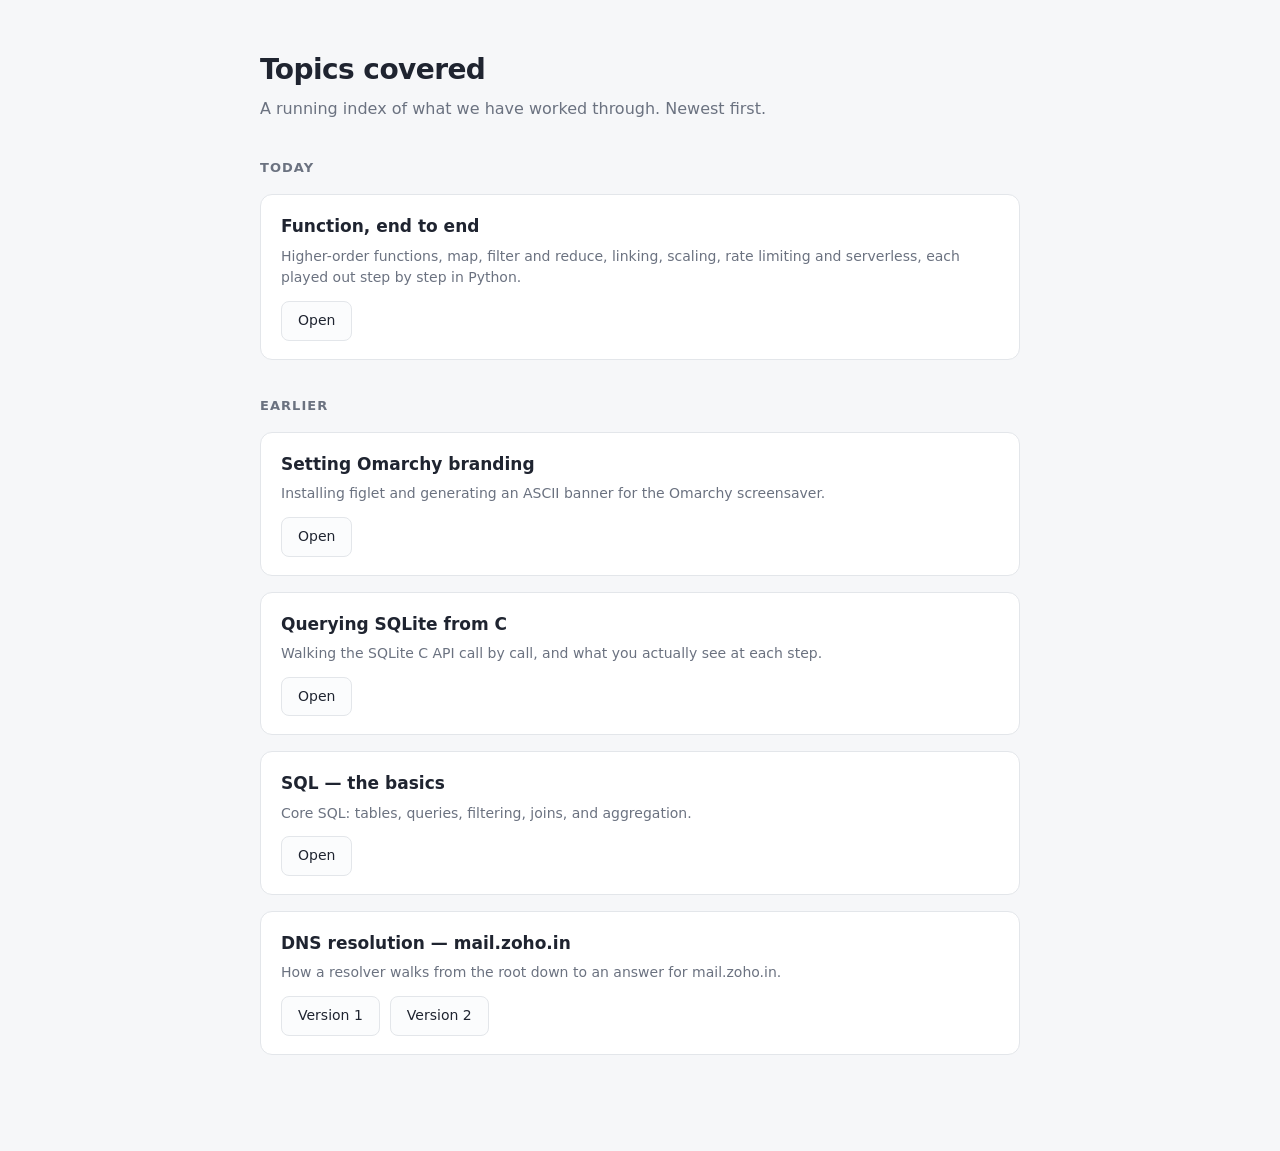
<file: docs/index.html>
<!DOCTYPE html>
<html lang="en">
<head>
<meta charset="utf-8">
<meta name="viewport" content="width=device-width, initial-scale=1">
<title>Topics covered</title>
<style>
  :root{
    --bg:#f6f7f9;
    --card:#ffffff;
    --ink:#1f2430;
    --ink-dim:#6b7280;
    --line:#e3e6ea;
    --accent:#2f6feb;
    --accent-ink:#ffffff;
  }
  *{box-sizing:border-box}
  html,body{margin:0;padding:0}
  body{
    background:var(--bg);
    color:var(--ink);
    font-family:system-ui,-apple-system,"Segoe UI",Roboto,Helvetica,Arial,sans-serif;
    line-height:1.55;
    padding:48px 20px 80px;
  }
  .wrap{max-width:760px;margin:0 auto}

  header{margin-bottom:36px}
  h1{font-size:28px;margin:0 0 6px;letter-spacing:-.02em}
  header p{margin:0;color:var(--ink-dim)}

  section{margin-top:36px}
  h2{
    font-size:13px;text-transform:uppercase;letter-spacing:.08em;
    color:var(--ink-dim);margin:0 0 16px;font-weight:600;
  }

  .topic{
    background:var(--card);
    border:1px solid var(--line);
    border-radius:12px;
    padding:18px 20px;
    margin-bottom:16px;
  }
  .topic h3{font-size:17px;margin:0 0 12px;font-weight:600}
  .topic p.desc{margin:-6px 0 12px;color:var(--ink-dim);font-size:14px}

  .versions{display:flex;flex-wrap:wrap;gap:10px}
  .versions a{
    display:inline-block;
    padding:8px 16px;
    border:1px solid var(--line);
    border-radius:8px;
    background:#fbfcfd;
    color:var(--ink);
    text-decoration:none;
    font-size:14px;
    transition:background .15s ease,border-color .15s ease,color .15s ease;
  }
  .versions a:hover{
    background:var(--accent);
    border-color:var(--accent);
    color:var(--accent-ink);
  }

  .empty{color:var(--ink-dim);font-size:14px;font-style:italic}
</style>
</head>
<body>
<div class="wrap">
  <header>
    <h1>Topics covered</h1>
    <p>A running index of what we have worked through. Newest first.</p>
  </header>

  <section>
    <h2>Today</h2>

    <div class="topic">
      <h3>Function, end to end</h3>
      <p class="desc">Higher-order functions, map, filter and reduce, linking, scaling, rate limiting and serverless, each played out step by step in Python.</p>
      <div class="versions">
        <a href="functions_end_to_end.html">Open</a>
      </div>
    </div>

  </section>

  <section>
    <h2>Earlier</h2>

    <div class="topic">
      <h3>Setting Omarchy branding</h3>
      <p class="desc">Installing figlet and generating an ASCII banner for the Omarchy screensaver.</p>
      <div class="versions">
        <a href="omarchy-branding.html">Open</a>
      </div>
    </div>

    <div class="topic">
      <h3>Querying SQLite from C</h3>
      <p class="desc">Walking the SQLite C API call by call, and what you actually see at each step.</p>
      <div class="versions">
        <a href="sqlite-c-api-walkthrough.html">Open</a>
      </div>
    </div>

    <div class="topic">
      <h3>SQL — the basics</h3>
      <p class="desc">Core SQL: tables, queries, filtering, joins, and aggregation.</p>
      <div class="versions">
        <a href="sql-basics.html">Open</a>
      </div>
    </div>

    <div class="topic">
      <h3>DNS resolution — mail.zoho.in</h3>
      <p class="desc">How a resolver walks from the root down to an answer for mail.zoho.in.</p>
      <div class="versions">
        <a href="dns-resolution-mail-zoho-in-01.html">Version 1</a>
        <a href="dns-resolution-mail-zoho-in-02/index.html">Version 2</a>
      </div>
    </div>
  </section>
</div>
</body>
</html>
</file>
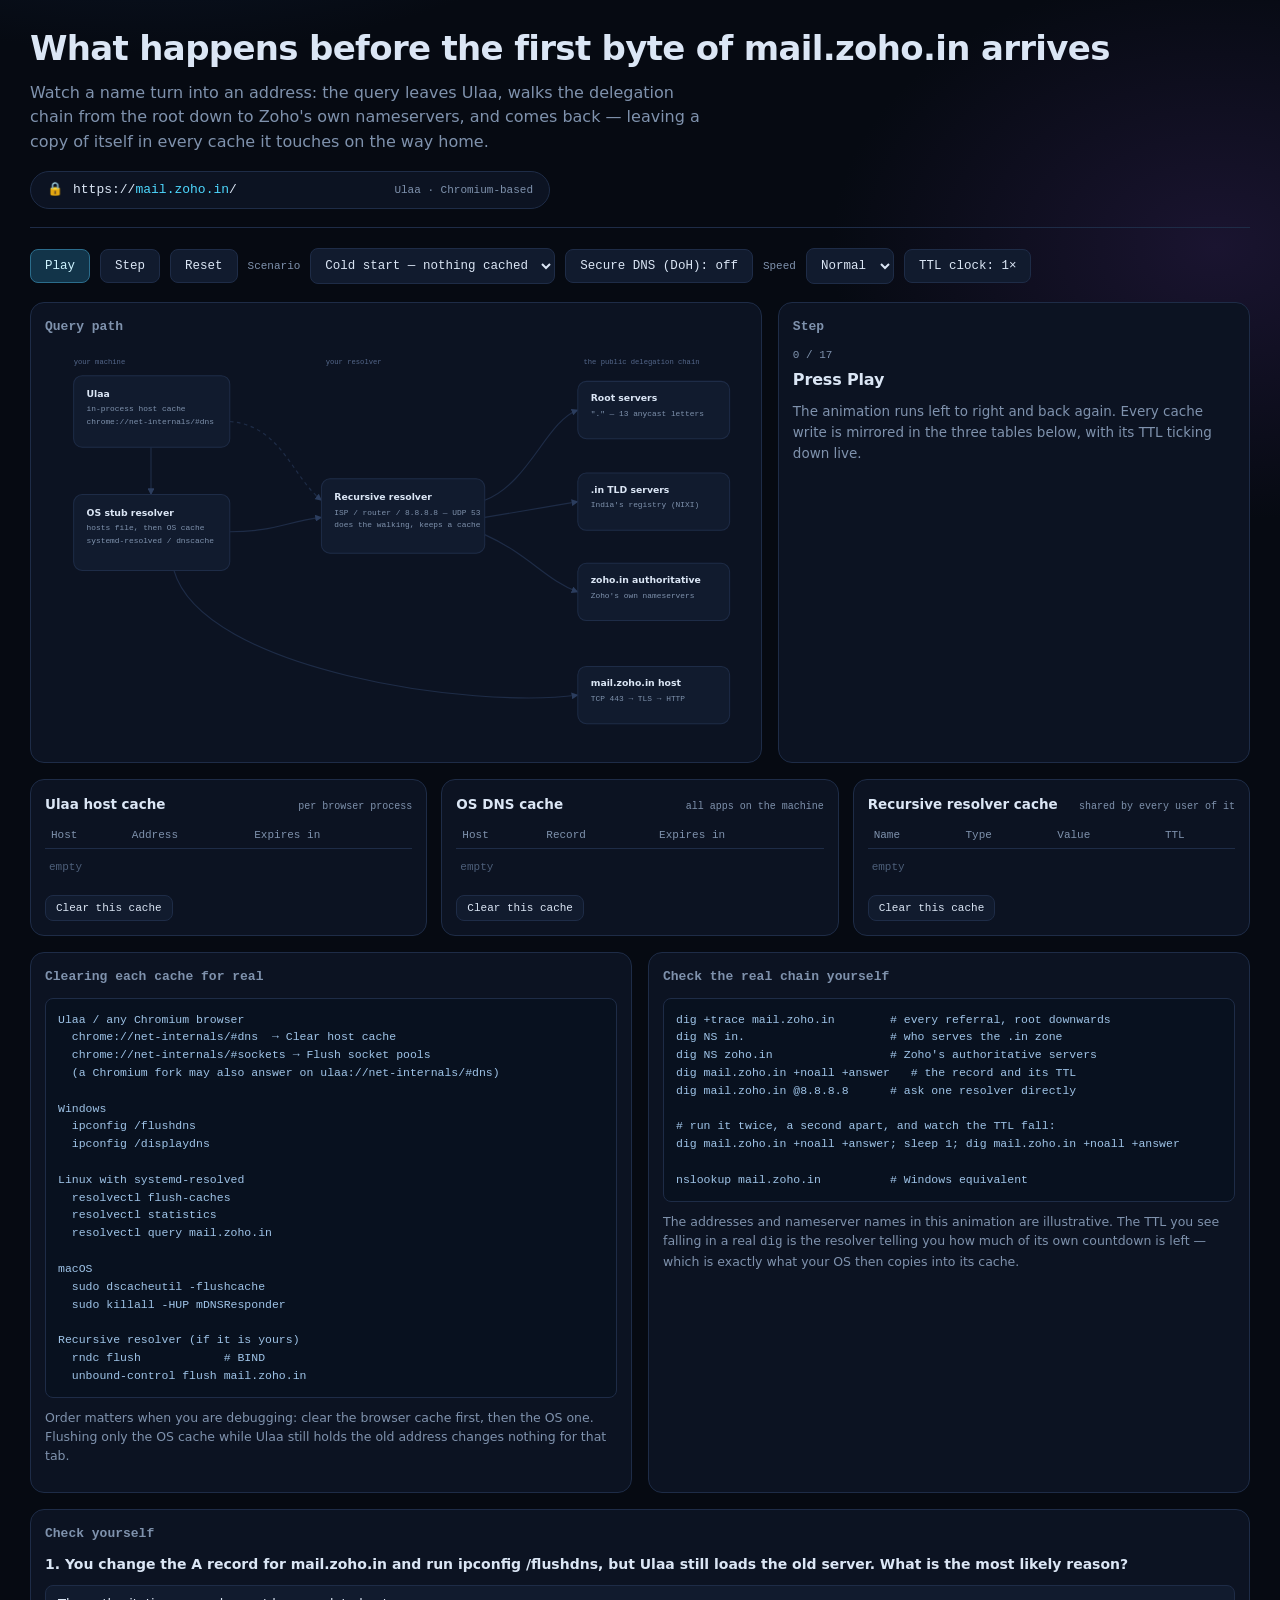
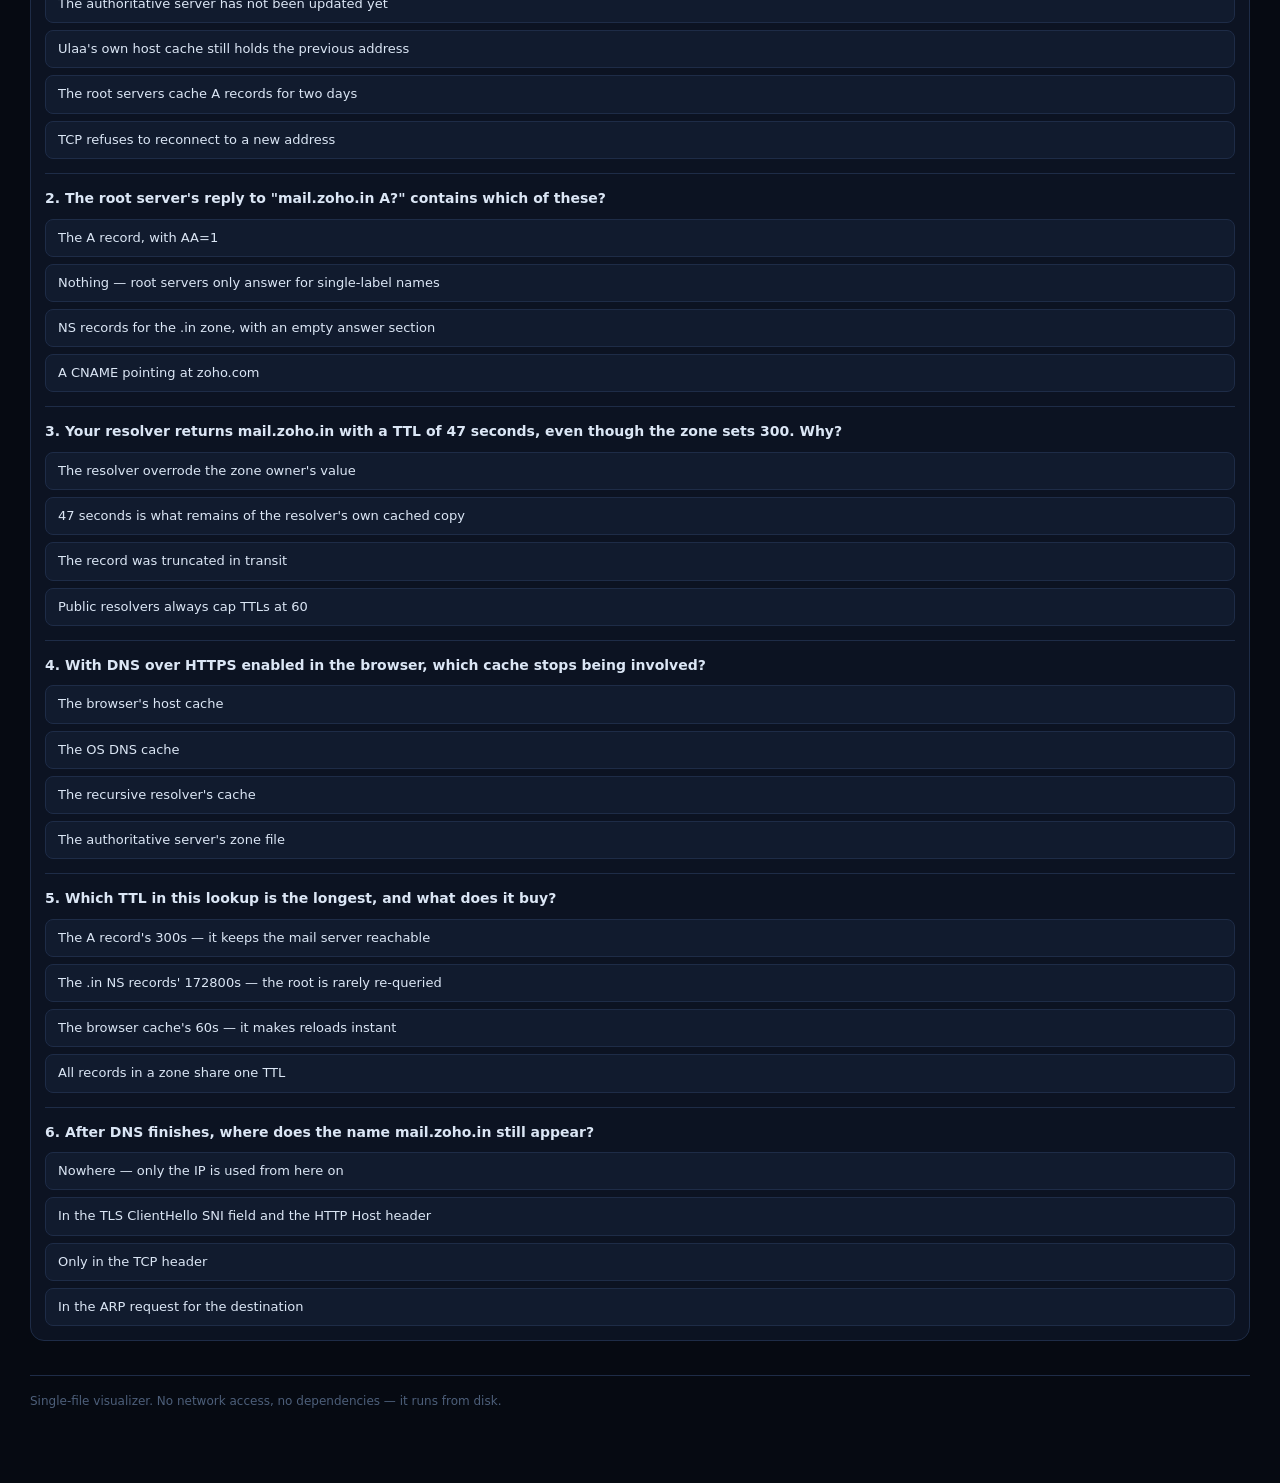
<file: docs/dns-resolution-mail-zoho-in-01/index.html>
<!DOCTYPE html>
<html lang="en">
<head>
<meta charset="utf-8">
<meta name="viewport" content="width=device-width, initial-scale=1">
<title>DNS resolution — mail.zoho.in in Ulaa</title>
<style>
:root{
  --bg:#060a12;
  --panel:#0c1322;
  --panel-2:#111b2e;
  --line:#1e2c47;
  --ink:#dbe6f5;
  --ink-dim:#7f92ad;
  --query:#4dd8ff;
  --referral:#ffb457;
  --answer:#5ce39a;
  --miss:#ff5d73;
  --hit:#b98cff;
  --mono: ui-monospace, "SF Mono", "JetBrains Mono", "Cascadia Mono", Menlo, Consolas, monospace;
  --sans: system-ui, "Segoe UI", Roboto, Helvetica, Arial, sans-serif;
}
*{box-sizing:border-box}
html,body{margin:0;padding:0}
body{
  background:
    radial-gradient(900px 500px at 12% -8%, #10203a 0%, transparent 60%),
    radial-gradient(700px 500px at 95% 8%, #1a1430 0%, transparent 55%),
    var(--bg);
  color:var(--ink); font-family:var(--sans); line-height:1.55;
  padding:22px 18px 70px;
}
.wrap{max-width:1220px;margin:0 auto}

header.top{border-bottom:1px solid var(--line);padding-bottom:18px;margin-bottom:20px}
h1{font-size:clamp(22px,3.4vw,34px);margin:0 0 6px;letter-spacing:-.02em;font-weight:650}
.sub{color:var(--ink-dim);max-width:66ch;margin:0}
.urlbar{
  display:flex;align-items:center;gap:10px;margin-top:16px;
  background:var(--panel);border:1px solid var(--line);border-radius:999px;
  padding:8px 16px;font-family:var(--mono);font-size:13px;max-width:520px;
}
.urlbar .lock{color:var(--answer)}
.urlbar .host{color:var(--query)}
.urlbar .browser{margin-left:auto;color:var(--ink-dim);font-size:11px}

.controls{display:flex;flex-wrap:wrap;gap:10px;align-items:center;margin:18px 0}
button{
  font-family:var(--mono);font-size:12.5px;color:var(--ink);
  background:var(--panel-2);border:1px solid var(--line);border-radius:8px;
  padding:9px 14px;cursor:pointer;transition:border-color .15s,background .15s;
}
button:hover{border-color:var(--query);background:#16253d}
button:focus-visible{outline:2px solid var(--query);outline-offset:2px}
button.primary{background:#123449;border-color:#2b6d8c;color:#cdf3ff}
button.primary:hover{background:#17435f}
button[aria-pressed="true"]{background:#1b2f22;border-color:var(--answer);color:#c6f6dc}
button:disabled{opacity:.4;cursor:not-allowed}
select{
  font-family:var(--mono);font-size:12.5px;background:var(--panel-2);color:var(--ink);
  border:1px solid var(--line);border-radius:8px;padding:9px 10px;
}
.ctl-label{font-family:var(--mono);font-size:11px;color:var(--ink-dim)}

.stage{display:grid;grid-template-columns:minmax(0,1.55fr) minmax(0,1fr);gap:16px}
@media (max-width:980px){.stage{grid-template-columns:1fr}}

.card{background:var(--panel);border:1px solid var(--line);border-radius:14px;padding:14px}
.card h2{font-size:13px;margin:0 0 10px;font-weight:600;color:var(--ink-dim);font-family:var(--mono)}

svg{width:100%;height:auto;display:block}
.node rect{fill:var(--panel-2);stroke:var(--line);stroke-width:1.4;transition:stroke .25s,fill .25s}
.node.active rect{stroke:var(--query);fill:#13253c}
.node.hit rect{stroke:var(--answer);fill:#122a1f}
.node.miss rect{stroke:var(--miss);fill:#2a1319}
.node.bypassed rect{stroke-dasharray:4 4;opacity:.35}
.node.bypassed text{opacity:.35}
.n-title{fill:var(--ink);font:600 13px var(--sans)}
.n-sub{fill:var(--ink-dim);font:11px var(--mono)}
.n-badge{font:10px var(--mono)}
.edge{fill:none;stroke:var(--line);stroke-width:1.6}
.edge.doh{stroke-dasharray:5 5}
.edge.lit{stroke:var(--query);stroke-width:2.4}
.pkt-label{font:10.5px var(--mono);fill:#04121c}
.zone-label{fill:#54678a;font:10px var(--mono)}

.narration{min-height:210px}
.step-no{font-family:var(--mono);font-size:11px;color:var(--ink-dim)}
.step-title{font-size:16px;font-weight:650;margin:4px 0 8px;letter-spacing:-.01em}
.narration p{margin:0 0 9px;font-size:13.5px}
.narration code{font-family:var(--mono);font-size:12px;background:#0a1526;border:1px solid var(--line);border-radius:4px;padding:1px 5px;color:#a8d8ff}
.msg{font-family:var(--mono);font-size:11.5px;background:#08111f;border:1px solid var(--line);border-left:3px solid var(--query);border-radius:6px;padding:9px 11px;margin-top:10px;white-space:pre-wrap;color:#9fc4e8}
.msg.answer{border-left-color:var(--answer)}
.msg.referral{border-left-color:var(--referral)}
.tagline{display:inline-block;font-family:var(--mono);font-size:10.5px;padding:2px 7px;border-radius:999px;margin-right:6px}
.t-miss{background:#2a1319;color:#ff9aa8;border:1px solid #57202b}
.t-hit{background:#12261f;color:#8ff0bb;border:1px solid #235640}
.t-net{background:#101f33;color:#8fd4ff;border:1px solid #23507a}

.caches{display:grid;grid-template-columns:repeat(3,minmax(0,1fr));gap:14px;margin-top:16px}
@media (max-width:900px){.caches{grid-template-columns:1fr}}
.cache-head{display:flex;align-items:baseline;gap:8px;margin-bottom:8px}
.cache-head h3{font-size:13.5px;margin:0;font-weight:650}
.cache-head .scope{font-family:var(--mono);font-size:10px;color:var(--ink-dim);margin-left:auto}
table{width:100%;border-collapse:collapse;font-family:var(--mono);font-size:11px}
th{text-align:left;color:var(--ink-dim);font-weight:500;padding:4px 6px;border-bottom:1px solid var(--line)}
td{padding:5px 6px;border-bottom:1px solid #131f34;color:#b8cbe2;vertical-align:top;word-break:break-all}
tr.fresh td{animation:flashIn .9s ease-out}
tr.dying td{color:var(--miss)}
@keyframes flashIn{from{background:#14382c}to{background:transparent}}
.ttl{color:var(--answer)}
.ttl.low{color:var(--referral)}
.empty{color:#4d5f7a;font-family:var(--mono);font-size:11px;padding:10px 4px}
.flush{margin-top:9px;font-size:11px;padding:6px 10px}

.split{display:grid;grid-template-columns:repeat(2,minmax(0,1fr));gap:16px;margin-top:16px}
@media (max-width:900px){.split{grid-template-columns:1fr}}
pre.cmds{font-family:var(--mono);font-size:11.5px;background:#08111f;border:1px solid var(--line);border-radius:8px;padding:12px;overflow-x:auto;color:#9fc4e8;margin:0}
.note{font-size:12.5px;color:var(--ink-dim);margin-top:10px}

.quiz .q{border-top:1px solid var(--line);padding-top:14px;margin-top:14px}
.quiz .q:first-of-type{border-top:none;padding-top:0;margin-top:0}
.q-text{font-size:14px;font-weight:600;margin-bottom:9px}
.opts{display:flex;flex-direction:column;gap:7px}
.opt{text-align:left;font-family:var(--sans);font-size:13px;padding:9px 12px;line-height:1.4}
.opt.right{background:#12281e;border-color:var(--answer);color:#c6f6dc}
.opt.wrong{background:#2a1319;border-color:var(--miss);color:#ffc0c9}
.explain{margin-top:9px;font-size:12.5px;color:#a9bdd6;border-left:2px solid var(--line);padding-left:11px}
footer{margin-top:34px;padding-top:16px;border-top:1px solid var(--line);color:#4d5f7a;font-size:12px}
@media (prefers-reduced-motion:reduce){*{animation-duration:.01ms!important;transition-duration:.01ms!important}}
</style>
</head>
<body>
<div class="wrap">

<header class="top">
  <h1>What happens before the first byte of mail.zoho.in arrives</h1>
  <p class="sub">Watch a name turn into an address: the query leaves Ulaa, walks the delegation chain from the root down to Zoho's own nameservers, and comes back — leaving a copy of itself in every cache it touches on the way home.</p>
  <div class="urlbar">
    <span class="lock">&#128274;</span>
    <span>https://<span class="host">mail.zoho.in</span>/</span>
    <span class="browser">Ulaa &middot; Chromium-based</span>
  </div>
</header>

<div class="controls">
  <button id="playBtn" class="primary">Play</button>
  <button id="stepBtn">Step</button>
  <button id="resetBtn">Reset</button>
  <span class="ctl-label">Scenario</span>
  <select id="scenario">
    <option value="cold">Cold start — nothing cached</option>
    <option value="warmOS">OS cache already has it</option>
    <option value="warmBrowser">Ulaa cache already has it</option>
  </select>
  <button id="dohBtn" aria-pressed="false">Secure DNS (DoH): off</button>
  <span class="ctl-label">Speed</span>
  <select id="speed">
    <option value="1600">Slow</option>
    <option value="1000" selected>Normal</option>
    <option value="450">Fast</option>
  </select>
  <button id="clockBtn" aria-pressed="false">TTL clock: 1&times;</button>
</div>

<div class="stage">
  <div class="card">
    <h2>Query path</h2>
    <svg id="topo" viewBox="0 0 980 560" role="img" aria-label="Animated diagram of the DNS query path">
      <defs>
        <marker id="arrow" viewBox="0 0 10 10" refX="9" refY="5" markerWidth="6" markerHeight="6" orient="auto-start-reverse">
          <path d="M0,0 L10,5 L0,10 z" fill="#2b3d5e"/>
        </marker>
      </defs>

      <text class="zone-label" x="40" y="24">your machine</text>
      <text class="zone-label" x="392" y="24">your resolver</text>
      <text class="zone-label" x="752" y="24">the public delegation chain</text>

      <!-- edges -->
      <path id="e_bo" class="edge" d="M148,140 L148,206" marker-end="url(#arrow)"/>
      <path id="e_or" class="edge" d="M258,258 C320,258 336,244 386,238" marker-end="url(#arrow)"/>
      <path id="e_bd" class="edge doh" d="M258,104 C330,110 344,180 386,214" marker-end="url(#arrow)"/>
      <path id="e_rroot" class="edge" d="M614,214 C676,190 700,104 744,88" marker-end="url(#arrow)"/>
      <path id="e_rtld" class="edge" d="M614,238 L744,216" marker-end="url(#arrow)"/>
      <path id="e_rauth" class="edge" d="M614,262 C676,290 700,326 744,342" marker-end="url(#arrow)"/>
      <path id="e_bweb" class="edge" d="M180,312 C220,452 600,506 744,486" marker-end="url(#arrow)"/>

      <!-- nodes -->
      <g class="node" id="n_browser">
        <rect x="40" y="40" width="218" height="100" rx="12"/>
        <text class="n-title" x="58" y="70">Ulaa</text>
        <text class="n-sub" x="58" y="90">in-process host cache</text>
        <text class="n-sub" x="58" y="108">chrome://net-internals/#dns</text>
        <text class="n-badge" id="b_browser" x="58" y="128"></text>
      </g>

      <g class="node" id="n_os">
        <rect x="40" y="206" width="218" height="106" rx="12"/>
        <text class="n-title" x="58" y="236">OS stub resolver</text>
        <text class="n-sub" x="58" y="256">hosts file, then OS cache</text>
        <text class="n-sub" x="58" y="274">systemd-resolved / dnscache</text>
        <text class="n-badge" id="b_os" x="58" y="298"></text>
      </g>

      <g class="node" id="n_resolver">
        <rect x="386" y="184" width="228" height="104" rx="12"/>
        <text class="n-title" x="404" y="214">Recursive resolver</text>
        <text class="n-sub" id="s_resolver" x="404" y="234">ISP / router / 8.8.8.8 &mdash; UDP 53</text>
        <text class="n-sub" x="404" y="252">does the walking, keeps a cache</text>
        <text class="n-badge" id="b_resolver" x="404" y="274"></text>
      </g>

      <g class="node" id="n_root">
        <rect x="744" y="48" width="212" height="80" rx="12"/>
        <text class="n-title" x="762" y="76">Root servers</text>
        <text class="n-sub" x="762" y="96">"." &mdash; 13 anycast letters</text>
        <text class="n-badge" id="b_root" x="762" y="116"></text>
      </g>

      <g class="node" id="n_tld">
        <rect x="744" y="176" width="212" height="80" rx="12"/>
        <text class="n-title" x="762" y="204">.in TLD servers</text>
        <text class="n-sub" x="762" y="224">India's registry (NIXI)</text>
        <text class="n-badge" id="b_tld" x="762" y="244"></text>
      </g>

      <g class="node" id="n_auth">
        <rect x="744" y="302" width="212" height="80" rx="12"/>
        <text class="n-title" x="762" y="330">zoho.in authoritative</text>
        <text class="n-sub" x="762" y="350">Zoho's own nameservers</text>
        <text class="n-badge" id="b_auth" x="762" y="370"></text>
      </g>

      <g class="node" id="n_web">
        <rect x="744" y="446" width="212" height="80" rx="12"/>
        <text class="n-title" x="762" y="474">mail.zoho.in host</text>
        <text class="n-sub" x="762" y="494">TCP 443 &rarr; TLS &rarr; HTTP</text>
        <text class="n-badge" id="b_web" x="762" y="514"></text>
      </g>

      <g id="packet" opacity="0">
        <rect id="pkt_rect" x="-70" y="-13" width="140" height="26" rx="13" fill="#4dd8ff"/>
        <text id="pkt_text" class="pkt-label" text-anchor="middle" y="4"></text>
      </g>
    </svg>
  </div>

  <div class="card narration">
    <h2>Step</h2>
    <div class="step-no" id="stepNo">0 / 0</div>
    <div class="step-title" id="stepTitle">Press Play</div>
    <div id="stepBody"><p class="sub">The animation runs left to right and back again. Every cache write is mirrored in the three tables below, with its TTL ticking down live.</p></div>
  </div>
</div>

<div class="caches">
  <div class="card">
    <div class="cache-head">
      <h3>Ulaa host cache</h3>
      <span class="scope">per browser process</span>
    </div>
    <table><thead><tr><th>Host</th><th>Address</th><th>Expires in</th></tr></thead>
      <tbody id="tb_browser"></tbody></table>
    <div id="em_browser" class="empty">empty</div>
    <button class="flush" data-flush="browser">Clear this cache</button>
  </div>

  <div class="card">
    <div class="cache-head">
      <h3>OS DNS cache</h3>
      <span class="scope">all apps on the machine</span>
    </div>
    <table><thead><tr><th>Host</th><th>Record</th><th>Expires in</th></tr></thead>
      <tbody id="tb_os"></tbody></table>
    <div id="em_os" class="empty">empty</div>
    <button class="flush" data-flush="os">Clear this cache</button>
  </div>

  <div class="card">
    <div class="cache-head">
      <h3>Recursive resolver cache</h3>
      <span class="scope">shared by every user of it</span>
    </div>
    <table><thead><tr><th>Name</th><th>Type</th><th>Value</th><th>TTL</th></tr></thead>
      <tbody id="tb_res"></tbody></table>
    <div id="em_res" class="empty">empty</div>
    <button class="flush" data-flush="res">Clear this cache</button>
  </div>
</div>

<div class="split">
  <div class="card">
    <h2>Clearing each cache for real</h2>
<pre class="cmds">Ulaa / any Chromium browser
  chrome://net-internals/#dns  &rarr; Clear host cache
  chrome://net-internals/#sockets &rarr; Flush socket pools
  (a Chromium fork may also answer on ulaa://net-internals/#dns)

Windows
  ipconfig /flushdns
  ipconfig /displaydns

Linux with systemd-resolved
  resolvectl flush-caches
  resolvectl statistics
  resolvectl query mail.zoho.in

macOS
  sudo dscacheutil -flushcache
  sudo killall -HUP mDNSResponder

Recursive resolver (if it is yours)
  rndc flush            # BIND
  unbound-control flush mail.zoho.in</pre>
    <p class="note">Order matters when you are debugging: clear the browser cache first, then the OS one. Flushing only the OS cache while Ulaa still holds the old address changes nothing for that tab.</p>
  </div>

  <div class="card">
    <h2>Check the real chain yourself</h2>
<pre class="cmds">dig +trace mail.zoho.in        # every referral, root downwards
dig NS in.                     # who serves the .in zone
dig NS zoho.in                 # Zoho's authoritative servers
dig mail.zoho.in +noall +answer   # the record and its TTL
dig mail.zoho.in @8.8.8.8      # ask one resolver directly

# run it twice, a second apart, and watch the TTL fall:
dig mail.zoho.in +noall +answer; sleep 1; dig mail.zoho.in +noall +answer

nslookup mail.zoho.in          # Windows equivalent</pre>
    <p class="note">The addresses and nameserver names in this animation are illustrative. The TTL you see falling in a real <code>dig</code> is the resolver telling you how much of its own countdown is left — which is exactly what your OS then copies into its cache.</p>
  </div>
</div>

<div class="card quiz" style="margin-top:16px">
  <h2>Check yourself</h2>
  <div id="quiz"></div>
</div>

<footer>Single-file visualizer. No network access, no dependencies — it runs from disk.</footer>
</div>

<script>
"use strict";

/* ---------------- data ---------------- */
const IP = "136.143.190.61";
const TTL_A = 300, TTL_NS_IN = 172800, TTL_NS_ZOHO = 86400, TTL_BROWSER = 60;

const nodes = ["browser","os","resolver","root","tld","auth","web"];
const nodeEl = {};
const badgeEl = {};
nodes.forEach(n=>{ nodeEl[n]=document.getElementById("n_"+n); badgeEl[n]=document.getElementById("b_"+n); });

const state = {
  steps:[], i:-1, playing:false, animating:false, doh:false,
  clockMult:1, speed:1000,
  caches:{ browser:[], os:[], res:[] }
};

function mk(o){ return Object.assign({edge:null,dir:1,pkt:"",color:"query",nodeState:{},effects:[]}, o); }

function buildSteps(scn, doh){
  const S = [];
  const dohNote = doh
    ? `<p><span class="tagline t-net">DoH on</span>Ulaa is resolving names itself over HTTPS, so the operating system's resolver and its cache are skipped entirely.</p>` : "";

  S.push(mk({
    title:"You press Enter on https://mail.zoho.in",
    body:`<p>Ulaa splits the URL first. Scheme <code>https</code> fixes the port at 443. The host label <code>mail.zoho.in</code> is the only part DNS cares about — the path, the query string and the fragment never leave your machine as part of a DNS query.</p>
          <p>Read the name right to left: <code>.</code> (root) &rarr; <code>in</code> &rarr; <code>zoho</code> &rarr; <code>mail</code>. That is the order the lookup will follow.</p>
          <div class="msg">Question section
  QNAME  mail.zoho.in.
  QTYPE  A        (AAAA is asked for in parallel)
  QCLASS IN</div>`,
    nodeState:{browser:"active"}
  }));

  if (scn === "warmBrowser") {
    S.push(mk({
      title:"Ulaa's own cache answers",
      body:`<p><span class="tagline t-hit">hit</span>The address is still in Ulaa's in-process host cache and has not expired, so no packet is generated at all. Not by the browser, not by the OS.</p>
            <p>This is why a page can keep loading from a stale address minutes after you have changed a DNS record and flushed the OS cache.</p>`,
      nodeState:{browser:"hit"}, badges:{browser:"HIT"}
    }));
    S.push(connectStep());
    return S;
  }

  S.push(mk({
    title:"Ulaa checks its own host cache — miss",
    body:`<p><span class="tagline t-miss">miss</span>Chromium keeps a small host cache inside the browser process, visible at <code>chrome://net-internals/#dns</code>. It is not the OS cache and it survives nothing: closing the browser empties it.</p>
          <p>Entries expire on the record's TTL when Ulaa resolves names itself. When the answer comes back through the OS resolver, no TTL is reported, so Chromium falls back to a short fixed lifetime of about a minute.</p>${dohNote}`,
    nodeState:{browser:"miss"}, badges:{browser:"MISS"}
  }));

  if (!doh) {
    S.push(mk({
      edge:"e_bo", dir:1, pkt:"getaddrinfo()", color:"query",
      title:"Ulaa hands the name to the OS stub resolver",
      body:`<p>This is a library call, not a network packet. The stub resolver on your machine is what actually knows which servers to ask — it read that from DHCP when you joined the network.</p>
            <p>On Linux, <code>/etc/nsswitch.conf</code> decides the order it consults sources; on Windows the DNS Client service does the same job.</p>`,
      nodeState:{os:"active"}
    }));
    S.push(mk({
      title:"Hosts file, then the OS cache",
      body:`<p>The static file is checked first: <code>/etc/hosts</code> on Linux and macOS, <code>C:\\Windows\\System32\\drivers\\etc\\hosts</code> on Windows. No entry for <code>mail.zoho.in</code>, so the lookup continues.</p>
            <p>${scn==="warmOS" ? '<span class="tagline t-hit">hit</span>The OS cache still holds the record from an earlier lookup, so the answer is returned without a single packet leaving the machine.' : '<span class="tagline t-miss">miss</span>The OS cache is empty for this name too. A packet now has to leave your machine.'}</p>`,
      nodeState:{os: scn==="warmOS" ? "hit":"miss"}, badges:{os: scn==="warmOS"?"HIT":"MISS"}
    }));
    if (scn === "warmOS") {
      S.push(mk({
        edge:"e_bo", dir:-1, pkt:"A "+IP, color:"answer",
        title:"Answer returns, and Ulaa caches a copy",
        body:`<p>The OS returns the address it already had, with whatever TTL is left on it — not the original 300. Ulaa writes that into its own cache, so the same name is now held in two places with two different countdowns.</p>`,
        nodeState:{browser:"hit"},
        effects:[["browser", {host:"mail.zoho.in", val:IP, ttl:TTL_BROWSER}]]
      }));
      S.push(connectStep());
      return S;
    }
  }

  S.push(mk({
    edge: doh ? "e_bd" : "e_or", dir:1,
    pkt: doh ? "POST /dns-query" : "query RD=1",
    color:"query",
    title: doh ? "Ulaa sends the query itself, over HTTPS" : "The stub asks the recursive resolver",
    body: doh
      ? `<p>With DNS over HTTPS the query is wrapped in a normal HTTPS request to a resolver endpoint on port 443. To anything watching the wire it is indistinguishable from other web traffic, and the OS resolver never sees it.</p>
         <p>The consequence for debugging: <code>ipconfig /flushdns</code> or <code>resolvectl flush-caches</code> will not touch this lookup at all. Only the browser's own cache matters.</p>
         <div class="msg">POST /dns-query HTTP/2
Host: (configured DoH resolver)
Content-Type: application/dns-message
&lt;wire-format query for mail.zoho.in A&gt;</div>`
      : `<p>A UDP datagram to port 53 on the resolver your DHCP lease named — the home router, the campus resolver, or a public one you configured. The recursion-desired bit is what says "do the whole job for me and hand me the final answer".</p>
         <div class="msg">DNS header
  ID    0x8f21
  QR    0  (query)
  RD    1  (recursion desired)
  RA    -
  QDCOUNT 1</div>`,
    nodeState:{resolver:"active"}
  }));

  S.push(mk({
    title:"The resolver's cache is empty for this name",
    body:`<p><span class="tagline t-miss">miss</span>Nothing for <code>mail.zoho.in</code>, nothing for <code>zoho.in</code>, nothing for <code>in</code>. The only thing it starts with is the root hints file — the addresses of the thirteen root server letters, shipped with the software.</p>
          <p>Everything from here is <em>iterative</em>: the resolver asks, gets pointed somewhere better, and asks again. The root never fetches an answer on its behalf.</p>`,
    nodeState:{resolver:"miss"}, badges:{resolver:"MISS"}
  }));

  S.push(mk({
    edge:"e_rroot", dir:1, pkt:"mail.zoho.in A?", color:"query",
    title:"Ask a root server",
    body:`<p>The resolver sends the full name, not just the last label. Root servers do not know about <code>zoho</code> — they only know who runs each top-level domain.</p>`,
    nodeState:{root:"active"}
  }));

  S.push(mk({
    edge:"e_rroot", dir:-1, pkt:"referral: .in NS", color:"referral",
    title:"Root replies with a referral, not an answer",
    body:`<p>The answer section is empty and <code>AA=0</code>. What comes back is the authority section: the nameservers for the <code>in</code> zone, plus glue records giving their addresses so the resolver doesn't need a second lookup to find them.</p>
          <div class="msg referral">;; ANSWER: 0   AUTHORITY: 4   ADDITIONAL: 4
in.  172800  IN  NS  ns1.registry.in.
in.  172800  IN  NS  ns2.registry.in.   (illustrative names)</div>
          <p>That two-day TTL is why the root gets asked about <code>.in</code> so rarely.</p>`,
    nodeState:{root:"hit"}, badges:{root:"referral"},
    effects:[["res",{host:"in.", type:"NS", val:"ns1.registry.in.", ttl:TTL_NS_IN}]]
  }));

  S.push(mk({
    edge:"e_rtld", dir:1, pkt:"mail.zoho.in A?", color:"query",
    title:"Ask the .in registry servers",
    body:`<p>Same question, one level lower. The <code>.in</code> servers hold the delegation records for every second-level domain registered under India's TLD.</p>`,
    nodeState:{tld:"active"}
  }));

  S.push(mk({
    edge:"e_rtld", dir:-1, pkt:"referral: zoho.in NS", color:"referral",
    title:"Another referral — now to Zoho's nameservers",
    body:`<p>Still not an answer. The registry hands over the NS records that Zoho set when it registered the domain. This is the delegation boundary: below it, the registry has no data.</p>
          <div class="msg referral">zoho.in.  86400  IN  NS  ns1.zoho.com.
zoho.in.  86400  IN  NS  ns2.zoho.com.   (illustrative names)</div>`,
    nodeState:{tld:"hit"}, badges:{tld:"referral"},
    effects:[["res",{host:"zoho.in.", type:"NS", val:"ns1.zoho.com.", ttl:TTL_NS_ZOHO}]]
  }));

  S.push(mk({
    edge:"e_rauth", dir:1, pkt:"mail.zoho.in A?", color:"query",
    title:"Ask the authoritative server for zoho.in",
    body:`<p>Third time, same question. This server holds the actual zone file, so it can answer from its own data rather than pointing anywhere else.</p>`,
    nodeState:{auth:"active"}
  }));

  S.push(mk({
    edge:"e_rauth", dir:-1, pkt:"A "+IP+" TTL 300", color:"answer",
    title:"An authoritative answer, at last",
    body:`<p><span class="tagline t-hit">AA=1</span>The authoritative-answer bit is set, and the answer section carries the record with the TTL the zone owner chose. A short TTL like 300 seconds is a deliberate choice: it lets Zoho move the service quickly, at the cost of more queries.</p>
          <div class="msg answer">;; flags: qr aa rd; ANSWER: 1
mail.zoho.in.  300  IN  A  ${IP}
(illustrative address — confirm with dig)</div>
          <p>If the zone used a CNAME instead, the resolver would get an alias here and start a fresh lookup for the target name before it had anything to return.</p>`,
    nodeState:{auth:"hit"}, badges:{auth:"AA=1"},
    effects:[["res",{host:"mail.zoho.in.", type:"A", val:IP, ttl:TTL_A}]]
  }));

  S.push(mk({
    edge: doh ? "e_bd" : "e_or", dir:-1,
    pkt: doh ? "200 OK · dns-message" : "answer RA=1",
    color:"answer",
    title: doh ? "The DoH response comes straight back to Ulaa" : "The resolver answers your machine",
    body:`<p>The resolver has now cached three things at three different lifetimes: the root's referral to <code>.in</code> for two days, the delegation to Zoho's nameservers for a day, and the address itself for five minutes. The next person on this resolver who asks for anything under <code>zoho.in</code> skips straight to the last step.</p>
          <p>The TTL it forwards is its own <em>remaining</em> countdown, not the original 300. Ask a busy public resolver for a popular name and you will often see a TTL of 40 or 12 — that is the shared copy ageing.</p>
          ${doh ? '<p>Because the query never went through the OS resolver, the OS cache below stays empty.</p>' : ''}`,
    nodeState:{resolver:"hit"}, badges:{resolver:"cached"}
  }));

  if (!doh) {
    S.push(mk({
      edge:"e_bo", dir:-1, pkt:"A "+IP, color:"answer",
      title:"The OS cache writes the entry",
      body:`<p>The stub resolver stores the record and starts its own countdown from the TTL it was handed. Every application on the machine now benefits — a mail client hitting the same host will not generate a query.</p>
            <p>This is the cache that <code>ipconfig /flushdns</code> and <code>resolvectl flush-caches</code> empty. Watch the countdown in the middle table.</p>`,
      nodeState:{os:"hit"}, badges:{os:"cached"},
      effects:[["os",{host:"mail.zoho.in", type:"A "+IP, ttl:TTL_A}]]
    }));
  }

  S.push(mk({
    title:"Ulaa writes its own copy",
    body:`<p>The browser keeps its result independently of the OS. Two caches, two countdowns, and the browser's is usually the shorter of the two — which is why an address can disappear from Ulaa and still sit in the OS cache for minutes afterwards.</p>
          <p>${doh ? 'With DoH on this is the <em>only</em> cache holding the record on your machine.' : 'Now both tables below are populated, from the same lookup, with different lifetimes.'}</p>
          <p>Chromium also keeps a socket pool keyed to this address, so even after the cache entry expires an already-open connection keeps being used.</p>`,
    nodeState:{browser:"hit"}, badges:{browser:"cached"},
    effects:[["browser",{host:"mail.zoho.in", val:IP, ttl:TTL_BROWSER}]]
  }));

  S.push(connectStep());

  S.push(mk({
    title:"The second visit costs nothing",
    body:`<p><span class="tagline t-hit">hit</span>Reload the page inside the next minute and step one answers it. No packet on port 53, no HTTPS query, nothing.</p>
          <p>Let the browser TTL run out and the next lookup stops one level down at the OS cache. Let that expire too and it reaches the resolver — which still has the delegation cached, so it asks one server instead of three. Caches degrade in layers, not all at once.</p>
          <p>Try it: press the TTL clock button to run time 60&times; faster and watch the three tables empty in that order.</p>`,
    nodeState:{browser:"hit"}, badges:{browser:"HIT"}
  }));

  return S;
}

function connectStep(){
  return mk({
    edge:"e_bweb", dir:1, pkt:"SYN &rarr; "+IP+":443", color:"query",
    title:"DNS is done — now the actual connection",
    body:`<p>Everything so far was to learn one number. Ulaa opens a TCP connection to <code>${IP}:443</code>, completes the TLS handshake with <code>mail.zoho.in</code> in the SNI field, and only then sends <code>GET /</code>.</p>
          <p>The name reappears twice after DNS finishes: in the TLS SNI extension, so the server knows which certificate to present, and in the HTTP <code>Host</code> header. One IP can serve many names, which is why both are needed.</p>
          <div class="msg">TCP  SYN &rarr; SYN-ACK &rarr; ACK
TLS  ClientHello  server_name = mail.zoho.in
HTTP :method GET  :authority mail.zoho.in</div>`,
    nodeState:{web:"active"}, badges:{web:"connected"}
  });
}

/* ---------------- rendering ---------------- */
const colorMap = {query:"#4dd8ff", referral:"#ffb457", answer:"#5ce39a"};
const pkt = document.getElementById("packet");
const pktRect = document.getElementById("pkt_rect");
const pktText = document.getElementById("pkt_text");
const reduced = window.matchMedia("(prefers-reduced-motion: reduce)").matches;

function clearVisuals(){
  nodes.forEach(n=>{ nodeEl[n].classList.remove("active","hit","miss"); badgeEl[n].textContent=""; });
  document.querySelectorAll(".edge").forEach(e=>e.classList.remove("lit"));
}

function applyStep(st){
  clearVisuals();
  Object.entries(st.nodeState||{}).forEach(([n,c])=>nodeEl[n].classList.add(c));
  Object.entries(st.badges||{}).forEach(([n,t])=>{
    badgeEl[n].textContent = t;
    badgeEl[n].setAttribute("fill", /MISS/.test(t) ? "#ff5d73" : "#5ce39a");
  });
  document.getElementById("stepNo").textContent = (state.i+1)+" / "+state.steps.length;
  document.getElementById("stepTitle").textContent = st.title;
  document.getElementById("stepBody").innerHTML = st.body;
  (st.effects||[]).forEach(([c,rec])=>addCache(c, rec));
}

function animateEdge(st){
  return new Promise(res=>{
    if(!st.edge){ pkt.setAttribute("opacity","0"); return res(); }
    const path = document.getElementById(st.edge);
    path.classList.add("lit");
    const len = path.getTotalLength();
    const dur = reduced ? 1 : state.speed;
    const w = Math.max(90, st.pkt.replace(/&\w+;/g,"x").length*7.4);
    pktRect.setAttribute("width", w);
    pktRect.setAttribute("x", -w/2);
    pktRect.setAttribute("fill", colorMap[st.color]);
    pktText.innerHTML = st.pkt;
    pkt.setAttribute("opacity","1");
    const t0 = performance.now();
    (function frame(now){
      let p = Math.min(1,(now-t0)/dur);
      const e = p<.5 ? 2*p*p : 1-Math.pow(-2*p+2,2)/2;
      const at = st.dir===1 ? e*len : (1-e)*len;
      const pt = path.getPointAtLength(at);
      pkt.setAttribute("transform","translate("+pt.x+","+pt.y+")");
      if(p<1) requestAnimationFrame(frame);
      else { setTimeout(()=>{pkt.setAttribute("opacity","0"); res();}, 160); }
    })(t0);
  });
}

async function goToStep(k){
  if(state.animating || k>=state.steps.length) return false;
  state.animating = true;
  state.i = k;
  const st = state.steps[k];
  applyStep(st);
  await animateEdge(st);
  state.animating = false;
  return true;
}

/* ---------------- caches ---------------- */
function addCache(which, rec){
  const list = state.caches[which];
  const key = rec.host + "|" + (rec.type||"");
  const existing = list.find(r=>r.key===key);
  if(existing){ existing.ttl = rec.ttl; existing.fresh = true; }
  else list.push(Object.assign({key, fresh:true}, rec));
  renderCaches();
}

function fmtTTL(s){
  if(s>=86400) return Math.floor(s/86400)+"d "+Math.floor((s%86400)/3600)+"h";
  if(s>=3600) return Math.floor(s/3600)+"h "+Math.floor((s%3600)/60)+"m";
  if(s>=60) return Math.floor(s/60)+"m "+(s%60)+"s";
  return s+"s";
}

function renderCaches(){
  renderOne("browser","tb_browser","em_browser", r=>[r.host, r.val]);
  renderOne("os","tb_os","em_os", r=>[r.host, r.type]);
  renderOne("res","tb_res","em_res", r=>[r.host, r.type, r.val]);
}
function renderOne(which, tbId, emId, cols){
  const tb = document.getElementById(tbId), em = document.getElementById(emId);
  const list = state.caches[which];
  tb.innerHTML = "";
  em.style.display = list.length ? "none" : "block";
  list.forEach(r=>{
    const tr = document.createElement("tr");
    if(r.fresh){ tr.className="fresh"; r.fresh=false; }
    if(r.ttl<=15) tr.classList.add("dying");
    cols(r).forEach(c=>{ const td=document.createElement("td"); td.textContent=c; tr.appendChild(td); });
    const td = document.createElement("td");
    td.className = "ttl" + (r.ttl<=30 ? " low":"");
    td.textContent = fmtTTL(r.ttl);
    tr.appendChild(td);
    tb.appendChild(tr);
  });
}

setInterval(()=>{
  let changed=false;
  Object.keys(state.caches).forEach(k=>{
    const before = state.caches[k].length;
    state.caches[k].forEach(r=>{ r.ttl -= state.clockMult; });
    state.caches[k] = state.caches[k].filter(r=>r.ttl>0);
    if(state.caches[k].length!==before) changed=true;
  });
  if(state.caches.browser.length||state.caches.os.length||state.caches.res.length||changed) renderCaches();
},1000);

/* ---------------- controls ---------------- */
const playBtn=document.getElementById("playBtn"), stepBtn=document.getElementById("stepBtn"),
      resetBtn=document.getElementById("resetBtn"), scnSel=document.getElementById("scenario"),
      dohBtn=document.getElementById("dohBtn"), speedSel=document.getElementById("speed"),
      clockBtn=document.getElementById("clockBtn");

function rebuild(){
  state.steps = buildSteps(scnSel.value, state.doh);
  state.i = -1; state.playing=false;
  playBtn.textContent="Play";
  clearVisuals();
  state.caches = {browser:[],os:[],res:[]};
  if(scnSel.value==="warmBrowser") state.caches.browser=[{key:"mail.zoho.in|",host:"mail.zoho.in",val:IP,ttl:44}];
  if(scnSel.value==="warmOS") state.caches.os=[{key:"mail.zoho.in|A",host:"mail.zoho.in",type:"A "+IP,ttl:212}];
  if(scnSel.value!=="cold") state.caches.res=[{key:"mail.zoho.in.|A",host:"mail.zoho.in.",type:"A",val:IP,ttl:212}];
  renderCaches();
  nodeEl.os.classList.toggle("bypassed", state.doh);
  document.getElementById("s_resolver").textContent = state.doh
    ? "DoH endpoint — HTTPS 443" : "ISP / router / 8.8.8.8 — UDP 53";
  document.getElementById("stepNo").textContent = "0 / "+state.steps.length;
  document.getElementById("stepTitle").textContent = "Press Play";
  document.getElementById("stepBody").innerHTML = '<p class="sub">The animation runs left to right and back again. Every cache write is mirrored in the three tables below, with its TTL ticking down live.</p>';
}

async function runLoop(){
  while(state.playing && state.i+1 < state.steps.length){
    await goToStep(state.i+1);
    if(!state.playing) break;
    await new Promise(r=>setTimeout(r, reduced?300:state.speed*0.9));
  }
  state.playing=false; playBtn.textContent = (state.i+1>=state.steps.length) ? "Replay" : "Play";
  if(state.i+1>=state.steps.length && playBtn.textContent==="Replay"){ /* keep caches */ }
}

playBtn.addEventListener("click", ()=>{
  if(state.playing){ state.playing=false; playBtn.textContent="Play"; return; }
  if(state.i+1>=state.steps.length) rebuild();
  state.playing=true; playBtn.textContent="Pause"; runLoop();
});
stepBtn.addEventListener("click", ()=>{ state.playing=false; playBtn.textContent="Play"; goToStep(state.i+1); });
resetBtn.addEventListener("click", rebuild);
scnSel.addEventListener("change", rebuild);
dohBtn.addEventListener("click", ()=>{
  state.doh=!state.doh;
  dohBtn.setAttribute("aria-pressed", String(state.doh));
  dohBtn.textContent = "Secure DNS (DoH): " + (state.doh?"on":"off");
  rebuild();
});
speedSel.addEventListener("change", e=>state.speed=+e.target.value);
clockBtn.addEventListener("click", ()=>{
  state.clockMult = state.clockMult===1 ? 60 : 1;
  clockBtn.setAttribute("aria-pressed", String(state.clockMult!==1));
  clockBtn.textContent = "TTL clock: "+state.clockMult+"\u00d7";
});
document.querySelectorAll("[data-flush]").forEach(b=>{
  b.addEventListener("click", ()=>{ state.caches[b.dataset.flush]=[]; renderCaches(); });
});

/* ---------------- quiz ---------------- */
const QUIZ = [
  {q:"You change the A record for mail.zoho.in and run ipconfig /flushdns, but Ulaa still loads the old server. What is the most likely reason?",
   o:["The authoritative server has not been updated yet","Ulaa's own host cache still holds the previous address","The root servers cache A records for two days","TCP refuses to reconnect to a new address"],
   a:1, e:"The browser cache is separate from the OS cache. Clear it at chrome://net-internals/#dns — and if a connection is already open, the socket pool may keep using it even after the entry is gone."},

  {q:"The root server's reply to \"mail.zoho.in A?\" contains which of these?",
   o:["The A record, with AA=1","Nothing — root servers only answer for single-label names","NS records for the .in zone, with an empty answer section","A CNAME pointing at zoho.com"],
   a:2, e:"Roots delegate rather than answer. The answer section is empty, AA=0, and the authority section names the .in servers with glue addresses in the additional section."},

  {q:"Your resolver returns mail.zoho.in with a TTL of 47 seconds, even though the zone sets 300. Why?",
   o:["The resolver overrode the zone owner's value","47 seconds is what remains of the resolver's own cached copy","The record was truncated in transit","Public resolvers always cap TTLs at 60"],
   a:1, e:"A caching resolver counts down and hands you what is left. Somebody else asked for the same name 253 seconds ago and you are reading their copy."},

  {q:"With DNS over HTTPS enabled in the browser, which cache stops being involved?",
   o:["The browser's host cache","The OS DNS cache","The recursive resolver's cache","The authoritative server's zone file"],
   a:1, e:"The browser builds and sends the query itself over port 443, so the stub resolver never sees it. Flushing the OS cache then has no effect on that browser's lookups."},

  {q:"Which TTL in this lookup is the longest, and what does it buy?",
   o:["The A record's 300s — it keeps the mail server reachable","The .in NS records' 172800s — the root is rarely re-queried","The browser cache's 60s — it makes reloads instant","All records in a zone share one TTL"],
   a:1, e:"Delegation records are stable and get long TTLs, so the root is contacted rarely. Service records get short ones so the operator can move things quickly."},

  {q:"After DNS finishes, where does the name mail.zoho.in still appear?",
   o:["Nowhere — only the IP is used from here on","In the TLS ClientHello SNI field and the HTTP Host header","Only in the TCP header","In the ARP request for the destination"],
   a:1, e:"One address can host many sites. SNI tells the server which certificate to present during the handshake, and the Host header tells it which site to serve."}
];

const quizEl = document.getElementById("quiz");
QUIZ.forEach((item,qi)=>{
  const d=document.createElement("div"); d.className="q";
  const t=document.createElement("div"); t.className="q-text"; t.textContent=(qi+1)+". "+item.q; d.appendChild(t);
  const box=document.createElement("div"); box.className="opts";
  const exp=document.createElement("div"); exp.className="explain"; exp.style.display="none"; exp.textContent=item.e;
  item.o.forEach((opt,oi)=>{
    const b=document.createElement("button"); b.className="opt"; b.textContent=opt;
    b.addEventListener("click",()=>{
      box.querySelectorAll("button").forEach((x,xi)=>{
        x.disabled=true;
        if(xi===item.a) x.classList.add("right");
        else if(xi===oi) x.classList.add("wrong");
      });
      exp.style.display="block";
    });
    box.appendChild(b);
  });
  d.appendChild(box); d.appendChild(exp); quizEl.appendChild(d);
});

rebuild();
</script>
</body>
</html>
</file>
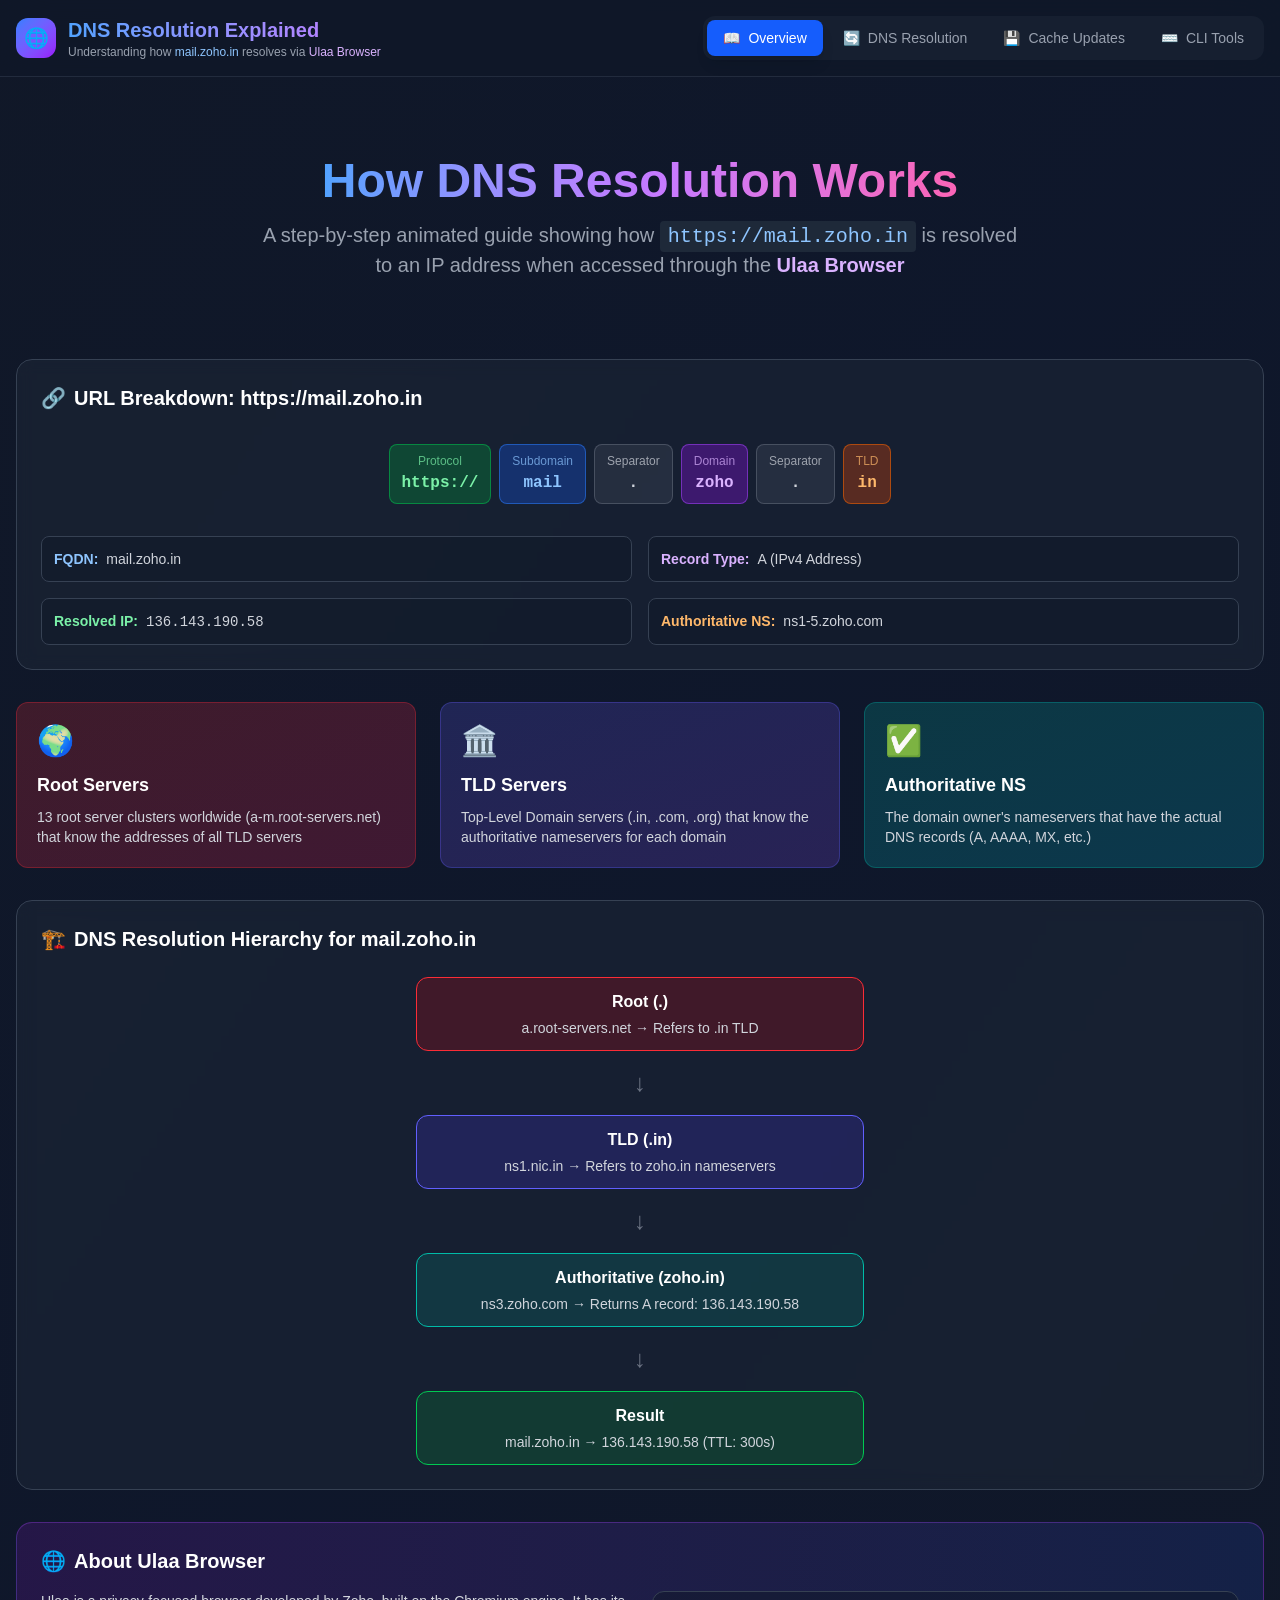
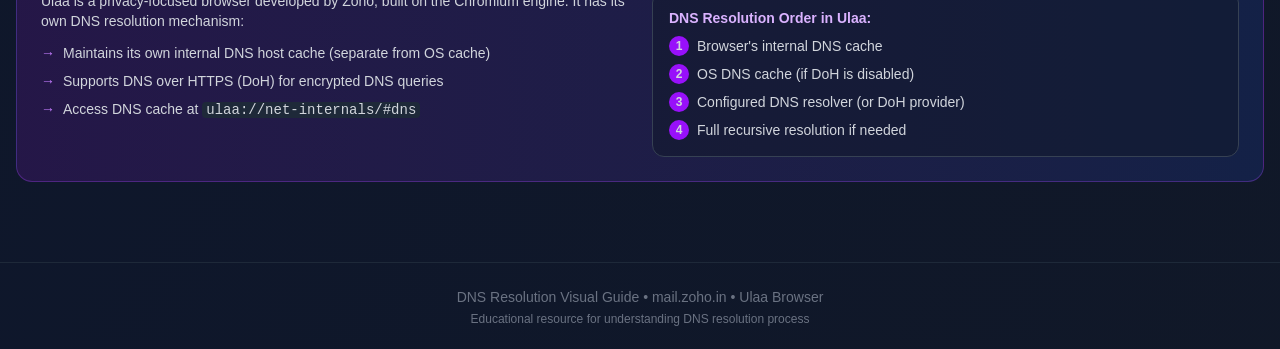
<file: docs/dns-resolution-mail-zoho-in-02/index.html>
<!doctype html>
<html lang="zh-CN">
  <head>
    <meta charset="UTF-8" />
    <meta name="viewport" content="width=device-width, initial-scale=1.0" />
    <title>DNS Resolution Explained - Animated Guide for mail.zoho.in</title>
    <link
      rel="stylesheet"
      href="https://cdnjs.cloudflare.com/ajax/libs/font-awesome/6.4.0/css/all.min.css"
    />
    <style>
      /* 内联样式确保主题色立即生效，避免闪烁 */
      html,
      body {
        margin: 0;
        padding: 0;
        width: 100%;
        height: 100%;
      }
      html.light,
      html.light body {
        background-color: #ffffff !important;
        color: #000000;
      }
      html.dark,
      html.dark body {
        background-color: #1a1a1a !important;
        color: #ffffff;
      }
    </style>
    <script>
      // 在 React 加载前立即设置主题，避免闪烁
      (function () {
        const isInIframe = window.self !== window.top;

        function applyThemeToDOM(theme) {
          document.documentElement.classList.remove("light", "dark");
          document.documentElement.classList.add(theme);
          document.documentElement.setAttribute("data-theme", theme);
        }

        if (isInIframe) {
          // 监听父窗口主动推送的主题消息
          window.addEventListener("message", function (event) {
            if (event.data && typeof event.data.theme === "string") {
              const theme = event.data.theme;
              if (theme === "light" || theme === "dark") {
                applyThemeToDOM(theme);
              }
            }
          });
        } else {
          // 非 iframe 环境，使用默认 light 主题
          applyThemeToDOM("light");
        }
      })();
    </script>
      <script>
      (function () {
        if (window.self === window.top) return;
        var reported = {};
        window.addEventListener("error", function (event) {
          // 资源加载失败的 error 事件没有 message，此处仅上报 JS 运行时错误
          if (!event || !event.message) return;
          var key =
            event.message + "|" + (event.filename || "") + "|" + (event.lineno || 0);
          if (reported[key]) return; // 相同错误只上报一次，避免渲染循环刷屏
          reported[key] = true;
          try {
            window.parent.postMessage(
              {
                type: "sandbox-runtime-error",
                payload: {
                  message: String(event.message).slice(0, 500),
                  filename: event.filename || "",
                  lineno: event.lineno || 0,
                  colno: event.colno || 0,
                  stack:
                    event.error && event.error.stack
                      ? String(event.error.stack).slice(0, 2000)
                      : ""
                }
              },
              "*"
            );
          } catch (e) {
            /* 上报失败不影响页面运行 */
          }
        });
      })();
    </script>
    <script type="module" crossorigin src="assets/index-TsNgm2QM.js"></script>
    <link rel="stylesheet" crossorigin href="assets/index-Bpowh8go.css">
  </head>
  <body>
    <div id="root"></div>
  </body>
</html>
</file>
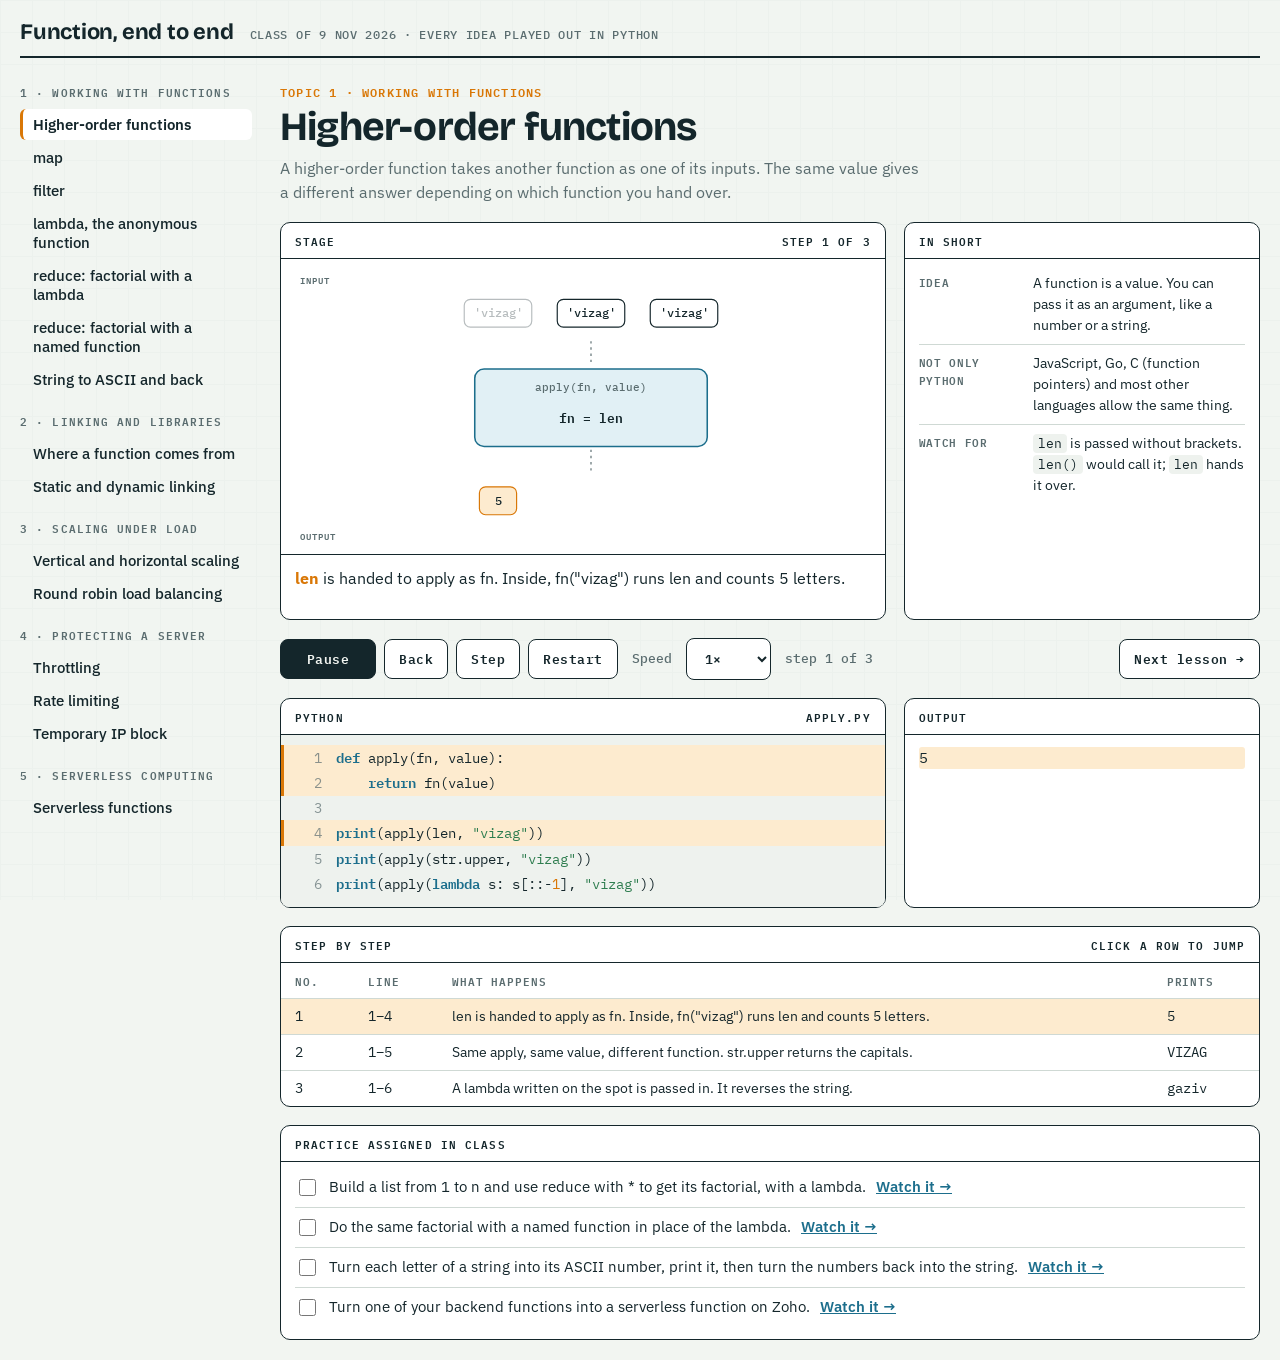
<file: docs/functions_end_to_end.html>
<!DOCTYPE html>
<html lang="en">
<head>
<meta charset="utf-8">
<meta name="viewport" content="width=device-width, initial-scale=1">
<title>Function End to End</title>
<link rel="preconnect" href="https://fonts.googleapis.com">
<link rel="preconnect" href="https://fonts.gstatic.com" crossorigin>
<link href="https://fonts.googleapis.com/css2?family=Bricolage+Grotesque:opsz,wght@12..96,500;12..96,700&family=IBM+Plex+Mono:wght@400;500;600&family=IBM+Plex+Sans:wght@400;500;600&display=swap" rel="stylesheet">
<style>
/* Layout idea: a lesson player. Lesson list on the left; on the right a stage diagram,
   the Python that drives it, its output, and a step table that plays in sync. */
:root{
  --paper:#f2f5f1; --panel:#ffffff; --ink:#14262b; --muted:#5a6c6f; --line:#cfd9d4;
  --accent:#d97706; --accent-soft:#fdebcf; --blue:#1c6e8c; --blue-soft:#e1f0f5;
  --good:#2e7d4f; --bad:#c0392b; --bad-soft:#fbe6e2; --code:#eef2ee;
  --display:"Bricolage Grotesque","Trebuchet MS",sans-serif;
  --body:"IBM Plex Sans","Segoe UI",system-ui,sans-serif;
  --mono:"IBM Plex Mono",ui-monospace,Menlo,Consolas,monospace;
}
@media (prefers-color-scheme:dark){
  :root:not([data-theme="light"]){
    --paper:#0f1b1e; --panel:#16272a; --ink:#e6efec; --muted:#93a8a7; --line:#2b4043;
    --accent:#f2a33a; --accent-soft:#4a3410; --blue:#62b8d6; --blue-soft:#143540;
    --good:#6fcf97; --bad:#f0776a; --bad-soft:#47201c; --code:#11201f; color-scheme:dark;
  }
}
:root[data-theme="dark"]{
  --paper:#0f1b1e; --panel:#16272a; --ink:#e6efec; --muted:#93a8a7; --line:#2b4043;
  --accent:#f2a33a; --accent-soft:#4a3410; --blue:#62b8d6; --blue-soft:#143540;
  --good:#6fcf97; --bad:#f0776a; --bad-soft:#47201c; --code:#11201f; color-scheme:dark;
}
*{box-sizing:border-box}
html,body{margin:0}
body{background:var(--paper);color:var(--ink);font:16px/1.5 var(--body);
  background-image:linear-gradient(var(--line) 1px,transparent 1px),linear-gradient(90deg,var(--line) 1px,transparent 1px);
  background-size:32px 32px;background-attachment:fixed}
body::before{content:"";position:fixed;inset:0;background:var(--paper);opacity:.86;pointer-events:none;z-index:0}
.app{position:relative;z-index:1;max-width:1320px;margin:0 auto;padding:20px;display:grid;grid-template-columns:236px minmax(0,1fr);gap:24px}
.bar{grid-column:1/-1;display:flex;flex-wrap:wrap;align-items:baseline;gap:6px 16px;border-bottom:2px solid var(--ink);padding-bottom:12px}
.bar b{font:700 22px/1.1 var(--display);letter-spacing:-.01em}
.bar span{font:500 12px var(--mono);color:var(--muted);letter-spacing:.06em;text-transform:uppercase}
nav{position:sticky;top:16px;align-self:start;display:flex;flex-direction:column;gap:16px;max-height:calc(100vh - 32px);overflow:auto;padding-right:4px}
.grp h2{font:600 11px var(--mono);letter-spacing:.1em;text-transform:uppercase;color:var(--muted);margin:0 0 6px}
.grp{display:flex;flex-direction:column;gap:2px}
nav button{all:unset;cursor:pointer;padding:6px 10px;border-radius:6px;font:500 14.5px var(--body);border-left:3px solid transparent}
nav button:hover{background:var(--panel)}
nav button[aria-current="true"]{background:var(--panel);border-left-color:var(--accent);font-weight:600}
button:focus-visible,select:focus-visible,a:focus-visible,tr:focus-visible,input:focus-visible{outline:2px solid var(--accent);outline-offset:2px}
main{display:flex;flex-direction:column;gap:18px;min-width:0}
.kick{font:600 12px var(--mono);letter-spacing:.1em;text-transform:uppercase;color:var(--accent)}
h1{font:700 clamp(28px,4vw,40px)/1.05 var(--display);letter-spacing:-.02em;margin:4px 0 8px;text-wrap:balance}
.blurb{max-width:65ch;margin:0;color:var(--muted)}
.row{display:grid;grid-template-columns:minmax(0,1.7fr) minmax(0,1fr);gap:18px}
.panel{background:var(--panel);border:1.5px solid var(--ink);border-radius:10px;min-width:0}
.ph{display:flex;justify-content:space-between;align-items:center;gap:8px;padding:8px 14px;border-bottom:1.5px solid var(--ink);font:600 11px var(--mono);letter-spacing:.1em;text-transform:uppercase}
.stagewrap{overflow-x:auto}
svg#stage{display:block;width:100%;min-width:620px;height:auto}
.say{margin:0;padding:12px 14px;border-top:1.5px solid var(--ink);min-height:4.2em;font-size:15.5px}
.say b{color:var(--accent)}
dl{margin:0;padding:6px 14px 12px}
dl div{display:grid;grid-template-columns:104px 1fr;gap:10px;padding:8px 0;border-bottom:1px solid var(--line);font-size:14px}
dl div:last-child{border:0}
dt{font:600 11px/1.6 var(--mono);letter-spacing:.06em;text-transform:uppercase;color:var(--muted)}
dd{margin:0}
code,.c{font-family:var(--mono);font-size:.92em}
dd code{background:var(--code);padding:1px 5px;border-radius:4px}
.ctl{display:flex;flex-wrap:wrap;align-items:center;gap:8px}
.ctl button,.ctl select{font:600 13px var(--mono);letter-spacing:.04em;padding:8px 14px;border:1.5px solid var(--ink);border-radius:8px;background:var(--panel);color:var(--ink);cursor:pointer}
.ctl button.pri{background:var(--ink);color:var(--paper);min-width:96px}
.ctl button:disabled{opacity:.4;cursor:default}
.ctl .prog{font:500 13px var(--mono);color:var(--muted);margin:0 6px;font-variant-numeric:tabular-nums}
.ctl .next{margin-left:auto}
pre{margin:0;padding:10px 0;overflow-x:auto;font:14px/1.75 var(--mono);background:var(--code);border-radius:0 0 8px 8px}
.ln{display:block;padding:0 14px 0 0;border-left:3px solid transparent;white-space:pre;min-width:max-content}
.ln i{display:inline-block;width:38px;text-align:right;margin-right:14px;color:var(--muted);font-style:normal;opacity:.7;user-select:none}
.ln.on{background:var(--accent-soft);border-left-color:var(--accent)}
.k{color:var(--blue);font-weight:600}.s{color:var(--good)}.m{color:var(--muted);font-style:italic}.n{color:var(--accent)}
#out{min-height:120px;white-space:pre-wrap;padding:12px 14px}
#out .new{background:var(--accent-soft);border-radius:3px}
#out em{color:var(--muted);font-family:var(--body);font-style:normal}
.tw{overflow-x:auto}
table{width:100%;border-collapse:collapse;font-size:14px}
th{font:600 11px var(--mono);letter-spacing:.08em;text-transform:uppercase;color:var(--muted);text-align:left;padding:8px 14px}
td{padding:7px 14px;border-top:1px solid var(--line);vertical-align:top}
td:first-child,td:nth-child(2){font-family:var(--mono);font-variant-numeric:tabular-nums;white-space:nowrap}
td:last-child{font-family:var(--mono);white-space:pre-wrap}
tbody tr{cursor:pointer}
tbody tr:hover{background:var(--code)}
tbody tr.on{background:var(--accent-soft)}
tbody tr.done td:first-child{color:var(--good)}
.ex ul{list-style:none;margin:0;padding:6px 14px 12px}
.ex li{display:flex;gap:10px;align-items:flex-start;padding:8px 0;border-bottom:1px solid var(--line);font-size:15px}
.ex li:last-child{border:0}
.ex input{width:17px;height:17px;margin-top:3px;accent-color:var(--accent)}
.ex a{color:var(--blue);font-weight:600;white-space:nowrap}
/* stage */
.lbl{font:600 11px var(--mono);letter-spacing:.12em;fill:var(--muted)}
.tok rect{fill:var(--panel);stroke:var(--ink);stroke-width:1.5}
.tok text{font:500 15px var(--mono);fill:var(--ink)}
.tok.used{opacity:.3}
.tok.out rect{fill:var(--accent-soft);stroke:var(--accent)}
.tok.live rect{stroke:var(--accent);stroke-width:2.6}
.tok.ghost rect{fill:none;stroke:var(--bad);stroke-dasharray:4 4}
.tok.ghost text{fill:var(--bad)}
.mach rect{fill:var(--blue-soft);stroke:var(--blue);stroke-width:2}
.mach.hot rect{fill:var(--accent-soft);stroke:var(--accent)}
.mach .f{font:600 17px var(--mono);fill:var(--ink)}
.mach .big{font:700 34px var(--display);fill:var(--ink)}
.mach .e{font:500 14px var(--mono);fill:var(--muted)}
.arrow{stroke:var(--muted);stroke-width:1.5;fill:none;stroke-dasharray:3 5}
.edge{stroke:var(--muted);stroke-width:1.6;stroke-dasharray:6 6;opacity:.7}
.node>rect{fill:var(--panel);stroke:var(--ink);stroke-width:1.6}
.node.good>rect{stroke:var(--good);stroke-width:2.4}
.node.bad>rect{stroke:var(--bad);fill:var(--bad-soft);stroke-width:2.4}
.node.hot>rect{stroke:var(--accent);fill:var(--accent-soft);stroke-width:2.4}
.node.ghost>rect{stroke-dasharray:6 6;fill:none}
.node.ghost .t,.node.ghost .u{opacity:.45}
.node .t{font:600 15px var(--body);fill:var(--ink)}
.node .u{font:500 11.5px var(--mono);fill:var(--muted)}
.badge rect{fill:var(--ink)}
.badge text{font:600 11.5px var(--mono);fill:var(--paper)}
.dot{fill:none;stroke:var(--muted);stroke-width:1.2}
.dot.on{fill:var(--blue);stroke:var(--blue)}
.over{font:600 12px var(--mono);fill:var(--bad)}
.pk rect{fill:var(--accent)}
.pk text{font:600 12px var(--mono);fill:#1a1206}
.pk.bad rect{fill:var(--bad)}
.pk.bad text{fill:#fff}
@media (max-width:920px){
  .app{grid-template-columns:minmax(0,1fr);padding:16px}
  nav{position:static;flex-direction:row;max-height:none;overflow-x:auto;padding-bottom:6px}
  .grp{flex:none}
  .row{grid-template-columns:minmax(0,1fr)}
  .ctl .next{margin-left:0}
}
</style>
</head>
<body>
<div class="app">
  <header class="bar"><b>Function, end to end</b><span>Class of 9 Nov 2026 · every idea played out in Python</span></header>
  <nav id="nav" aria-label="Lessons"></nav>
  <main>
    <section>
      <div class="kick" id="kick"></div>
      <h1 id="title"></h1>
      <p class="blurb" id="blurb"></p>
    </section>
    <div class="row">
      <div class="panel">
        <div class="ph"><span>Stage</span><span id="prog2"></span></div>
        <div class="stagewrap"><svg id="stage" viewBox="0 0 800 380" role="img" aria-label="Animated diagram of the current lesson"></svg></div>
        <p class="say" id="say" aria-live="polite"></p>
      </div>
      <div class="panel">
        <div class="ph"><span>In short</span></div>
        <dl id="facts"></dl>
      </div>
    </div>
    <div class="ctl">
      <button id="bPlay" class="pri" type="button">Play</button>
      <button id="bBack" type="button">Back</button>
      <button id="bStep" type="button">Step</button>
      <button id="bReset" type="button">Restart</button>
      <label class="prog" for="speed">Speed</label>
      <select id="speed"><option value="0.5">0.5×</option><option value="1" selected>1×</option><option value="2">2×</option></select>
      <span class="prog" id="prog"></span>
      <button id="bNext" class="next" type="button">Next lesson →</button>
    </div>
    <div class="row">
      <div class="panel"><div class="ph"><span>Python</span><span id="fname"></span></div><pre id="code"></pre></div>
      <div class="panel"><div class="ph"><span>Output</span></div><div id="out" class="c"></div></div>
    </div>
    <div class="panel">
      <div class="ph"><span>Step by step</span><span>click a row to jump</span></div>
      <div class="tw"><table><thead><tr><th>No.</th><th>Line</th><th>What happens</th><th>Prints</th></tr></thead><tbody id="rows"></tbody></table></div>
    </div>
    <div class="panel ex">
      <div class="ph"><span>Practice assigned in class</span></div>
      <ul id="ex"></ul>
    </div>
  </main>
</div>
<script>
/* ---------- lesson data ---------- */
const items=(r,n,line,say)=>Array.from({length:n},(_,i)=>({r,i,line,say:say(i)}));
const marks=[35,48,62,71,90], word=['V','i','z','a','g'], codes=[86,105,122,97,103];
const three=['client','guard','server'];
function chain(mid,midSub,client){return{
  nodes:[{id:'c',x:110,y:190,label:'client',sub:client||''},{id:'m',x:390,y:190,label:mid,sub:midSub,w:180},{id:'s',x:670,y:190,label:'server',sub:''}],
  edges:[['c','m'],['m','s']]};}

const LESSONS=[
{id:'higher-order',topic:'1 · Working with functions',title:'Higher-order functions',file:'apply.py',
 blurb:'A higher-order function takes another function as one of its inputs. The same value gives a different answer depending on which function you hand over.',
 facts:[['Idea','A function is a value. You can pass it as an argument, like a number or a string.'],['Not only Python','JavaScript, Go, C (function pointers) and most other languages allow the same thing.'],['Watch for','<code>len</code> is passed without brackets. <code>len()</code> would call it; <code>len</code> hands it over.']],
 code:`def apply(fn, value):
    return fn(value)

print(apply(len, "vizag"))
print(apply(str.upper, "vizag"))
print(apply(lambda s: s[::-1], "vizag"))`,
 scene:'pipe',cap:'apply(fn, value)',
 rounds:[{fns:['len','str.upper','lambda s: s[::-1]'],ins:["'vizag'","'vizag'","'vizag'"],outs:['5',"'VIZAG'","'gaziv'"]}],
 steps:[{r:0,i:0,line:[1,2,4],out:'5',say:'<b>len</b> is handed to apply as fn. Inside, fn("vizag") runs len and counts 5 letters.'},
        {r:0,i:1,line:[1,2,5],out:'VIZAG',say:'Same apply, same value, different function. <b>str.upper</b> returns the capitals.'},
        {r:0,i:2,line:[1,2,6],out:'gaziv',say:'A <b>lambda</b> written on the spot is passed in. It reverses the string.'}]},

{id:'map',topic:'1 · Working with functions',title:'map',file:'map_demo.py',
 blurb:'map runs one function on every item of a list, one at a time, and gives back the results in the same order.',
 facts:[['Takes','A function and a list (any iterable).'],['Gives','One result per item. Five in, five out.'],['In Python 3','<code>map</code> is lazy. Wrap it in <code>list()</code> to see the values.']],
 code:`marks = [35, 48, 62, 71, 90]

def add_grace(m):
    return m + 5

result = list(map(add_grace, marks))
print(result)`,
 scene:'pipe',cap:'map(fn, marks)',
 rounds:[{fn:'add_grace',ins:marks,outs:marks.map(m=>m+5)}],
 steps:[...items(0,5,[3,4,6],i=>`add_grace(${marks[i]}) returns <b>${marks[i]+5}</b>.`),
        {r:0,i:4,line:7,out:'[40, 53, 67, 76, 95]',say:'Every student got 5 grace marks. The original marks list is unchanged.'}]},

{id:'filter',topic:'1 · Working with functions',title:'filter',file:'filter_demo.py',
 blurb:'filter asks a function a yes or no question about every item and keeps only the items that get a yes.',
 facts:[['Takes','A function that returns True or False, and a list.'],['Gives','The same items, fewer of them. Nothing is changed, only kept or dropped.'],['Here','The question is written inline as a lambda: is the mark 50 or more?']],
 code:`marks = [35, 48, 62, 71, 90]

passed = list(filter(lambda m: m >= 50, marks))
print(passed)`,
 scene:'pipe',cap:'filter(fn, marks)',
 rounds:[{fn:'lambda m: m >= 50',ins:marks,outs:marks.map(m=>m>=50?m:null)}],
 steps:[...items(0,5,3,i=>marks[i]>=50?`${marks[i]} >= 50 is <b>True</b>. Kept.`:`${marks[i]} >= 50 is <b>False</b>. Dropped.`),
        {r:0,i:4,line:4,out:'[62, 71, 90]',say:'Three of five passed. filter never edits an item, it only decides who stays.'}]},

{id:'lambda',topic:'1 · Working with functions',title:'lambda, the anonymous function',file:'lambda_demo.py',
 blurb:'A lambda is a small function with no name, written right where it is used. It does the same job as a short def.',
 facts:[['Shape','<code>lambda inputs: one expression</code>. The expression is the return value.'],['Use it when','The function is one line and needed once, usually inside map, filter or reduce.'],['Use def when','The logic needs a name, several lines, or reuse.']],
 code:`def square(x):
    return x * x

nums = [1, 2, 3, 4]
print(list(map(square, nums)))
print(list(map(lambda x: x * x, nums)))`,
 scene:'pipe',cap:'map(fn, nums)',
 rounds:[{fn:'square',ins:[1,2,3,4],outs:[1,4,9,16]},{fn:'lambda x: x * x',ins:[1,2,3,4],outs:[1,4,9,16]}],
 steps:[...items(0,4,[1,2,5],i=>`The named function square(${i+1}) returns <b>${(i+1)*(i+1)}</b>.`).map((s,i)=>i==3?{...s,out:'[1, 4, 9, 16]'}:s),
        ...items(1,4,6,i=>`The lambda gets ${i+1} and returns <b>${(i+1)*(i+1)}</b>. Same work, no name.`).map((s,i)=>i==3?{...s,out:'[1, 4, 9, 16]'}:s)]},

{id:'reduce-lambda',topic:'1 · Working with functions',title:'reduce: factorial with a lambda',file:'factorial_lambda.py',
 blurb:'reduce combines a whole list down to one value. It carries a running result (acc) and folds in one item at a time.',
 facts:[['From','<code>functools</code>. It is not a built-in, so import it.'],['The function','Takes two inputs: the running result and the next item.'],['Factorial','5! = 1 × 2 × 3 × 4 × 5 = 120'],['Shortcut','<code>operator.mul</code> is the standard library\'s ready-made <code>*</code> function.']],
 code:`from functools import reduce

n = 5
nums = list(range(1, n + 1))

fact = reduce(lambda acc, x: acc * x, nums)
print(fact)`,
 scene:'reduce',fn:'lambda acc, x: acc * x',nums:[1,2,3,4,5],
 steps:[{i:-1,line:[3,4],say:'range(1, n + 1) stops before n + 1, so the list is 1 to 5.'},
        {i:0,acc:1,expr:'first item becomes acc',line:6,say:'No starting value was given, so reduce takes the first item, <b>1</b>, as acc.'},
        {i:1,acc:2,expr:'1 * 2 = 2',line:6,say:'The lambda gets acc = 1 and x = 2. It returns <b>2</b>, the new acc.'},
        {i:2,acc:6,expr:'2 * 3 = 6',line:6,say:'acc = 2, x = 3. New acc is <b>6</b>.'},
        {i:3,acc:24,expr:'6 * 4 = 24',line:6,say:'acc = 6, x = 4. New acc is <b>24</b>.'},
        {i:4,acc:120,expr:'24 * 5 = 120',line:6,say:'acc = 24, x = 5. New acc is <b>120</b>. The list is used up.'},
        {i:4,acc:120,expr:'24 * 5 = 120',line:7,out:'120',say:'One value is left. That is 5 factorial.'}]},

{id:'reduce-named',topic:'1 · Working with functions',title:'reduce: factorial with a named function',file:'factorial_named.py',
 blurb:'The same factorial, with def in place of the lambda. reduce does not care how the function was made, only that it takes two inputs.',
 facts:[['Changed','Only the function. <code>multiply</code> has a name and can be reused or tested alone.'],['Same','The list, the order of steps and the answer.'],['Passing it','<code>reduce(multiply, nums)</code>, without brackets after multiply.']],
 code:`from functools import reduce

def multiply(acc, x):
    return acc * x

n = 5
nums = list(range(1, n + 1))

fact = reduce(multiply, nums)
print(fact)`,
 scene:'reduce',fn:'multiply',nums:[1,2,3,4,5],
 steps:[{i:-1,line:[6,7],say:'The same list, 1 to 5.'},
        {i:0,acc:1,expr:'first item becomes acc',line:9,say:'reduce takes the first item, <b>1</b>, as acc.'},
        {i:1,acc:2,expr:'multiply(1, 2) = 2',line:[3,4,9],say:'reduce calls multiply(1, 2). It returns <b>2</b>.'},
        {i:2,acc:6,expr:'multiply(2, 3) = 6',line:[3,4,9],say:'multiply(2, 3) returns <b>6</b>.'},
        {i:3,acc:24,expr:'multiply(6, 4) = 24',line:[3,4,9],say:'multiply(6, 4) returns <b>24</b>.'},
        {i:4,acc:120,expr:'multiply(24, 5) = 120',line:[3,4,9],say:'multiply(24, 5) returns <b>120</b>.'},
        {i:4,acc:120,expr:'multiply(24, 5) = 120',line:10,out:'120',say:'Same answer as the lambda version.'}]},

{id:'ascii',topic:'1 · Working with functions',title:'String to ASCII and back',file:'ascii_roundtrip.py',
 blurb:'A string is a list of letters, so map works on it. ord turns a letter into its number; chr turns the number back.',
 facts:[['ord','Letter to number. <code>ord("V")</code> is 86.'],['chr','Number to letter. <code>chr(86)</code> is "V".'],['join','<code>"".join(...)</code> glues the letters back into one string.'],['Notice','Capital V is 86, small letters start at 97.']],
 code:`word = "Vizag"

codes = list(map(ord, word))
print(codes)

back = "".join(map(chr, codes))
print(back)`,
 scene:'pipe',cap:'map(fn, ...)',
 rounds:[{fn:'ord',ins:word.map(c=>`'${c}'`),outs:codes},{fn:'chr',ins:codes,outs:word.map(c=>`'${c}'`)}],
 steps:[...items(0,5,3,i=>`ord('${word[i]}') is <b>${codes[i]}</b>.`),
        {r:0,i:4,line:4,out:'[86, 105, 122, 97, 103]',say:'The word is now a list of numbers.'},
        ...items(1,5,6,i=>`chr(${codes[i]}) is <b>'${word[i]}'</b>.`),
        {r:1,i:4,line:7,out:'Vizag',say:'join glues the five letters together. The original string is back.'}]},

{id:'sources',topic:'2 · Linking and libraries',title:'Where a function comes from',file:'three_sources.py',
 blurb:'Every function you call was written by someone. There are three places it can come from, in any language.',
 facts:[['Your own','You write it. <code>def area(r)</code>'],['Standard library','Ships with the language. <code>import math</code> needs no install.'],['Third-party','Written by others, installed separately. <code>pip install requests</code>']],
 code:`def area(r):                  # 1. written by you
    return 3.14159 * r * r

import math                   # 2. standard library
import requests               # 3. third-party: pip install requests

print(area(2))
print(math.sqrt(144))
print(requests.get("https://api.github.com").status_code)`,
 scene:'graph',
 nodes:[{id:'p',x:400,y:280,label:'three_sources.py',sub:'your program',w:210},{id:'o',x:130,y:100,label:'area()',sub:'written by you'},{id:'m',x:400,y:80,label:'math',sub:'standard library'},{id:'r',x:670,y:100,label:'requests',sub:'third-party, PyPI'}],
 edges:[['o','p'],['m','p'],['r','p']],
 steps:[{line:[1,2],pk:{path:['o','p'],label:'area'},set:{o:{tone:'hot'}},say:'<b>area</b> is your own code. It lives in your file.'},
        {line:4,pk:{path:['m','p'],label:'math'},set:{o:{tone:''},m:{tone:'hot'}},say:'<b>math</b> came with Python when you installed it. import just brings it in.'},
        {line:5,pk:{path:['r','p'],label:'requests'},set:{m:{tone:''},r:{tone:'hot'}},say:'<b>requests</b> is not part of Python. Someone published it on PyPI and you installed it with pip.'},
        {line:7,out:'12.56636',set:{r:{tone:''},o:{tone:'hot'}},say:'Calling your own function.'},
        {line:8,out:'12.0',set:{o:{tone:''},m:{tone:'hot'}},say:'Calling a standard library function.'},
        {line:9,out:'200',set:{m:{tone:''},r:{tone:'hot'}},say:'Calling a third-party function. 200 means GitHub answered OK.'}]},

{id:'linking',topic:'2 · Linking and libraries',title:'Static and dynamic linking',file:'load_library.py',
 blurb:'A program can carry a copy of the library inside itself, or load the library from disk while it runs. Python can show the second one live.',
 facts:[['Static','Library code is copied into the program at build time. Bigger file, nothing to load later.'],['Dynamic','The program loads the library at run time. Many programs share one copy.'],['File types','Windows <code>.dll</code> · Linux <code>.so</code> · macOS <code>.dylib</code>'],['ctypes','Standard library module that loads a dynamic library and calls its C functions.']],
 code:`# Static linking happens at build time: the linker copies
# the library's code into the program file itself.

# Dynamic linking: load the library while the program runs.
import ctypes, ctypes.util

path = ctypes.util.find_library("c")
print(path)
libc = ctypes.CDLL(path)
print(libc.strlen(b"karyashala"))`,
 scene:'graph',
 nodes:[{id:'a',x:170,y:90,label:'libmath.a',sub:'static library'},{id:'x',x:170,y:280,label:'app',sub:'statically linked',w:170},{id:'d',x:600,y:90,label:'libc.so.6',sub:'shared library on disk',w:190},{id:'y',x:600,y:280,label:'python',sub:'running program',w:170}],
 edges:[['a','x'],['d','y']],
 steps:[{line:[1,2],pk:{path:['a','x'],label:'copy code'},set:{x:{badge:'library inside the file',tone:'good'}},say:'<b>Static:</b> at build time the library code is copied into the program. The program is complete on its own.'},
        {line:[7,8],out:'libc.so.6',set:{d:{tone:'hot'}},say:'<b>Dynamic:</b> Python is already running. It finds the C library on disk. This is Linux; macOS gives a .dylib path and Windows uses .dll files.'},
        {line:9,pk:{path:['d','y'],label:'load'},set:{d:{tone:''},y:{badge:'libc loaded at run time',tone:'good'}},say:'<b>CDLL</b> loads the library into the running program. Nothing was copied at build time.'},
        {line:10,out:'10',say:'Python calls the C function strlen from the loaded library. "karyashala" has 10 letters.'}]},

{id:'scaling',topic:'3 · Scaling under load',title:'Vertical and horizontal scaling',file:'scaling.py',
 blurb:'What happens when a server gets more requests than it can handle? Two answers: make the machine bigger, or add more machines.',
 facts:[['Vertical','A bigger server. More CPU and RAM on the same machine.'],['Horizontal','More servers, with a load balancer in front to share the requests.'],['The check','Overloaded when requests are more than servers × capacity.']],
 code:`def overloaded(requests, servers, capacity):
    return requests > servers * capacity

print(overloaded(10, servers=1, capacity=4))    # one small server
print(overloaded(10, servers=1, capacity=12))   # vertical scaling
print(overloaded(10, servers=3, capacity=4))    # horizontal scaling`,
 scene:'graph',
 nodes:[{id:'c',x:110,y:190,label:'clients',sub:'10 requests'},{id:'s',x:600,y:190,label:'server',sub:'capacity 4'},{id:'lb',x:360,y:190,label:'load balancer',sub:''},{id:'s1',x:640,y:70,label:'server 1',sub:'capacity 4'},{id:'s2',x:640,y:190,label:'server 2',sub:'capacity 4'},{id:'s3',x:640,y:310,label:'server 3',sub:'capacity 4'}],
 edges:[['c','s'],['c','lb'],['lb','s1'],['lb','s2'],['lb','s3']],
 init:{lb:{hide:true},s1:{hide:true},s2:{hide:true},s3:{hide:true},s:{meter:[0,4]}},
 steps:[{line:[1,2,4],out:'True',pk:{path:['c','s'],label:'10 requests'},set:{s:{meter:[10,4],tone:'bad',badge:'overloaded'}},say:'10 requests reach a server that can handle 4. Six are left waiting. 10 > 1 × 4 is <b>True</b>.'},
        {line:5,out:'False',set:{s:{meter:[10,12],tone:'good',badge:'vertical: bigger machine',big:true,sub:'capacity 12'}},say:'<b>Vertical scaling:</b> the same server gets more CPU and RAM. 10 > 1 × 12 is False.'},
        {line:6,out:'False',pk:{path:['c','lb'],label:'10 requests'},set:{s:{hide:true},lb:{hide:false,badge:'horizontal: more machines'},s1:{hide:false,meter:[4,4],tone:'good'},s2:{hide:false,meter:[3,4],tone:'good'},s3:{hide:false,meter:[3,4],tone:'good'}},say:'<b>Horizontal scaling:</b> three small servers behind a load balancer. 10 > 3 × 4 is False.'}]},

{id:'round-robin',topic:'3 · Scaling under load',title:'Round robin load balancing',file:'round_robin.py',
 blurb:'How does the load balancer choose a server? Round robin is the simplest rule: give each new request to the next server in line, then start again.',
 facts:[['Rule','Next server in line, in turn. After the last one, back to the first.'],['cycle','<code>itertools.cycle</code> repeats a list forever. <code>next()</code> takes one from it.'],['Result','Every server gets the same number of requests.']],
 code:`from itertools import cycle

servers = cycle(["S1", "S2", "S3"])

for req in range(1, 7):
    print(f"request {req} -> {next(servers)}")`,
 scene:'graph',
 nodes:[{id:'c',x:110,y:190,label:'clients',sub:''},{id:'lb',x:360,y:190,label:'load balancer',sub:'round robin'},{id:'s1',x:650,y:70,label:'S1',sub:''},{id:'s2',x:650,y:190,label:'S2',sub:''},{id:'s3',x:650,y:310,label:'S3',sub:''}],
 edges:[['c','lb'],['lb','s1'],['lb','s2'],['lb','s3']],
 init:{s1:{badge:'handled 0'},s2:{badge:'handled 0'},s3:{badge:'handled 0'}},
 steps:Array.from({length:6},(_,j)=>{const s=j%3+1,o={};for(let q=1;q<=3;q++)o['s'+q]={tone:q==s?'hot':''};o['s'+s].badge='handled '+(Math.floor(j/3)+1);
   return{line:[5,6],out:`request ${j+1} -> S${s}`,pk:{path:['c','lb','s'+s],label:'req '+(j+1)},set:o,say:j==3?'After S3 the cycle starts again. Request 4 goes to <b>S1</b>.':`Request ${j+1} goes to the next server in line, <b>S${s}</b>.`};})},

{id:'throttling',topic:'4 · Protecting a server',title:'Throttling',file:'throttle.py',
 blurb:'Throttling slows down how fast requests get handled. Nothing is refused; a burst is made to wait its turn.',
 facts:[['Does','Slows requests down to a steady pace.'],['Does not','Reject anyone. Every request is handled, later.'],['Here','A 0.5 second gap, so at most 2 requests a second reach the server.']],
 code:`import time

DELAY = 0.5                    # seconds between requests
start = time.time()

for req in ["r1", "r2", "r3", "r4"]:
    time.sleep(DELAY)          # slow down, never refuse
    print(f"{time.time() - start:.1f}s  handled {req}")`,
 scene:'graph',...chain('throttle','0.5s between requests'),
 init:{s:{badge:'handled 0'}},
 steps:[{line:6,pk:{path:['c','m'],label:'r1 r2 r3 r4'},set:{m:{badge:'4 waiting',tone:'hot'}},say:'Four requests arrive at the same moment. The throttle holds them in a queue.'},
   ...[1,2,3,4].map(n=>({line:[7,8],out:`${(n*0.5).toFixed(1)}s  handled r${n}`,pk:{path:['m','s'],label:'r'+n},set:{m:{badge:(4-n)+' waiting',tone:n==4?'':'hot'},s:{badge:'handled '+n}},say:n==4?'All four were handled. It took 2 seconds instead of an instant, and the server was never flooded.':`After a 0.5 second wait, <b>r${n}</b> is let through.`}))]},

{id:'rate-limiting',topic:'4 · Protecting a server',title:'Rate limiting',file:'rate_limit.py',
 blurb:'Rate limiting puts a cap on how many requests one client can send in a time window. Requests over the cap are refused.',
 facts:[['Cap','A number of requests per window, for example 3 a minute.'],['Over the cap','The server answers <code>429 Too Many Requests</code>.'],['New window','The count starts again from zero and the client can send again.'],['Versus throttling','Throttling makes you wait. Rate limiting says no.']],
 code:`LIMIT = 3            # requests allowed per time window
hits = {}            # ip -> requests seen in this window

def allow(ip):
    hits[ip] = hits.get(ip, 0) + 1
    return hits[ip] <= LIMIT

for n in range(1, 6):
    status = 200 if allow("10.0.0.7") else 429
    print(f"request {n}: {status}")`,
 scene:'graph',...chain('rate limiter','max 3 per window','10.0.0.7'),
 init:{m:{badge:'0 of 3 used'}},
 steps:[1,2,3,4,5].map(n=>n<=3?{line:[5,6,9,10],out:`request ${n}: 200`,pk:{path:['c','m','s'],label:'req '+n},set:{m:{badge:n+' of 3 used',tone:n==3?'hot':''}},say:`hits is now ${n}. ${n} <= 3 is True, so the request is <b>allowed</b>.`}
   :{line:[5,6,9,10],out:`request ${n}: 429`,pk:{path:['c','m'],label:'req '+n,bad:true},set:{m:{badge:'429 Too Many Requests',tone:'bad'}},say:n==4?'hits is 4. 4 <= 3 is False. The request is <b>refused with 429</b> and never reaches the server.':'Still over the cap. Refused again. When the window ends, hits is cleared.'})},

{id:'ip-block',topic:'4 · Protecting a server',title:'Temporary IP block',file:'ip_block.py',
 blurb:'A client that goes over the limit can be shut out completely for a while. Every request from that IP is refused until the block ends. GitHub was the example given in class.',
 facts:[['Trigger','The client crosses the rate limit.'],['Effect','Its source IP is refused for a set time, here 60 seconds.'],['After','The block expires on its own and the client starts fresh.']],
 code:`LIMIT, BLOCK_SECONDS = 3, 60
hits, blocked_until = {}, {}

def check(ip, now):
    if now < blocked_until.get(ip, 0):
        return "403 blocked"
    hits[ip] = hits.get(ip, 0) + 1
    if hits[ip] > LIMIT:
        blocked_until[ip] = now + BLOCK_SECONDS
        hits[ip] = 0
        return "429 too many, blocked for 60s"
    return "200 OK"

for now in [0, 1, 2, 3, 10, 70]:
    print(f"t={now}s", check("10.0.0.7", now))`,
 scene:'graph',...chain('guard','limit 3, block 60s','10.0.0.7'),
 init:{m:{badge:'0 of 3 used'}},
 steps:[...[0,1,2].map(t=>({line:[7,12],out:`t=${t}s 200 OK`,pk:{path:['c','m','s'],label:'t='+t+'s'},set:{m:{badge:(t+1)+' of 3 used'}},say:`Request ${t+1} is within the limit. <b>200 OK</b>.`})),
   {line:[8,9,10,11],out:'t=3s 429 too many, blocked for 60s',pk:{path:['c','m'],label:'t=3s',bad:true},set:{m:{badge:'10.0.0.7 blocked until t=63s',tone:'bad'}},say:'The fourth request crosses the limit. The guard writes down <b>blocked until t = 63</b>.'},
   {line:[5,6],out:'t=10s 403 blocked',pk:{path:['c','m'],label:'t=10s',bad:true},say:'At t = 10 the block is still on. The request is refused without even being counted.'},
   {line:[5,7,12],out:'t=70s 200 OK',pk:{path:['c','m','s'],label:'t=70s'},set:{m:{badge:'1 of 3 used',tone:''}},say:'At t = 70 the block has expired. The client is allowed again and its count restarts.'}]},

{id:'serverless',topic:'5 · Serverless computing',title:'Serverless functions',file:'main.py',
 blurb:'You do not keep a server running. You upload a function, and the platform runs it when a request arrives and removes it when traffic stops.',
 facts:[['Zoho','Catalyst: serverless backend and functions'],['AWS','Lambda. Bedrock, also mentioned, is its AI model service.'],['Google Cloud','Cloud Run functions'],['Microsoft','Azure Functions'],['Your task','Turn one of your backend functions into a Catalyst function.']],
 code:`# Before: a Flask server you start and keep running all day.
# After: only the function. This is a Catalyst Advanced I/O function.
from flask import Request, make_response, jsonify
import zcatalyst_sdk

def handler(request: Request):
    app = zcatalyst_sdk.initialize()
    n = int(request.args.get("n", 0))
    return make_response(jsonify({"square": n * n}), 200)`,
 scene:'graph',
 nodes:[{id:'c',x:110,y:190,label:'client',sub:''},{id:'m',x:390,y:190,label:'Zoho Catalyst',sub:'the platform',w:180},{id:'s',x:670,y:190,label:'handler()',sub:'function instance',w:170}],
 edges:[['c','m'],['m','s']],
 init:{s:{tone:'ghost',badge:'0 running'}},
 steps:[{line:[3,4,6],set:{m:{badge:'function deployed'}},say:'You deploy the function. There is no server for you to start, patch or watch. Nothing is running yet.'},
        {line:6,pk:{path:['c','m'],label:'GET ?n=12'},set:{s:{tone:'hot',badge:'cold start: instance created'}},say:'A request arrives. The platform creates an instance of your function. This first-time delay is called a <b>cold start</b>.'},
        {line:[7,8,9],out:'GET ?n=12  ->  200 {"square": 144}',pk:{path:['m','s'],label:'n=12'},set:{s:{tone:'good',badge:'1 running'}},say:'handler runs: 12 × 12 = 144, sent back as JSON.'},
        {line:[6,7,8,9],out:'GET ?n=5   ->  200 {"square": 25}',pk:{path:['c','m','s'],label:'GET ?n=5'},set:{s:{tone:'good',badge:'warm: instance reused'}},say:'A second request soon after reuses the same instance. No cold start this time.'},
        {line:[],set:{s:{tone:'ghost',badge:'idle: scaled to zero'}},say:'Traffic stops. The platform removes the instance. Nothing of yours is running until the next request.'}]}
];
const EX=[['Build a list from 1 to n and use reduce with * to get its factorial, with a lambda.','reduce-lambda'],
          ['Do the same factorial with a named function in place of the lambda.','reduce-named'],
          ['Turn each letter of a string into its ASCII number, print it, then turn the numbers back into the string.','ascii'],
          ['Turn one of your backend functions into a serverless function on Zoho.','serverless']];

/* ---------- helpers ---------- */
const $=id=>document.getElementById(id), NS='http://www.w3.org/2000/svg';
const svg=$('stage'), still=matchMedia('(prefers-reduced-motion: reduce)').matches;
let cur=null,k=-1,playing=false,runId=0,epoch=0,speed=1;
function S(tag,attrs,parent,text){const e=document.createElementNS(NS,tag);for(const a in attrs)e.setAttribute(a,attrs[a]);if(text!=null)e.textContent=text;if(parent)parent.appendChild(e);return e;}
const at=(g,x,y)=>g.setAttribute('transform',`translate(${x},${y})`);
const lerp=(a,b,t)=>a+(b-a)*t, ease=t=>t<.5?2*t*t:1-Math.pow(-2*t+2,2)/2;
const sleep=ms=>new Promise(r=>setTimeout(r,ms));
function tween(ms,f){const e=epoch;return new Promise(res=>{const d=ms/speed,t0=performance.now();(function tick(){if(e!==epoch)return;const p=Math.min(1,(performance.now()-t0)/d);f(ease(p));p<1?requestAnimationFrame(tick):res();})();});}
function tok(x,y,label,cls){label=String(label);const w=Math.max(48,label.length*9.3+22),g=S('g',{class:'tok '+(cls||'')},svg);S('rect',{x:-w/2,y:-18,width:w,height:36,rx:8},g);S('text',{y:5,'text-anchor':'middle'},g,label);at(g,x,y);return g;}
const esc=s=>s.replace(/&/g,'&amp;').replace(/</g,'&lt;');
function hl(line){const re=/((?:\b[fb])?"(?:[^"\\]|\\.)*"|'(?:[^'\\]|\\.)*')|(#.*$)|\b(def|return|lambda|import|from|for|in|if|else|print)\b|\b(\d+(?:\.\d+)?)\b/g;
  let o='',p=0,m;while((m=re.exec(line))){o+=esc(line.slice(p,m.index));o+=`<span class="${m[1]?'s':m[2]?'m':m[3]?'k':'n'}">${esc(m[0])}</span>`;p=re.lastIndex;}return o+esc(line.slice(p));}

/* ---------- scenes ---------- */
const scenes={
 async pipe(L,n,anim){
  svg.textContent='';
  const st=n<0?{r:0,i:-1}:L.steps[n], pv=n<1?{r:0,i:-1}:L.steps[n-1];
  const R=L.rounds[st.r],N=R.ins.length,gap=Math.min(120,680/N),X=j=>400+(j-(N-1)/2)*gap;
  const moved=anim&&st.i>=0&&(st.r!==pv.r||st.i!==pv.i);
  S('text',{x:24,y:32,class:'lbl'},svg,'INPUT');S('text',{x:24,y:362,class:'lbl'},svg,'OUTPUT');
  S('path',{d:'M400 106V138M400 246V278',class:'arrow'},svg);
  const mc=S('g',{class:'mach'},svg);S('rect',{x:250,y:142,width:300,height:100,rx:12},mc);
  S('text',{x:400,y:170,'text-anchor':'middle',class:'e'},mc,L.cap);
  S('text',{x:400,y:212,'text-anchor':'middle',class:'f'},mc,'fn = '+(R.fns?R.fns[Math.max(st.i,0)]:R.fn));
  R.ins.forEach((v,j)=>tok(X(j),70,v,j<=st.i?'used':''));
  const outTok=j=>R.outs[j]===null?tok(X(j),312,'dropped','ghost'):tok(X(j),312,R.outs[j],'out');
  for(let j=0;j<=st.i;j++)if(!(moved&&j===st.i))outTok(j);
  if(moved){const i=st.i,a=tok(X(i),70,R.ins[i],'live');
   await tween(520,t=>at(a,lerp(X(i),400,t),lerp(70,192,t)));
   a.remove();mc.classList.add('hot');await tween(260,()=>{});
   const b=outTok(i);b.classList.add('live');
   await tween(520,t=>at(b,lerp(400,X(i),t),lerp(192,312,t)));
   mc.classList.remove('hot');b.classList.remove('live');}
 },
 async reduce(L,n,anim){
  svg.textContent='';
  const st=n<0?{i:-2}:L.steps[n], pv=n<1?{i:-2}:L.steps[n-1];
  const N=L.nums.length,X=j=>400+(j-(N-1)/2)*110,moved=anim&&st.i>=0&&st.i!==pv.i;
  S('text',{x:24,y:32,class:'lbl'},svg,'NUMS');
  if(st.i>=-1)L.nums.forEach((v,j)=>tok(X(j),70,v,j<=st.i?'used':''));
  else S('text',{x:400,y:76,'text-anchor':'middle',class:'lbl'},svg,'THE LIST IS BUILT ON LINE 4');
  S('path',{d:'M400 106V138',class:'arrow'},svg);
  const mc=S('g',{class:'mach'},svg);S('rect',{x:230,y:142,width:340,height:176,rx:12},mc);
  S('text',{x:400,y:170,'text-anchor':'middle',class:'e'},mc,'reduce('+L.fn+', nums)');
  S('text',{x:400,y:208,'text-anchor':'middle',class:'e'},mc,'acc');
  const show=moved?pv:st;
  const v=S('text',{x:400,y:254,'text-anchor':'middle',class:'big'},mc,show.acc==null?'–':show.acc);
  const e=S('text',{x:400,y:294,'text-anchor':'middle',class:'e'},mc,show.expr||'waiting for the first item');
  if(moved){const a=tok(X(st.i),70,L.nums[st.i],'live');
   await tween(600,t=>at(a,lerp(X(st.i),400,t),lerp(70,196,t)));
   a.remove();mc.classList.add('hot');v.textContent=st.acc;e.textContent=st.expr;
   await tween(420,t=>v.setAttribute('font-size',lerp(46,34,t)));mc.classList.remove('hot');}
 },
 async graph(L,n,anim){
  const state=q=>{const s={},mg=o=>{for(const id in o)s[id]={...s[id],...o[id]};};mg(L.init||{});for(let j=0;j<=q;j++)mg(L.steps[j].set||{});return s;};
  const by={};L.nodes.forEach(o=>by[o.id]=o);
  const paint=s=>{svg.textContent='';
   L.edges.forEach(([a,b])=>{if((s[a]||{}).hide||(s[b]||{}).hide)return;S('line',{x1:by[a].x,y1:by[a].y,x2:by[b].x,y2:by[b].y,class:'edge'},svg);});
   L.nodes.forEach(o=>{const t=s[o.id]||{};if(t.hide)return;const z=t.big?1.3:1,w=(o.w||150)*z,h=64*z,sub=t.sub||o.sub;
    const g=S('g',{class:'node '+(t.tone||'')},svg);at(g,o.x,o.y);
    S('rect',{x:-w/2,y:-h/2,width:w,height:h,rx:10},g);
    S('text',{y:sub?-3:5,'text-anchor':'middle',class:'t'},g,o.label);
    if(sub)S('text',{y:16,'text-anchor':'middle',class:'u'},g,sub);
    if(t.badge){const bw=t.badge.length*7.1+18,b=S('g',{class:'badge'},g);S('rect',{x:-bw/2,y:-h/2-30,width:bw,height:22,rx:11},b);S('text',{y:-h/2-15,'text-anchor':'middle'},b,t.badge);}
    if(t.meter){const[used,cap]=t.meter,x0=-(cap-1)*6;for(let j=0;j<cap;j++)S('circle',{cx:x0+j*12,cy:h/2+14,r:4.2,class:'dot'+(j<used?' on':'')},g);
     if(used>cap)S('text',{y:h/2+36,'text-anchor':'middle',class:'over'},g,'+'+(used-cap)+' waiting');}
   });};
  const st=n>=0?L.steps[n]:null;
  if(!(anim&&st&&st.pk)){paint(state(n));return;}
  paint(state(n-1));
  const pk=st.pk,pts=pk.path.map(id=>by[id]),w=pk.label.length*7.6+18;
  const g=S('g',{class:'pk'+(pk.bad?' bad':'')},svg);S('rect',{x:-w/2,y:-13,width:w,height:26,rx:13},g);S('text',{y:4.5,'text-anchor':'middle'},g,pk.label);
  at(g,pts[0].x,pts[0].y);
  for(let j=1;j<pts.length;j++){const a=pts[j-1],b=pts[j],last=j==pts.length-1,stop=last&&pk.bad?.72:1;
   await tween(620,t=>at(g,lerp(a.x,b.x,t*stop),lerp(a.y,b.y,t*stop)));}
  if(pk.bad)await tween(500,t=>{at(g,lerp(pts[pts.length-2].x,pts[pts.length-1].x,.72-t*.3),pts[0].y+t*46);g.setAttribute('opacity',1-t*.7);});
  paint(state(n));
 }
};

/* ---------- player ---------- */
function chrome(){
  const st=k>=0?cur.steps[k]:null,on=st?[].concat(st.line):[];
  document.querySelectorAll('.ln').forEach((e,i)=>e.classList.toggle('on',on.includes(i+1)));
  $('say').innerHTML=st?st.say:'Press <b>Play</b> to run the code, or <b>Step</b> to go one move at a time.';
  const outs=cur.steps.slice(0,k+1).map((s,i)=>s.out?[s.out,i===k]:null).filter(Boolean);
  $('out').innerHTML=outs.length?outs.map(([t,n])=>`<div${n?' class="new"':''}>${esc(t)}</div>`).join(''):'<em>Whatever the code prints shows up here.</em>';
  [...$('rows').children].forEach((r,i)=>{r.className=i===k?'on':i<k?'done':'';});
  const total=cur.steps.length,txt=`step ${Math.max(k+1,0)} of ${total}`;$('prog').textContent=txt;$('prog2').textContent=txt;
  $('bBack').disabled=k<0;$('bStep').disabled=k>=total-1;
  $('bPlay').textContent=playing?'Pause':k>=total-1?'Replay':'Play';
}
async function show(n,anim){epoch++;k=n;chrome();await scenes[cur.scene](cur,n,anim&&!still);}
function stop(){playing=false;runId++;if(cur)chrome();}
async function play(){
  const id=++runId;playing=true;
  if(k>=cur.steps.length-1)await show(-1,false);else chrome();
  await sleep(350);
  while(id===runId&&k<cur.steps.length-1){await show(k+1,true);if(id!==runId)return;await sleep(900/speed);}
  if(id===runId){playing=false;chrome();}
}
function open(id,auto){
  const L=LESSONS.find(l=>l.id===id)||LESSONS[0];stop();cur=L;
  $('kick').textContent='Topic '+L.topic;$('title').textContent=L.title;$('blurb').textContent=L.blurb;$('fname').textContent=L.file;
  $('facts').innerHTML=L.facts.map(([a,b])=>`<div><dt>${a}</dt><dd>${b}</dd></div>`).join('');
  $('code').innerHTML=L.code.split('\n').map((l,i)=>`<span class="ln"><i>${i+1}</i>${hl(l)}</span>`).join('');
  $('rows').innerHTML=L.steps.map((s,i)=>{const ln=[].concat(s.line);return `<tr tabindex="0" data-i="${i}"><td>${i+1}</td><td>${ln.length?ln.length>1?ln[0]+'–'+ln[ln.length-1]:ln[0]:'–'}</td><td>${s.say.replace(/<\/?b>/g,'')}</td><td>${s.out?esc(s.out):''}</td></tr>`;}).join('');
  document.querySelectorAll('nav button').forEach(b=>b.setAttribute('aria-current',b.dataset.id===L.id));
  const ix=LESSONS.indexOf(L);$('bNext').disabled=ix===LESSONS.length-1;
  if(location.hash.slice(1)!==L.id){try{history.replaceState(null,'','#'+L.id);}catch(e){location.hash=L.id;}}
  show(-1,false);if(auto&&!still)play();
}
/* build nav + exercises */
(function(){const groups={};LESSONS.forEach(l=>(groups[l.topic]=groups[l.topic]||[]).push(l));
  $('nav').innerHTML=Object.keys(groups).map(t=>`<div class="grp"><h2>${t}</h2>${groups[t].map(l=>`<button type="button" data-id="${l.id}">${l.title}</button>`).join('')}</div>`).join('');
  let done={};try{done=JSON.parse(localStorage.getItem('fe2e-ex')||'{}');}catch(e){}
  $('ex').innerHTML=EX.map(([t,id],i)=>`<li><input type="checkbox" id="ex${i}"${done[i]?' checked':''}><label for="ex${i}">${t}</label><a href="#${id}">Watch it →</a></li>`).join('');
  $('ex').addEventListener('change',e=>{done[e.target.id.slice(2)]=e.target.checked;try{localStorage.setItem('fe2e-ex',JSON.stringify(done));}catch(e){}});
})();
$('nav').addEventListener('click',e=>{const b=e.target.closest('button');if(b){open(b.dataset.id,true);}});
$('bPlay').onclick=()=>playing?stop():play();
$('bStep').onclick=()=>{stop();if(k<cur.steps.length-1)show(k+1,true);};
$('bBack').onclick=()=>{stop();if(k>=0)show(k-1,false);};
$('bReset').onclick=()=>{stop();show(-1,false);};
$('bNext').onclick=()=>{const ix=LESSONS.indexOf(cur);if(ix<LESSONS.length-1){open(LESSONS[ix+1].id,true);window.scrollTo({top:0,behavior:still?'auto':'smooth'});}};
$('speed').onchange=e=>{speed=+e.target.value;};
const jump=e=>{const r=e.target.closest('tr');if(r){stop();show(+r.dataset.i,false);}};
$('rows').addEventListener('click',jump);
$('rows').addEventListener('keydown',e=>{if(e.key==='Enter')jump(e);});
document.addEventListener('keydown',e=>{if(/SELECT|INPUT|BUTTON/.test(e.target.tagName))return;
  if(e.key==='ArrowRight')$('bStep').click();else if(e.key==='ArrowLeft')$('bBack').click();});
addEventListener('hashchange',()=>{const id=location.hash.slice(1);if(id&&id!==cur.id){open(id,true);window.scrollTo(0,0);}});
open(location.hash.slice(1),true);
</script>
</body>
</html>
</file>
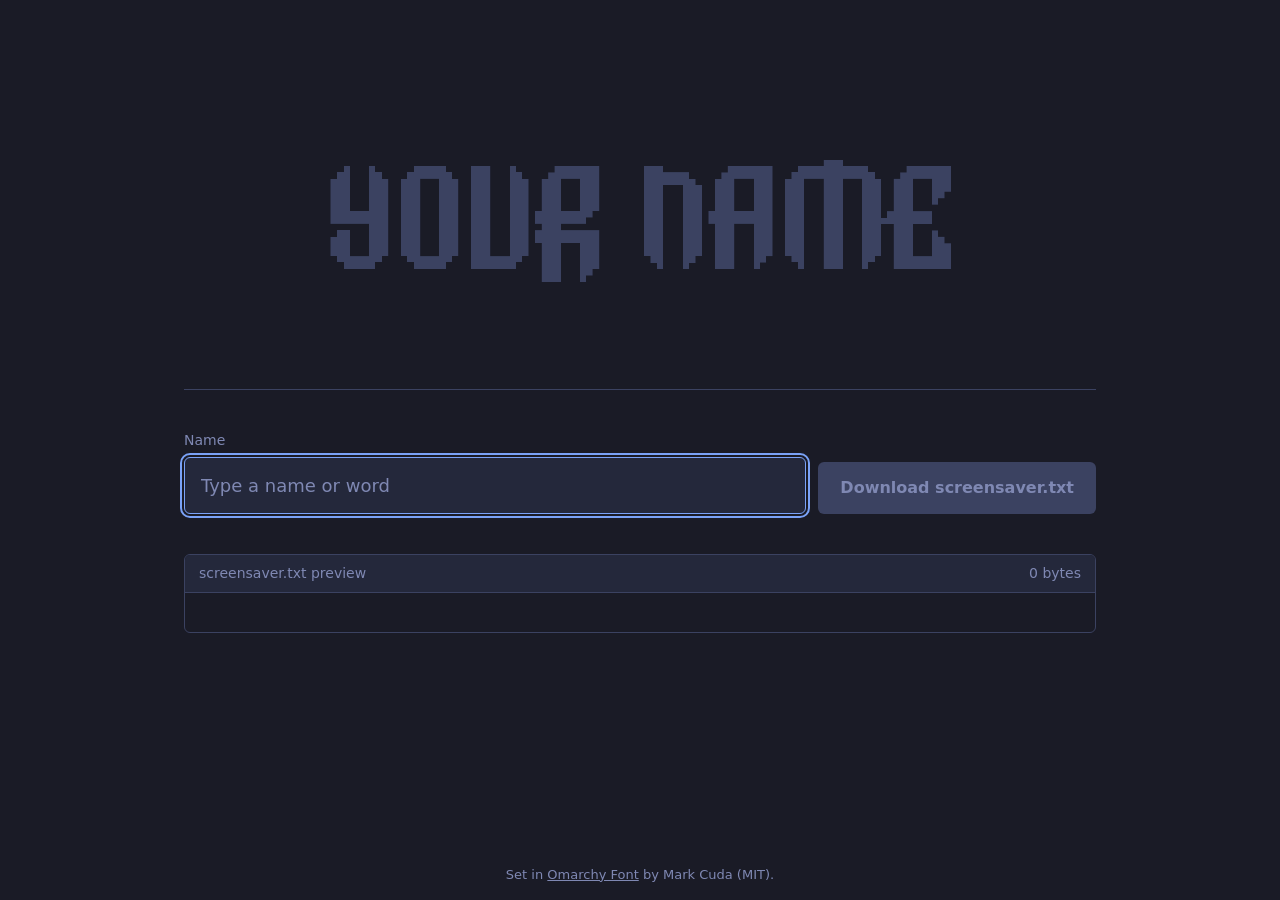
<file: docs/omarchy-branding-name-gen.html>
<!DOCTYPE html>
<html lang="en">
<head>
<meta charset="UTF-8">
<meta name="viewport" content="width=device-width, initial-scale=1">
<title>Name to screensaver.txt</title>
<style>
  /* Omarchy Font by Mark Cuda — MIT License — embedded so this page works offline */
  @font-face {
    font-family: "Omarchy Font";
    src: url("[data-uri]") format("truetype");
    font-display: block;
  }

  :root {
    --bg: #1a1b26;
    --panel: #24283b;
    --line: #3b4261;
    --text: #c0caf5;
    --muted: #7f88b3;
    --accent: #7aa2f7;
  }

  * { box-sizing: border-box; }

  body {
    margin: 0;
    min-height: 100vh;
    background: var(--bg);
    color: var(--text);
    font-family: system-ui, -apple-system, "Segoe UI", Roboto, sans-serif;
    font-size: 16px;
    line-height: 1.5;
    display: flex;
    flex-direction: column;
  }

  main {
    flex: 1;
    width: 100%;
    max-width: 960px;
    margin: 0 auto;
    padding: 48px 24px;
    display: flex;
    flex-direction: column;
    gap: 40px;
  }

  /* The one bold element: the name, set in the Omarchy block letters */
  .stage {
    min-height: 38vh;
    display: flex;
    align-items: center;
    justify-content: center;
    padding: 24px 0;
    border-bottom: 1px solid var(--line);
  }

  #preview {
    margin: 0;
    font-family: "Omarchy Font", monospace;
    font-weight: normal;
    font-size: clamp(40px, 11vw, 128px);
    line-height: 1.1;
    color: var(--text);
    text-align: center;
    word-break: break-word;
    overflow-wrap: anywhere;
    transition: color 0.2s;
  }
  #preview.empty { color: var(--line); }

  .controls {
    display: grid;
    grid-template-columns: 1fr auto;
    gap: 12px;
    align-items: end;
  }

  label {
    display: block;
    color: var(--muted);
    font-size: 14px;
    margin-bottom: 6px;
  }

  input[type="text"] {
    width: 100%;
    padding: 14px 16px;
    font: inherit;
    font-size: 18px;
    color: var(--text);
    background: var(--panel);
    border: 1px solid var(--line);
    border-radius: 6px;
  }
  input[type="text"]::placeholder { color: var(--muted); }
  input[type="text"]:focus {
    outline: 2px solid var(--accent);
    outline-offset: 2px;
    border-color: var(--accent);
  }

  button {
    padding: 14px 22px;
    font: inherit;
    font-size: 16px;
    font-weight: 600;
    color: var(--bg);
    background: var(--accent);
    border: none;
    border-radius: 6px;
    cursor: pointer;
    white-space: nowrap;
  }
  button:hover { filter: brightness(1.1); }
  button:focus-visible { outline: 2px solid var(--text); outline-offset: 3px; }
  button:disabled {
    background: var(--line);
    color: var(--muted);
    cursor: not-allowed;
    filter: none;
  }

  .file {
    border: 1px solid var(--line);
    border-radius: 6px;
    overflow: hidden;
  }
  .file-head {
    padding: 8px 14px;
    background: var(--panel);
    color: var(--muted);
    font-size: 14px;
    border-bottom: 1px solid var(--line);
    display: flex;
    justify-content: space-between;
  }
  .file pre {
    margin: 0;
    padding: 14px;
    min-height: 3em;
    font-family: ui-monospace, "SF Mono", Consolas, monospace;
    font-size: 13px;
    line-height: 1;
    white-space: pre;
    overflow-x: auto;
    color: var(--text);
  }

  #status {
    min-height: 1.5em;
    margin: 0;
    color: var(--muted);
    font-size: 14px;
  }
  #status.ok { color: #9ece6a; }
  #status.err { color: #f7768e; }

  footer {
    padding: 16px 24px;
    text-align: center;
    color: var(--muted);
    font-size: 13px;
  }
  footer a { color: var(--muted); }

  @media (max-width: 560px) {
    main { padding: 32px 16px; gap: 28px; }
    .controls { grid-template-columns: 1fr; }
    button { width: 100%; }
  }

  @media (prefers-reduced-motion: reduce) {
    * { transition: none !important; }
  }
</style>
</head>
<body>
<main>
  <div class="stage" aria-live="polite">
    <h1 id="preview" class="empty">YOUR NAME</h1>
  </div>

  <div class="controls">
    <div>
      <label for="nameInput">Name</label>
      <input type="text" id="nameInput" placeholder="Type a name or word" autocomplete="off" autofocus maxlength="60">
    </div>
    <button id="downloadBtn" disabled>Download screensaver.txt</button>
  </div>

  <div class="file">
    <div class="file-head"><span>screensaver.txt preview</span><span id="byteCount">0 bytes</span></div>
    <pre id="fileContents"></pre>
  </div>

  <p id="status" role="status"></p>
</main>

<footer>
  Set in <a href="https://github.com/markcuda/Omarchy-Font" target="_blank" rel="noopener">Omarchy Font</a> by Mark Cuda (MIT).
</footer>

<script>

  const GLYPHS = {" ":{"a":5,"x":0,"r":["","","","","","","","","","","","","","","","","","","","","","","",""]},"!":{"a":5,"x":1,"r":["000","000","000","000","111","111","111","111","111","111","111","111","111","111","000","000","010","111","111","010","000","000","000","000"]},"\"":{"a":9,"x":1,"r":["0000000","0000000","0000000","0000000","0000000","0000000","1110111","1110111","1110111","0100010","0000000","0000000","0000000","0000000","0000000","0000000","0000000","0000000","0000000","0000000","0000000","0000000","0000000","0000000"]},"#":{"a":13,"x":1,"r":["00000000000","00000000000","00000000000","00000000000","00000000000","00000000000","00111011100","00111011100","00111011100","11111111111","11111111111","00111011100","00111011100","11111111111","11111111111","00111011100","00111011100","00111011100","00000000000","00000000000","00000000000","00000000000","00000000000","00000000000"]},"$":{"a":11,"x":1,"r":["000000000","000000000","000000000","000000000","000000000","000010000","001111100","011111110","111010111","111010111","111100000","011111100","011111110","000001111","111010111","111010111","011111110","001111100","000010000","000000000","000000000","000000000","000000000","000000000"]},"%":{"a":15,"x":1,"r":["0000000000000","0000000000000","0000000000000","0000000000000","0111000001110","1111100011100","1101100011100","1101100111000","1111100111000","0111001110000","0000001110000","0000011100000","0000011100000","0000111000000","0000111001110","0001110011111","0001110011011","0011100011011","0011100011111","0111000001110","0000000000000","0000000000000","0000000000000","0000000000000"]},"&":{"a":12,"x":1,"r":["0000000000","0000000000","0000000000","0000000000","0011111000","0111111100","1110001110","1110001110","1110001110","1110001110","0111011100","0011111000","0011110010","0111100111","1110110111","1110011110","1110001110","1110001110","0111111110","0011110111","0000000000","0000000000","0000000000","0000000000"]},"'":{"a":5,"x":1,"r":["000","000","000","000","000","000","111","111","111","010","000","000","000","000","000","000","000","000","000","000","000","000","000","000"]},"(":{"a":7,"x":1,"r":["00000","00000","00000","00000","00011","00111","01110","01110","11100","11100","11100","11100","11100","11100","11100","11100","01110","01110","00111","00011","00000","00000","00000","00000"]},")":{"a":7,"x":1,"r":["00000","00000","00000","00000","11000","11100","01110","01110","00111","00111","00111","00111","00111","00111","00111","00111","01110","01110","11100","11000","00000","00000","00000","00000"]},"*":{"a":9,"x":1,"r":["0000000","0000000","0000000","0000000","0000000","0000000","1100011","0110110","1111111","1111111","0110110","1100011","0000000","0000000","0000000","0000000","0000000","0000000","0000000","0000000","0000000","0000000","0000000","0000000"]},"+":{"a":11,"x":1,"r":["000000000","000000000","000000000","000000000","000000000","000000000","000111000","000111000","000111000","000111000","000111000","111111111","111111111","000111000","000111000","000111000","000111000","000111000","000000000","000000000","000000000","000000000","000000000","000000000"]},",":{"a":5,"x":1,"r":["000","000","000","000","000","000","000","000","000","000","000","000","000","000","000","000","010","111","111","011","010","000","000","000"]},"-":{"a":9,"x":1,"r":["0000000","0000000","0000000","0000000","0000000","0000000","0000000","0000000","0000000","0000000","0000000","1111111","1111111","0000000","0000000","0000000","0000000","0000000","0000000","0000000","0000000","0000000","0000000","0000000"]},".":{"a":5,"x":1,"r":["000","000","000","000","000","000","000","000","000","000","000","000","000","000","000","000","010","111","111","010","000","000","000","000"]},"/":{"a":11,"x":1,"r":["000000000","000000000","000000000","000000000","000000011","000000111","000000111","000001110","000001110","000011100","000011100","000111000","000111000","001110000","001110000","011100000","011100000","111000000","111000000","110000000","000000000","000000000","000000000","000000000"]},"0":{"a":11,"x":1,"r":["000000000","000000000","000000000","000000000","001111100","011111110","111000111","111000111","111000111","111000111","111000111","111010111","111010111","111000111","111000111","111000111","111000111","111000111","011111110","001111100","000000000","000000000","000000000","000000000"]},"1":{"a":9,"x":1,"r":["0000000","0000000","0000000","0000000","0001100","0011100","0111100","1111100","1111100","0011100","0011100","0011100","0011100","0011100","0011100","0011100","0011100","0011100","1111111","1111111","0000000","0000000","0000000","0000000"]},"2":{"a":11,"x":1,"r":["000000000","000000000","000000000","000000000","001111100","011111110","111000111","111000111","000000111","000000111","000000111","000001110","000011100","000111000","001110000","011100000","111000000","111111111","111111111","111111111","000000000","000000000","000000000","000000000"]},"3":{"a":11,"x":1,"r":["000000000","000000000","000000000","000000000","001111110","011111111","111000111","111000111","000000111","000000111","000001111","001111110","001111110","000001111","000000111","000000111","111000111","111000111","011111111","001111110","000000000","000000000","000000000","000000000"]},"4":{"a":12,"x":1,"r":["0000000000","0000000000","0000000000","0000000000","0100000010","1100000111","1110000111","1110000111","1110000111","1110000111","1110000111","1111111111","1111111111","0000000111","0000000111","0000000111","0000000111","0000000111","0000000111","0000000010","0000000000","0000000000","0000000000","0000000000"]},"5":{"a":11,"x":1,"r":["000000000","000000000","000000000","000000000","111111111","111111111","111000000","111000000","111000000","111000000","111111100","111111110","111111111","000000111","000000111","000000111","111000111","111000111","011111110","001111100","000000000","000000000","000000000","000000000"]},"6":{"a":11,"x":1,"r":["000000000","000000000","000000000","000000000","001111110","011111111","111000111","111000010","111000000","111000000","111111100","111111110","111111111","111000111","111000111","111000111","111000111","111000111","011111110","001111100","000000000","000000000","000000000","000000000"]},"7":{"a":11,"x":1,"r":["000000000","000000000","000000000","000000000","111111111","111111111","111000111","000000111","000000111","000000111","000000111","000001110","000011100","000011100","000011100","000011100","000011100","000011100","000011100","000001000","000000000","000000000","000000000","000000000"]},"8":{"a":11,"x":1,"r":["000000000","000000000","000000000","000000000","001111100","011111110","111000111","111000111","111000111","111000111","011000110","001111100","001111100","011000110","111000111","111000111","111000111","111000111","011111110","001111100","000000000","000000000","000000000","000000000"]},"9":{"a":11,"x":1,"r":["000000000","000000000","000000000","000000000","001111100","011111110","111000111","111000111","111000111","111000111","111000111","111111111","011111111","000000111","000000111","000000111","010000111","111000111","111111110","011111100","000000000","000000000","000000000","000000000"]},":":{"a":5,"x":1,"r":["000","000","000","000","000","000","000","000","010","111","111","010","000","000","000","000","010","111","111","010","000","000","000","000"]},";":{"a":5,"x":1,"r":["000","000","000","000","000","000","000","000","010","111","111","010","000","000","000","000","010","111","111","011","010","000","000","000"]},"<":{"a":11,"x":1,"r":["000000000","000000000","000000000","000000000","000000000","000000000","000000011","000000111","000001110","000011100","000111000","001110000","111000000","111000000","001110000","000111000","000011100","000001110","000000111","000000011","000000000","000000000","000000000","000000000"]},"=":{"a":11,"x":1,"r":["000000000","000000000","000000000","000000000","000000000","000000000","000000000","000000000","000000000","111111111","111111111","000000000","000000000","111111111","111111111","000000000","000000000","000000000","000000000","000000000","000000000","000000000","000000000","000000000"]},">":{"a":11,"x":1,"r":["000000000","000000000","000000000","000000000","000000000","000000000","110000000","111000000","011100000","001110000","000111000","000011100","000000111","000000111","000011100","000111000","001110000","011100000","111000000","110000000","000000000","000000000","000000000","000000000"]},"?":{"a":11,"x":1,"r":["000000000","000000000","000000000","000000000","001111100","011111110","111000111","111000111","111000111","000000111","000001110","000011100","000011100","000011100","000000000","000000000","000001000","000011100","000011100","000001000","000000000","000000000","000000000","000000000"]},"@":{"a":13,"x":1,"r":["00000000000","00000000000","00000000000","00000000000","00111111100","01111111110","11100000111","11100000111","11100111011","11101111011","11101111101","11100011101","11100011101","11101111101","11101111111","11100111110","11100000000","11100000000","01111111110","00111111100","00000000000","00000000000","00000000000","00000000000"]},"A":{"a":11,"x":0,"r":["0000000000","0000000000","0000000000","0000000000","0001111111","0011111111","0111000111","0111000111","0111000111","0111000111","0111000111","1111111111","1111111111","0111000111","0111000111","0111000111","0111000111","0111000111","0111000110","0111000100","0000000000","0000000000","0000000000","0000000000"]},"B":{"a":11,"x":-1,"r":["00000000000","00000000000","00000000000","00000000000","11111111100","01111111110","00111000111","00111000111","00111000111","00111000111","00111001110","01111111100","11111111100","00111001110","00111000110","00111000111","00111000111","00111000111","01111111110","11111111100","00000000000","00000000000","00000000000","00000000000"]},"C":{"a":11,"x":1,"r":["000000000","000000000","000000000","000000000","001111111","011111111","111000111","111000111","111000110","111000100","111000000","111000000","111000000","111000000","111000100","111000110","111000111","111000111","111111110","111111100","000000000","000000000","000000000","000000000"]},"D":{"a":11,"x":1,"r":["000000000","000000000","000000000","000000000","111111100","111111110","111001111","111000111","111000111","111000111","111000111","111000111","111000111","111000111","111000111","111000111","111000111","111001111","111111110","111111100","000000000","000000000","000000000","000000000"]},"E":{"a":11,"x":-1,"r":["00000000000","00000000000","00000000000","00000000000","00001111111","00011111111","00111000111","00111000111","00111000110","00111000100","00111000000","01111111000","11111111000","00111000000","00111000100","00111000110","00111000111","00111000111","00111111111","00111111111","00000000000","00000000000","00000000000","00000000000"]},"F":{"a":11,"x":-1,"r":["00000000000","00000000000","00000000000","00000000000","00001111111","00011111111","00111000111","00111000111","00111000110","00111000100","00111000000","01111111000","11111111000","00111000000","00111000000","00111000000","00111000000","00111000000","00111000000","00111000000","00000000000","00000000000","00000000000","00000000000"]},"G":{"a":11,"x":-1,"r":["00000000000","00000000000","00000000000","00000000000","00001111100","00011111110","00111000111","00111000111","00111000110","00111000100","00111000000","01111000000","11111011100","00111011110","00111000111","00111000111","00111000111","00111000111","00111111110","00111111100","00000000000","00000000000","00000000000","00000000000"]},"H":{"a":11,"x":-1,"r":["000000000000","000000000000","000000000000","000000000000","000010001000","000110001100","001110001110","001110001110","001110001110","001110001110","001110001110","011111111111","111111111110","001110001110","001110001110","001110001110","001110001110","001110001110","001110001100","001110001000","000000000000","000000000000","000000000000","000000000000"]},"I":{"a":5,"x":1,"r":["0000","0000","0000","0000","0010","0110","1110","1110","1110","1110","1110","1110","1110","1110","1110","1110","1110","1110","1100","1000","0000","0000","0000","0000"]},"J":{"a":9,"x":1,"r":["0000000","0000000","0000000","0000000","0000001","0000011","0000111","0000111","0000111","0000111","0000111","0000111","0000111","0000111","0000111","0000111","0000111","0000111","1000111","1101111","1111110","0000000","0000000","0000000"]},"K":{"a":11,"x":-1,"r":["00000000000","00000000000","00000000000","00000000000","00001000010","00011000111","00111001111","00111011110","00111011100","00111011000","00111111000","01111110000","11111110000","00111111000","00111011000","00111011100","00111011110","00111001111","00111000111","00111000010","00100000000","00000000000","00000000000","00000000000"]},"L":{"a":11,"x":1,"r":["000000000","000000000","000000000","000000000","001000000","011000000","111000000","111000000","111000000","111000000","111000000","111000000","111000000","111000000","111000000","111000000","111000000","111000001","111110011","111111111","100000000","000000000","000000000","000000000"]},"M":{"a":17,"x":1,"r":["000000000000000","000000000000000","000000000000000","000000111000000","001111111111100","011111111111110","111000111000111","111000111000111","111000111000111","111000111000111","111000111000111","111000111000111","111000111000111","111000111000111","111000111000111","111000111000111","111000111000111","111000111000111","011000111000110","001000111000100","000000000000000","000000000000000","000000000000000","000000000000000"]},"N":{"a":11,"x":1,"r":["000000000","000000000","000000000","000000000","111000000","111111100","111111110","111000111","111000111","111000111","111000111","111000111","111000111","111000111","111000111","111000111","111000111","111000111","011000110","001000100","000000000","000000000","000000000","000000000"]},"O":{"a":11,"x":1,"r":["000000000","000000000","000000000","000000000","001111100","011111110","111000111","111000111","111000111","111000111","111000111","111000111","111000111","111000111","111000111","111000111","111000111","111000111","011111110","001111100","000000000","000000000","000000000","000000000"]},"P":{"a":11,"x":-1,"r":["00000000000","00000000000","00000000000","00000000000","00001111110","00011111111","00111000111","00111000111","00111000111","00111000111","00111000111","00111000111","11111111110","01111111100","00111000000","00111000000","00111000000","00111000000","00111110000","01111100000","00000000000","00000000000","00000000000","00000000000"]},"Q":{"a":11,"x":1,"r":["0000000000","0000000000","0000000000","0000000000","1111111000","1111111100","1110001110","1110001110","1110001110","1110001110","1110001110","1110001110","1110001110","1110001110","1110001110","1110001110","1110101110","1110001110","0111111101","0011111011","0000000000","0000000000","0000000000","0000000000"]},"R":{"a":11,"x":0,"r":["0000000000","0000000000","0000000000","0000000000","0001111111","0011111111","0111000111","0111000111","0111000111","0111000111","0111000111","1111111110","1111111100","0111000000","1111111111","1111111111","0111000111","0111000111","0111000111","0111000111","0111000110","0111000100","0000000000","0000000000"]},"S":{"a":11,"x":-1,"r":["00000000000","00000000000","00000000000","00000000000","00001111111","00011111111","00111000111","00111000111","00111000110","00111000100","00111000000","00111000000","11111111111","01111111111","00000000111","00000000111","00001000111","00011000111","00111111110","01111111100","00000000000","00000000000","00000000000","00000000000"]},"T":{"a":13,"x":1,"r":["00000000000","00000000000","00000000000","00000000000","00001110000","00001110000","11111111110","01111111111","00011111111","00001110011","00001110001","00001110000","00001110000","00001110000","00001110000","00001110000","00001110000","00001110000","00001111100","00011111000","00000000000","00000000000","00000000000","00000000000"]},"U":{"a":11,"x":1,"r":["000000000","000000000","000000000","000000000","111000100","111000110","111000111","111000111","111000111","111000111","111000111","111000111","111000111","111000111","111000111","111000111","111000111","111000111","111111110","111111100","000000000","000000000","000000000","000000000"]},"V":{"a":11,"x":1,"r":["000000000","000000000","000000000","000000000","001000100","011000110","111000111","111000111","111000111","111000111","111000111","111000111","111000111","111000111","111000111","111000111","111000111","111000111","011111110","001111100","000000000","000000000","000000000","000000000"]},"W":{"a":12,"x":1,"r":["0000000000","0000000000","0000000000","0000000000","0010000100","0110000110","1110000111","1110000111","1110000111","1110000111","1110000111","1110000111","1110000111","1110000111","1110000111","1110000111","1110110111","1111111111","0111111110","0011001100","0000000000","0000000000","0000000000","0000000000"]},"X":{"a":17,"x":1,"r":["000000000000000","000000000000000","000000000000000","000000000000000","111110000011111","011110000011110","001110000111110","001110000111100","000111000111000","000111000111000","000111101111000","000011111110000","000111111100000","000111101110000","000111001111000","000111000111000","001110000011100","011110000011110","111100000001110","111100000001111","000000000000000","000000000000000","000000000000000","000000000000000"]},"Y":{"a":11,"x":1,"r":["000000000","000000000","000000000","000000000","001000100","011000110","111000111","111000111","111000111","111000111","111000111","111111111","111111111","000000111","011000111","111000111","111000111","111000111","011111110","001111100","000000000","000000000","000000000","000000000"]},"Z":{"a":13,"x":1,"r":["00000000000","00000000000","00000000000","00000000000","00111111100","01111111110","11100000011","11000000111","00000001111","00000011110","01110111100","00101111011","00011110001","00111100000","01111000000","11110000000","11100000001","11110000011","01111111111","00111111110","00000000000","00000000000","00000000000","00000000000"]},"[":{"a":7,"x":1,"r":["00000","00000","00000","00000","11111","11111","11100","11100","11100","11100","11100","11100","11100","11100","11100","11100","11100","11100","11111","11111","00000","00000","00000","00000"]},"\\":{"a":11,"x":1,"r":["000000000","000000000","000000000","000000000","110000000","111000000","111000000","011100000","011100000","001110000","001110000","000111000","000111000","000011100","000011100","000001110","000001110","000000111","000000111","000000011","000000000","000000000","000000000","000000000"]},"]":{"a":7,"x":1,"r":["00000","00000","00000","00000","11111","11111","00111","00111","00111","00111","00111","00111","00111","00111","00111","00111","00111","00111","11111","11111","00000","00000","00000","00000"]},"^":{"a":11,"x":1,"r":["000000000","000000000","000000000","000000000","000010000","000111000","000111000","001111100","001111100","011101110","011101110","111000111","000000000","000000000","000000000","000000000","000000000","000000000","000000000","000000000","000000000","000000000","000000000","000000000"]},"_":{"a":11,"x":1,"r":["000000000","000000000","000000000","000000000","000000000","000000000","000000000","000000000","000000000","000000000","000000000","000000000","000000000","000000000","000000000","000000000","000000000","000000000","111111111","111111111","000000000","000000000","000000000","000000000"]},"`":{"a":5,"x":1,"r":["000","000","000","000","110","111","111","011","000","000","000","000","000","000","000","000","000","000","000","000","000","000","000","000"]},"a":{"a":11,"x":0,"r":["0000000000","0000000000","0000000000","0000000000","0001111111","0011111111","0111000111","0111000111","0111000111","0111000111","0111000111","1111111111","1111111111","0111000111","0111000111","0111000111","0111000111","0111000111","0111000110","0111000100","0000000000","0000000000","0000000000","0000000000"]},"b":{"a":11,"x":-1,"r":["00000000000","00000000000","00000000000","00000000000","11111111100","01111111110","00111000111","00111000111","00111000111","00111000111","00111001110","01111111100","11111111100","00111001110","00111000110","00111000111","00111000111","00111000111","01111111110","11111111100","00000000000","00000000000","00000000000","00000000000"]},"c":{"a":11,"x":1,"r":["000000000","000000000","000000000","000000000","001111111","011111111","111000111","111000111","111000110","111000100","111000000","111000000","111000000","111000000","111000100","111000110","111000111","111000111","111111110","111111100","000000000","000000000","000000000","000000000"]},"d":{"a":11,"x":1,"r":["000000000","000000000","000000000","000000000","111111100","111111110","111001111","111000111","111000111","111000111","111000111","111000111","111000111","111000111","111000111","111000111","111000111","111001111","111111110","111111100","000000000","000000000","000000000","000000000"]},"e":{"a":11,"x":-1,"r":["00000000000","00000000000","00000000000","00000000000","00001111111","00011111111","00111000111","00111000111","00111000110","00111000100","00111000000","01111111000","11111111000","00111000000","00111000100","00111000110","00111000111","00111000111","00111111111","00111111111","00000000000","00000000000","00000000000","00000000000"]},"f":{"a":11,"x":-1,"r":["00000000000","00000000000","00000000000","00000000000","00001111111","00011111111","00111000111","00111000111","00111000110","00111000100","00111000000","01111111000","11111111000","00111000000","00111000000","00111000000","00111000000","00111000000","00111000000","00111000000","00000000000","00000000000","00000000000","00000000000"]},"g":{"a":11,"x":-1,"r":["00000000000","00000000000","00000000000","00000000000","00001111100","00011111110","00111000111","00111000111","00111000110","00111000100","00111000000","01111000000","11111011100","00111011110","00111000111","00111000111","00111000111","00111000111","00111111110","00111111100","00000000000","00000000000","00000000000","00000000000"]},"h":{"a":11,"x":-1,"r":["000000000000","000000000000","000000000000","000000000000","000010001000","000110001100","001110001110","001110001110","001110001110","001110001110","001110001110","011111111111","111111111110","001110001110","001110001110","001110001110","001110001110","001110001110","001110001100","001110001000","000000000000","000000000000","000000000000","000000000000"]},"i":{"a":5,"x":1,"r":["0000","0000","0000","0000","0010","0110","1110","1110","1110","1110","1110","1110","1110","1110","1110","1110","1110","1110","1100","1000","0000","0000","0000","0000"]},"j":{"a":9,"x":1,"r":["0000000","0000000","0000000","0000000","0000001","0000011","0000111","0000111","0000111","0000111","0000111","0000111","0000111","0000111","0000111","0000111","0000111","0000111","1000111","1101111","1111110","0000000","0000000","0000000"]},"k":{"a":11,"x":-1,"r":["00000000000","00000000000","00000000000","00000000000","00001000010","00011000111","00111001111","00111011110","00111011100","00111011000","00111111000","01111110000","11111110000","00111111000","00111011000","00111011100","00111011110","00111001111","00111000111","00111000010","00100000000","00000000000","00000000000","00000000000"]},"l":{"a":11,"x":1,"r":["000000000","000000000","000000000","000000000","001000000","011000000","111000000","111000000","111000000","111000000","111000000","111000000","111000000","111000000","111000000","111000000","111000000","111000001","111110011","111111111","100000000","000000000","000000000","000000000"]},"m":{"a":17,"x":1,"r":["000000000000000","000000000000000","000000000000000","000000111000000","001111111111100","011111111111110","111000111000111","111000111000111","111000111000111","111000111000111","111000111000111","111000111000111","111000111000111","111000111000111","111000111000111","111000111000111","111000111000111","111000111000111","011000111000110","001000111000100","000000000000000","000000000000000","000000000000000","000000000000000"]},"n":{"a":11,"x":1,"r":["000000000","000000000","000000000","000000000","111000000","111111100","111111110","111000111","111000111","111000111","111000111","111000111","111000111","111000111","111000111","111000111","111000111","111000111","011000110","001000100","000000000","000000000","000000000","000000000"]},"o":{"a":11,"x":1,"r":["000000000","000000000","000000000","000000000","001111100","011111110","111000111","111000111","111000111","111000111","111000111","111000111","111000111","111000111","111000111","111000111","111000111","111000111","011111110","001111100","000000000","000000000","000000000","000000000"]},"p":{"a":11,"x":-1,"r":["00000000000","00000000000","00000000000","00000000000","00001111110","00011111111","00111000111","00111000111","00111000111","00111000111","00111000111","00111000111","11111111110","01111111100","00111000000","00111000000","00111000000","00111000000","00111110000","01111100000","00000000000","00000000000","00000000000","00000000000"]},"q":{"a":11,"x":1,"r":["0000000000","0000000000","0000000000","0000000000","1111111000","1111111100","1110001110","1110001110","1110001110","1110001110","1110001110","1110001110","1110001110","1110001110","1110001110","1110001110","1110101110","1110001110","0111111101","0011111011","0000000000","0000000000","0000000000","0000000000"]},"r":{"a":11,"x":0,"r":["0000000000","0000000000","0000000000","0000000000","0001111111","0011111111","0111000111","0111000111","0111000111","0111000111","0111000111","1111111110","1111111100","0111000000","1111111111","1111111111","0111000111","0111000111","0111000111","0111000111","0111000110","0111000100","0000000000","0000000000"]},"s":{"a":11,"x":-1,"r":["00000000000","00000000000","00000000000","00000000000","00001111111","00011111111","00111000111","00111000111","00111000110","00111000100","00111000000","00111000000","11111111111","01111111111","00000000111","00000000111","00001000111","00011000111","00111111110","01111111100","00000000000","00000000000","00000000000","00000000000"]},"t":{"a":13,"x":1,"r":["00000000000","00000000000","00000000000","00000000000","00001110000","00001110000","11111111110","01111111111","00011111111","00001110011","00001110001","00001110000","00001110000","00001110000","00001110000","00001110000","00001110000","00001110000","00001111100","00011111000","00000000000","00000000000","00000000000","00000000000"]},"u":{"a":11,"x":1,"r":["000000000","000000000","000000000","000000000","111000100","111000110","111000111","111000111","111000111","111000111","111000111","111000111","111000111","111000111","111000111","111000111","111000111","111000111","111111110","111111100","000000000","000000000","000000000","000000000"]},"v":{"a":11,"x":1,"r":["000000000","000000000","000000000","000000000","001000100","011000110","111000111","111000111","111000111","111000111","111000111","111000111","111000111","111000111","111000111","111000111","111000111","111000111","011111110","001111100","000000000","000000000","000000000","000000000"]},"w":{"a":12,"x":1,"r":["0000000000","0000000000","0000000000","0000000000","0010000100","0110000110","1110000111","1110000111","1110000111","1110000111","1110000111","1110000111","1110000111","1110000111","1110000111","1110000111","1110110111","1111111111","0111111110","0011001100","0000000000","0000000000","0000000000","0000000000"]},"x":{"a":17,"x":1,"r":["000000000000000","000000000000000","000000000000000","000000000000000","111110000011111","011110000011110","001110000111110","001110000111100","000111000111000","000111000111000","000111101111000","000011111110000","000111111100000","000111101110000","000111001111000","000111000111000","001110000011100","011110000011110","111100000001110","111100000001111","000000000000000","000000000000000","000000000000000","000000000000000"]},"y":{"a":11,"x":1,"r":["000000000","000000000","000000000","000000000","001000100","011000110","111000111","111000111","111000111","111000111","111000111","111111111","111111111","000000111","011000111","111000111","111000111","111000111","011111110","001111100","000000000","000000000","000000000","000000000"]},"z":{"a":13,"x":1,"r":["00000000000","00000000000","00000000000","00000000000","00111111100","01111111110","11100000011","11000000111","00000001111","00000011110","01110111100","00101111011","00011110001","00111100000","01111000000","11110000000","11100000001","11110000011","01111111111","00111111110","00000000000","00000000000","00000000000","00000000000"]},"{":{"a":7,"x":1,"r":["00000","00000","00000","00000","00011","00111","01110","01110","01110","01110","01110","11100","11100","01110","01110","01110","01110","01110","00111","00011","00000","00000","00000","00000"]},"|":{"a":5,"x":1,"r":["000","000","000","000","111","111","111","111","111","111","111","111","111","111","111","111","111","111","111","111","111","111","000","000"]},"}":{"a":7,"x":1,"r":["00000","00000","00000","00000","11000","11100","01110","01110","01110","01110","01110","00111","00111","01110","01110","01110","01110","01110","11100","11000","00000","00000","00000","00000"]},"~":{"a":13,"x":1,"r":["00000000000","00000000000","00000000000","00000000000","00000000000","00000000000","00000000000","00000000000","00111000000","01111100010","11101110111","11101110111","01000111110","00000011100","00000000000","00000000000","00000000000","00000000000","00000000000","00000000000","00000000000","00000000000","00000000000","00000000000"]}};

  // Build the block-character version of the text, exactly like the Omarchy wordmark.
  // Each glyph is a bitmap of half-rows; two half-rows pair up into one text line
  // using █ (both), ▀ (top only), ▄ (bottom only).
  function toBlockArt(text) {
    const n = GLYPHS["O"].r.length;
    let width = 4;
    const chars = [...text].map(ch => GLYPHS[ch] || GLYPHS[ch.toUpperCase()] || GLYPHS["?"]);
    chars.forEach(g => width += g.a);
    const grid = Array.from({ length: n }, () => new Array(width + 8).fill(0));
    let pen = 2;
    for (const g of chars) {
      g.r.forEach((row, i) => {
        for (let j = 0; j < row.length; j++) if (row[j] === "1") grid[i][pen + g.x + j] = 1;
      });
      pen += g.a;
    }
    let lines = [];
    for (let i = 0; i < n; i += 2) {
      let s = "";
      for (let c = 0; c < grid[i].length; c++) {
        const t = grid[i][c], b = grid[i + 1][c];
        s += t && b ? "\u2588" : t ? "\u2580" : b ? "\u2584" : " ";
      }
      lines.push(s.replace(/\s+$/, ""));
    }
    while (lines.length && !lines[0]) lines.shift();
    while (lines.length && !lines[lines.length - 1]) lines.pop();
    if (!lines.length) return "";
    const indent = Math.min(...lines.filter(l => l).map(l => l.length - l.trimStart().length));
    return lines.map(l => l.slice(indent)).join("\n");
  }

  const input = document.getElementById("nameInput");
  const preview = document.getElementById("preview");
  const btn = document.getElementById("downloadBtn");
  const contents = document.getElementById("fileContents");
  const byteCount = document.getElementById("byteCount");
  const status = document.getElementById("status");

  function update() {
    const value = input.value.trim();
    preview.textContent = value || "YOUR NAME";
    preview.classList.toggle("empty", !value);
    const art = toBlockArt(value);
    contents.textContent = art;
    const bytes = art ? new TextEncoder().encode(art + "\n").length : 0;
    byteCount.textContent = bytes + (bytes === 1 ? " byte" : " bytes");
    btn.disabled = !value;
    status.textContent = "";
    status.className = "";
  }

  function downloadFile() {
    const value = input.value.trim();
    if (!value) {
      status.textContent = "Type a name first — screensaver.txt can't be empty.";
      status.className = "err";
      input.focus();
      return;
    }
    const blob = new Blob([toBlockArt(value) + "\n"], { type: "text/plain;charset=utf-8" });
    const url = URL.createObjectURL(blob);
    const a = document.createElement("a");
    a.href = url;
    a.download = "screensaver.txt";
    document.body.appendChild(a);
    a.click();
    a.remove();
    URL.revokeObjectURL(url);
    status.textContent = 'Downloaded screensaver.txt with "' + value + '" in block letters.';
    status.className = "ok";
  }

  input.addEventListener("input", update);
  input.addEventListener("keydown", (e) => { if (e.key === "Enter") downloadFile(); });
  btn.addEventListener("click", downloadFile);
  update();
</script>
</body>
</html>
</file>
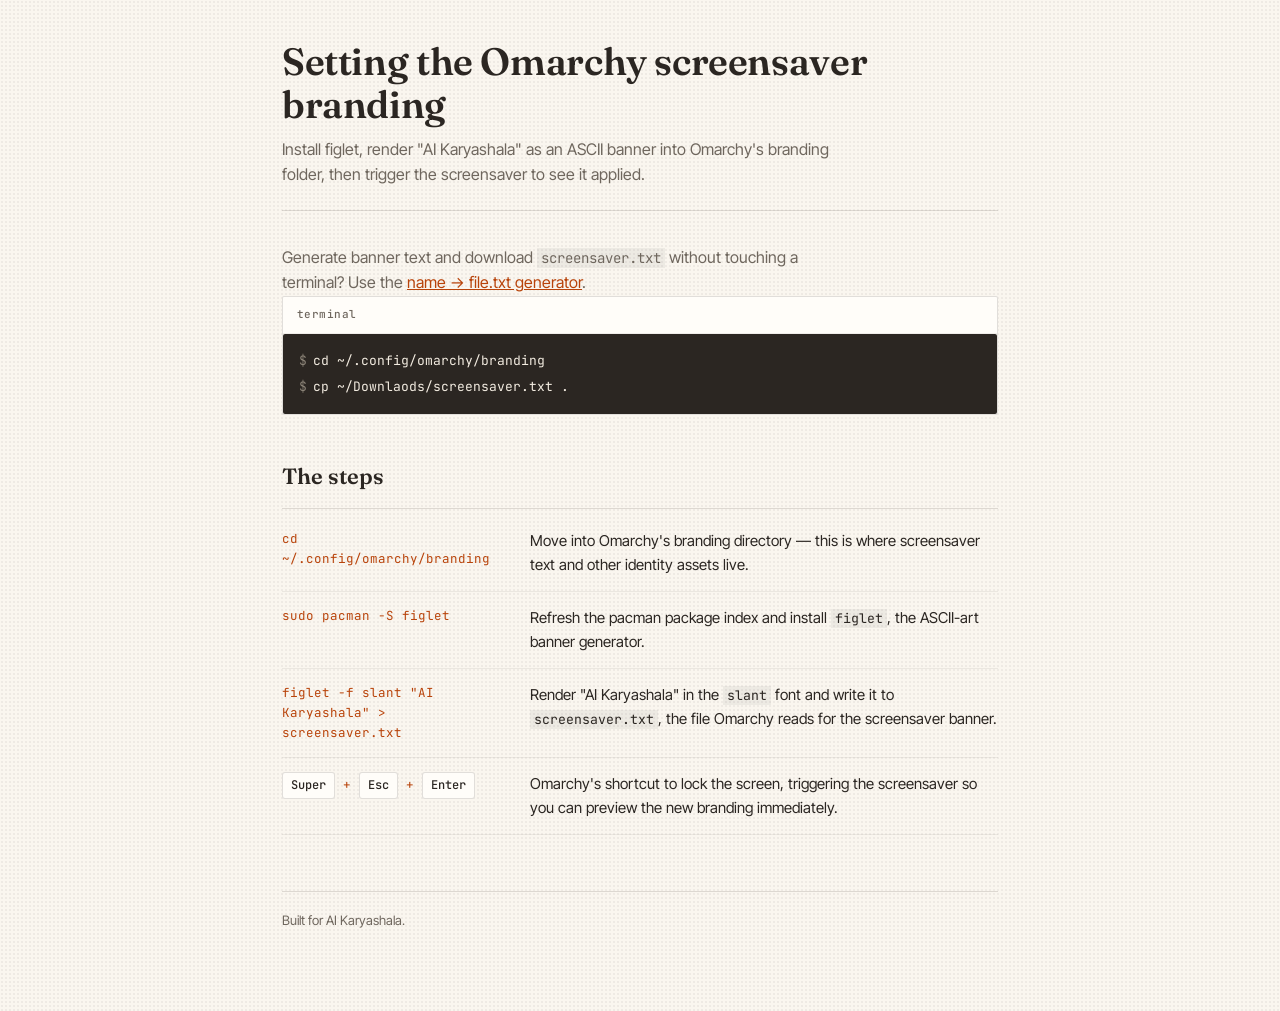
<file: docs/omarchy-branding.html>
<!DOCTYPE html>
<html lang="en">
<head>
<meta charset="utf-8">
<meta name="viewport" content="width=device-width, initial-scale=1">
<title>Setting Omarchy branding</title>
<link rel="preconnect" href="https://fonts.googleapis.com">
<link rel="preconnect" href="https://fonts.gstatic.com" crossorigin>
<link href="https://fonts.googleapis.com/css2?family=Fraunces:opsz,wght@9..144,400;9..144,600&family=Inter+Tight:wght@400;500;600&family=JetBrains+Mono:wght@400;500;700&display=swap" rel="stylesheet">
<style>
:root{
  --cream:#faf6ef; --ink:#2b2622; --muted:#6f675e;
  --rust:#b8430a; --teal:#14746f; --gold:#a97b12;
  --line:rgba(43,38,34,.14); --line2:rgba(43,38,34,.07);
  --paper:#fffdf9;
}
*{box-sizing:border-box}
html,body{margin:0;padding:0}
body{
  background:var(--cream); color:var(--ink);
  font-family:"Inter Tight",system-ui,sans-serif; font-size:16px; line-height:1.6;
  background-image:radial-gradient(rgba(43,38,34,.055) 1px, transparent 1px);
  background-size:4px 4px;
}
.wrap{max-width:760px;margin:0 auto;padding:40px 22px 80px}
header{margin-bottom:34px;border-bottom:1px solid var(--line);padding-bottom:22px}
h1{font-family:Fraunces,Georgia,serif;font-weight:600;font-size:clamp(26px,4.4vw,38px);line-height:1.14;margin:0 0 10px;letter-spacing:-.01em}
.sub{color:var(--muted);max-width:62ch;margin:0}
.sub a{color:var(--rust)}
.sub code{font-family:"JetBrains Mono",monospace;font-size:.88em;background:rgba(43,38,34,.06);padding:1px 4px}

.panel{background:var(--paper);border:1px solid var(--line);border-radius:2px;margin-bottom:22px}
.panel h2{font-family:"JetBrains Mono",monospace;font-size:11px;font-weight:500;color:var(--muted);
  margin:0;padding:9px 14px;border-bottom:1px solid var(--line2);letter-spacing:.04em}
.panel .body{padding:12px 14px}

.term{background:#2b2622;color:#f3ece1;font-family:"JetBrains Mono",monospace;font-size:13px;
  padding:14px 16px;border-radius:2px;line-height:2}
.term .p{color:#8c8478;margin-right:6px}
.term .c{color:#f3ece1}

h3.sec{font-family:Fraunces,Georgia,serif;font-weight:600;font-size:22px;margin:44px 0 14px}
.rules{border-top:1px solid var(--line);padding-top:6px}
.rule{display:grid;grid-template-columns:230px 1fr;gap:18px;padding:14px 0;border-bottom:1px solid var(--line2)}
@media(max-width:640px){.rule{grid-template-columns:1fr;gap:4px}}
.rule .c{font-family:"JetBrains Mono",monospace;font-size:12.5px;color:var(--rust)}
.rule .d{color:var(--ink);font-size:15px}
.rule .d code{font-family:"JetBrains Mono",monospace;font-size:.88em;background:rgba(43,38,34,.06);padding:1px 4px}

.key{display:inline-block;font-family:"JetBrains Mono",monospace;font-size:12px;font-weight:500;
  padding:3px 8px;border:1px solid var(--line);border-radius:3px;background:var(--paper);color:var(--ink)}

footer{margin-top:56px;padding-top:18px;border-top:1px solid var(--line);font-size:13px;color:var(--muted)}
</style>
</head>
<body>
<div class="wrap">

<header>
  <h1>Setting the Omarchy screensaver branding</h1>
  <p class="sub">Install figlet, render "AI Karyashala" as an ASCII banner into Omarchy's branding folder, then trigger the screensaver to see it applied.</p>
</header>

<p class="sub">Generate banner text and download <code>screensaver.txt</code> without touching a terminal? Use the <a href="omarchy-branding-name-gen.html">name → file.txt generator</a>.</p>

<div class="panel">
  <h2>terminal</h2>
  <div class="body" style="padding:0">
    <div class="term">
      <div><span class="p">$</span><span class="c">cd ~/.config/omarchy/branding</span></div>
      <div><span class="p">$</span><span class="c">cp ~/Downlaods/screensaver.txt .</span></div>
    </div>
  </div>
</div>


<h3 class="sec">The steps</h3>
<div class="rules">
  <div class="rule">
    <div class="c">cd ~/.config/omarchy/branding</div>
    <div class="d">Move into Omarchy's branding directory — this is where screensaver text and other identity assets live.</div>
  </div>
  <div class="rule">
    <div class="c">sudo pacman -S figlet</div>
    <div class="d">Refresh the pacman package index and install <code>figlet</code>, the ASCII-art banner generator.</div>
  </div>
  <div class="rule">
    <div class="c">figlet -f slant "AI Karyashala" &gt; screensaver.txt</div>
    <div class="d">Render "AI Karyashala" in the <code>slant</code> font and write it to <code>screensaver.txt</code>, the file Omarchy reads for the screensaver banner.</div>
  </div>
  <div class="rule">
    <div class="c"><span class="key">Super</span> + <span class="key">Esc</span> + <span class="key">Enter</span></div>
    <div class="d">Omarchy's shortcut to lock the screen, triggering the screensaver so you can preview the new branding immediately.</div>
  </div>
</div>

<footer>Built for AI Karyashala.</footer>
</div>
</body>
</html>
</file>
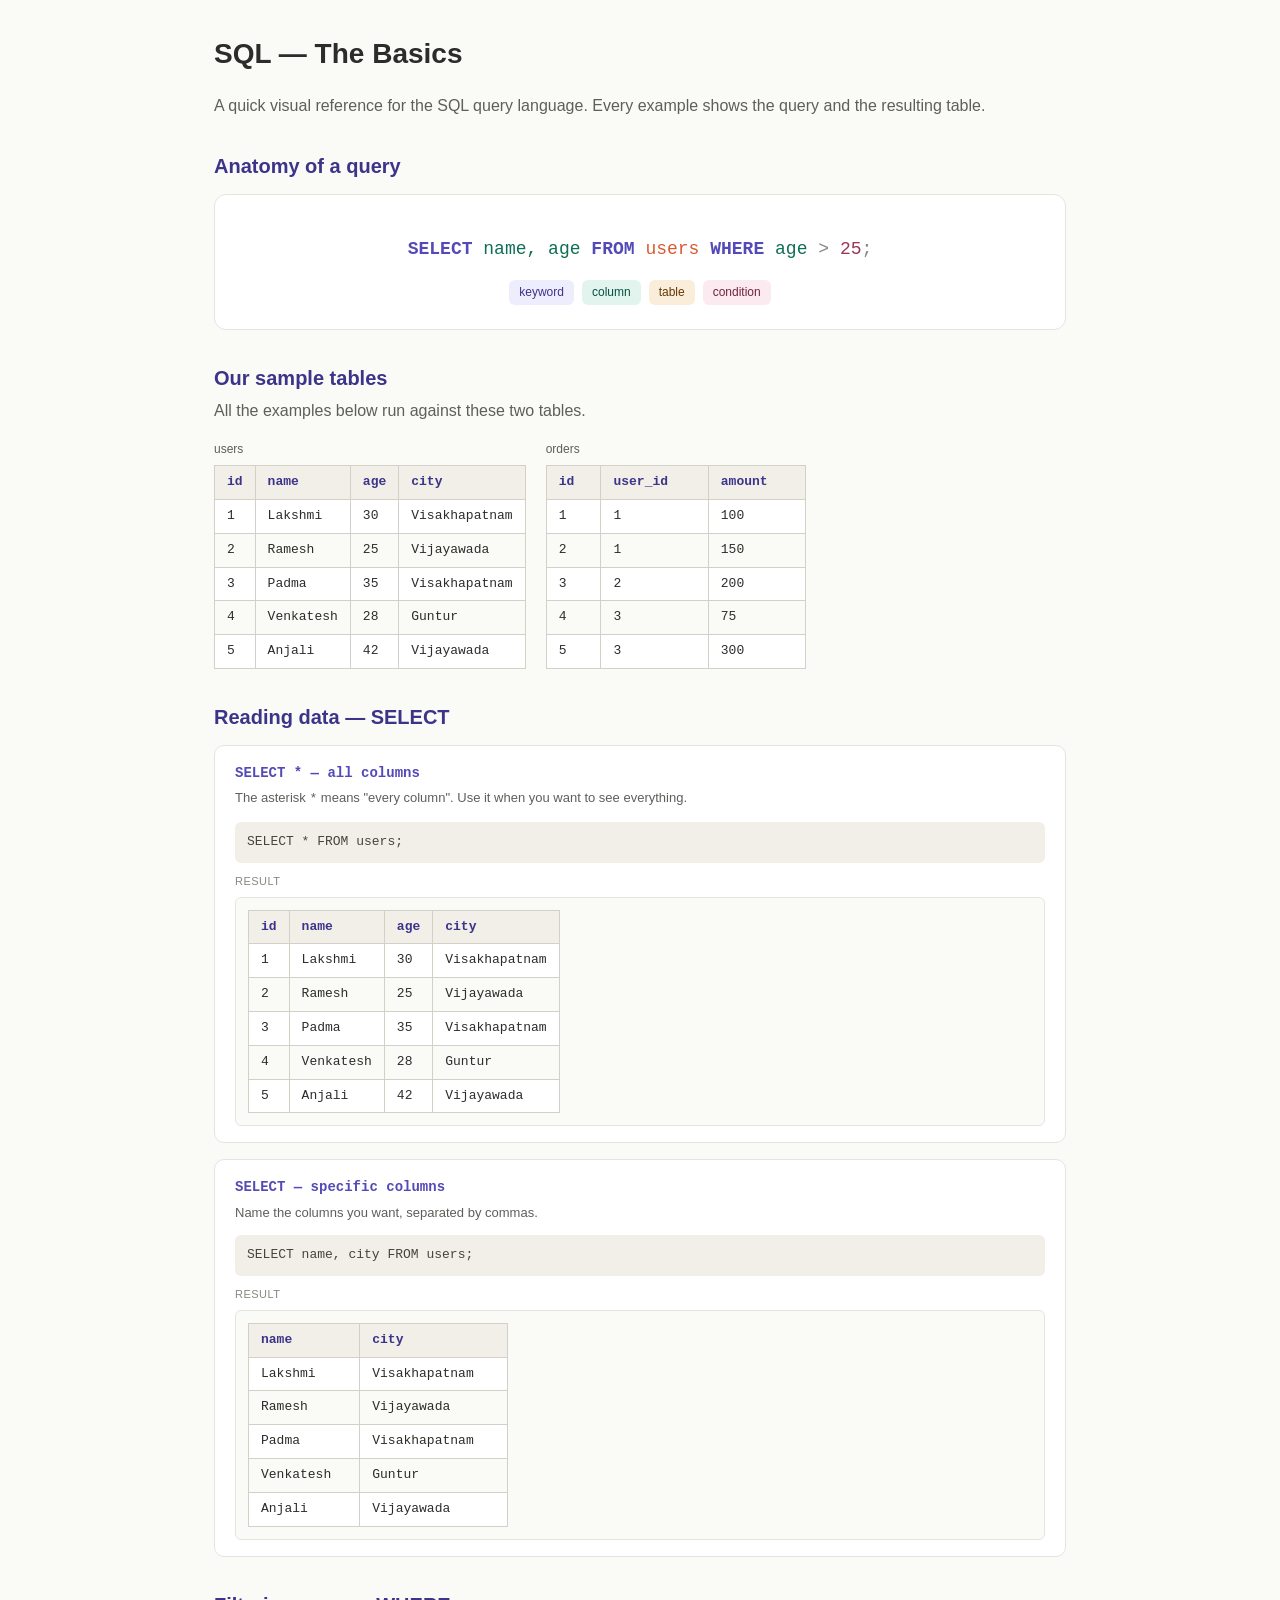
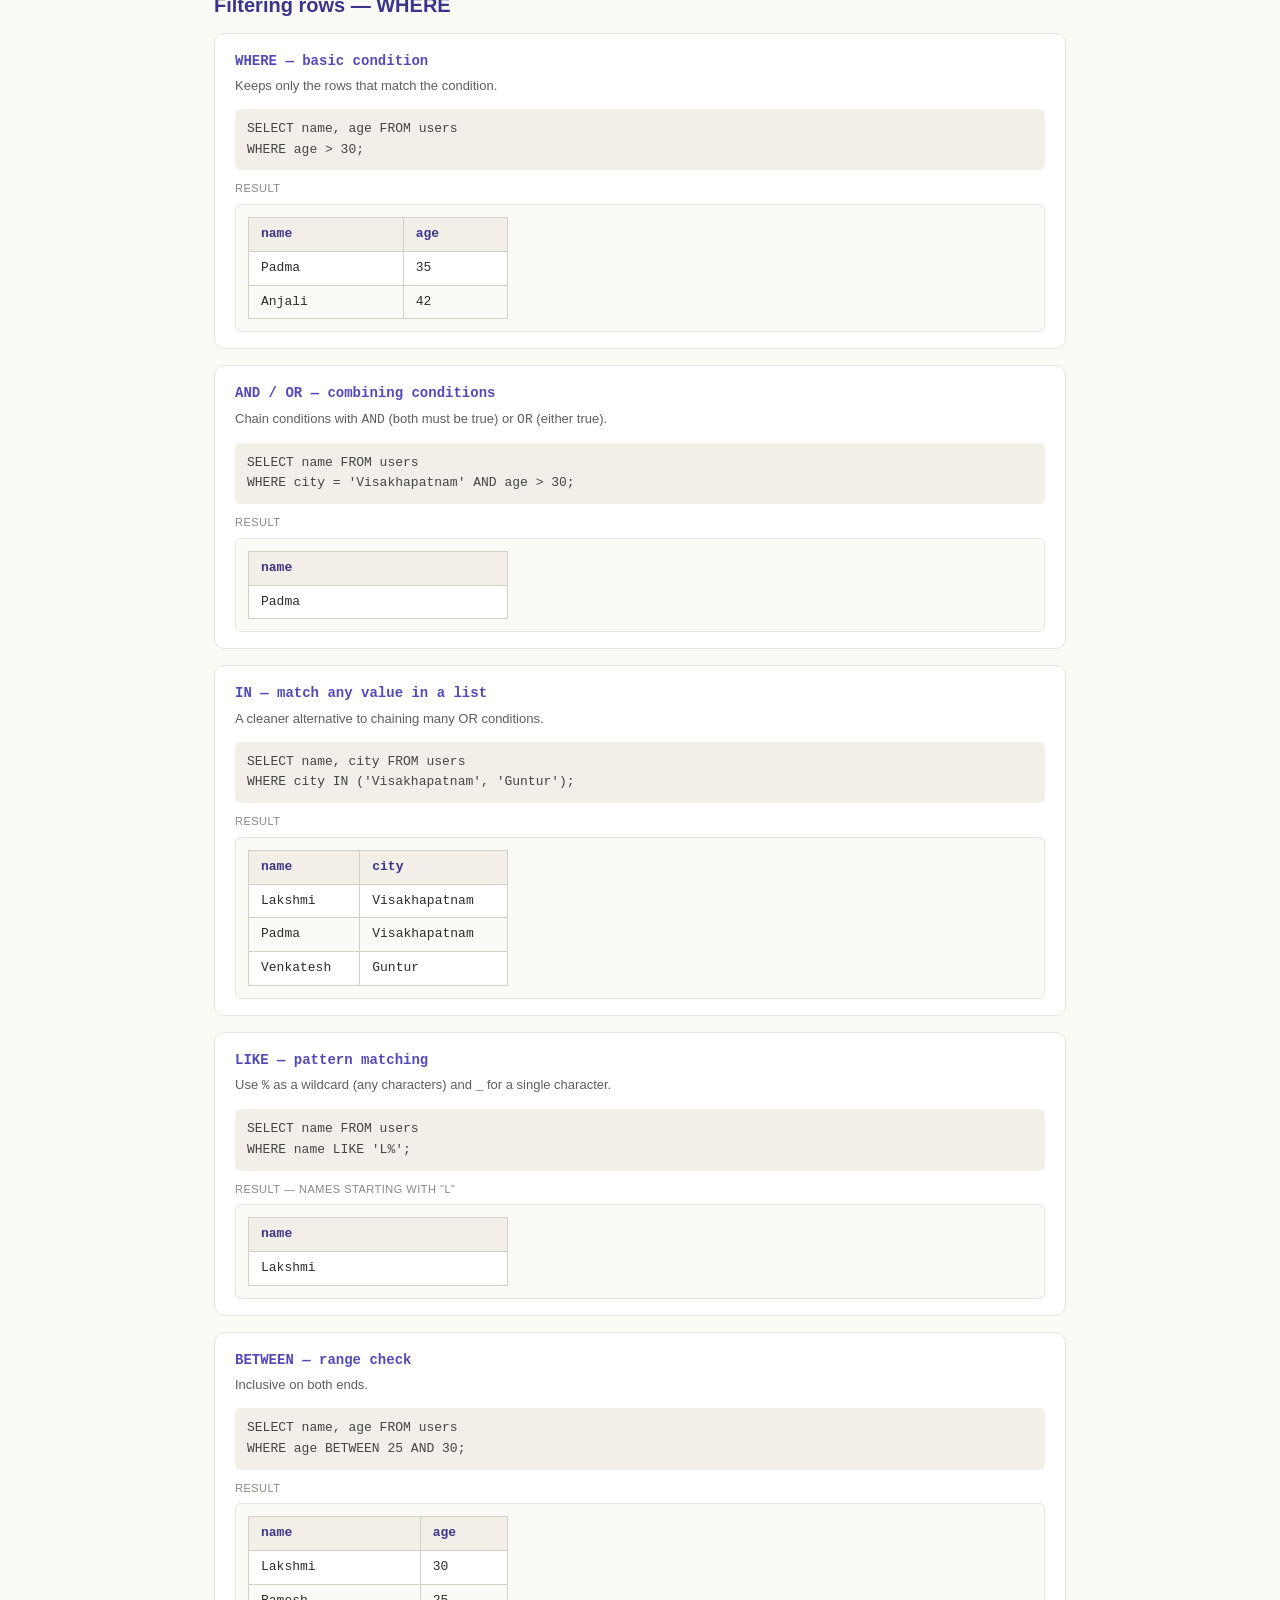
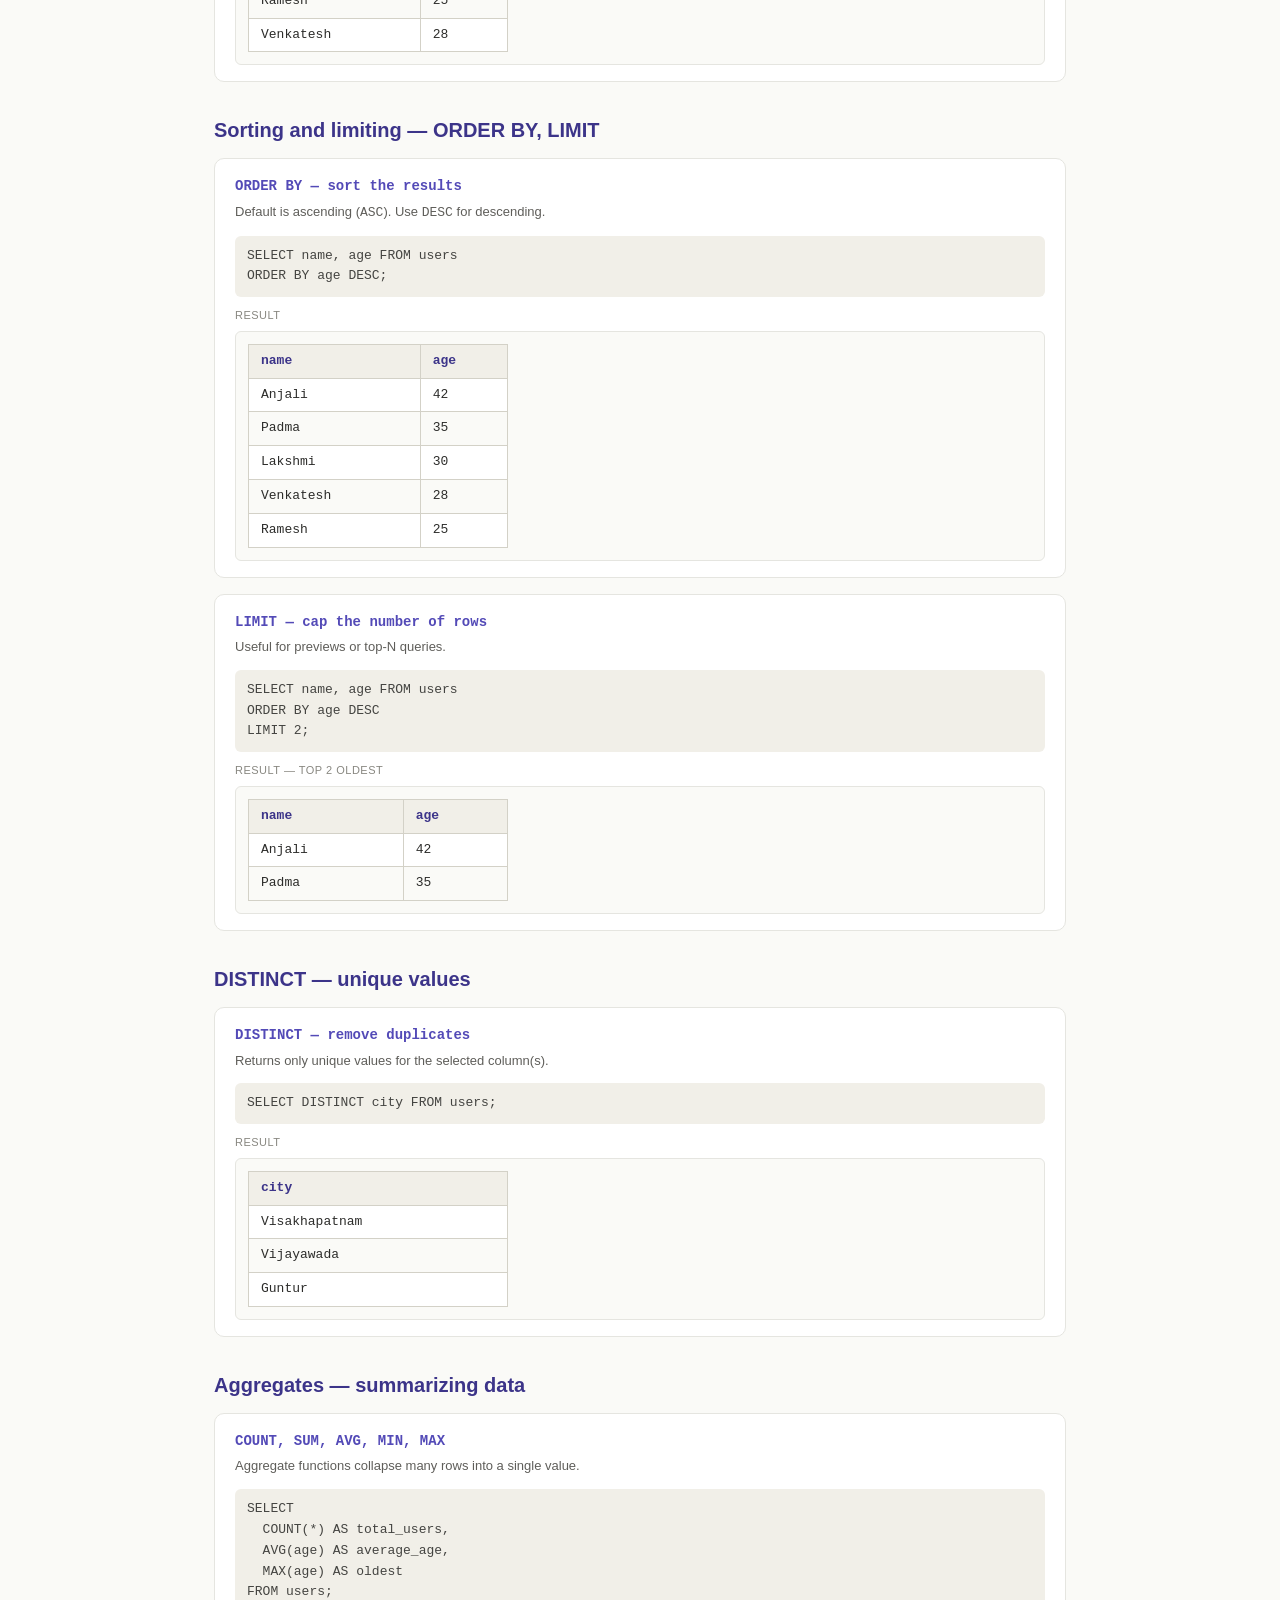
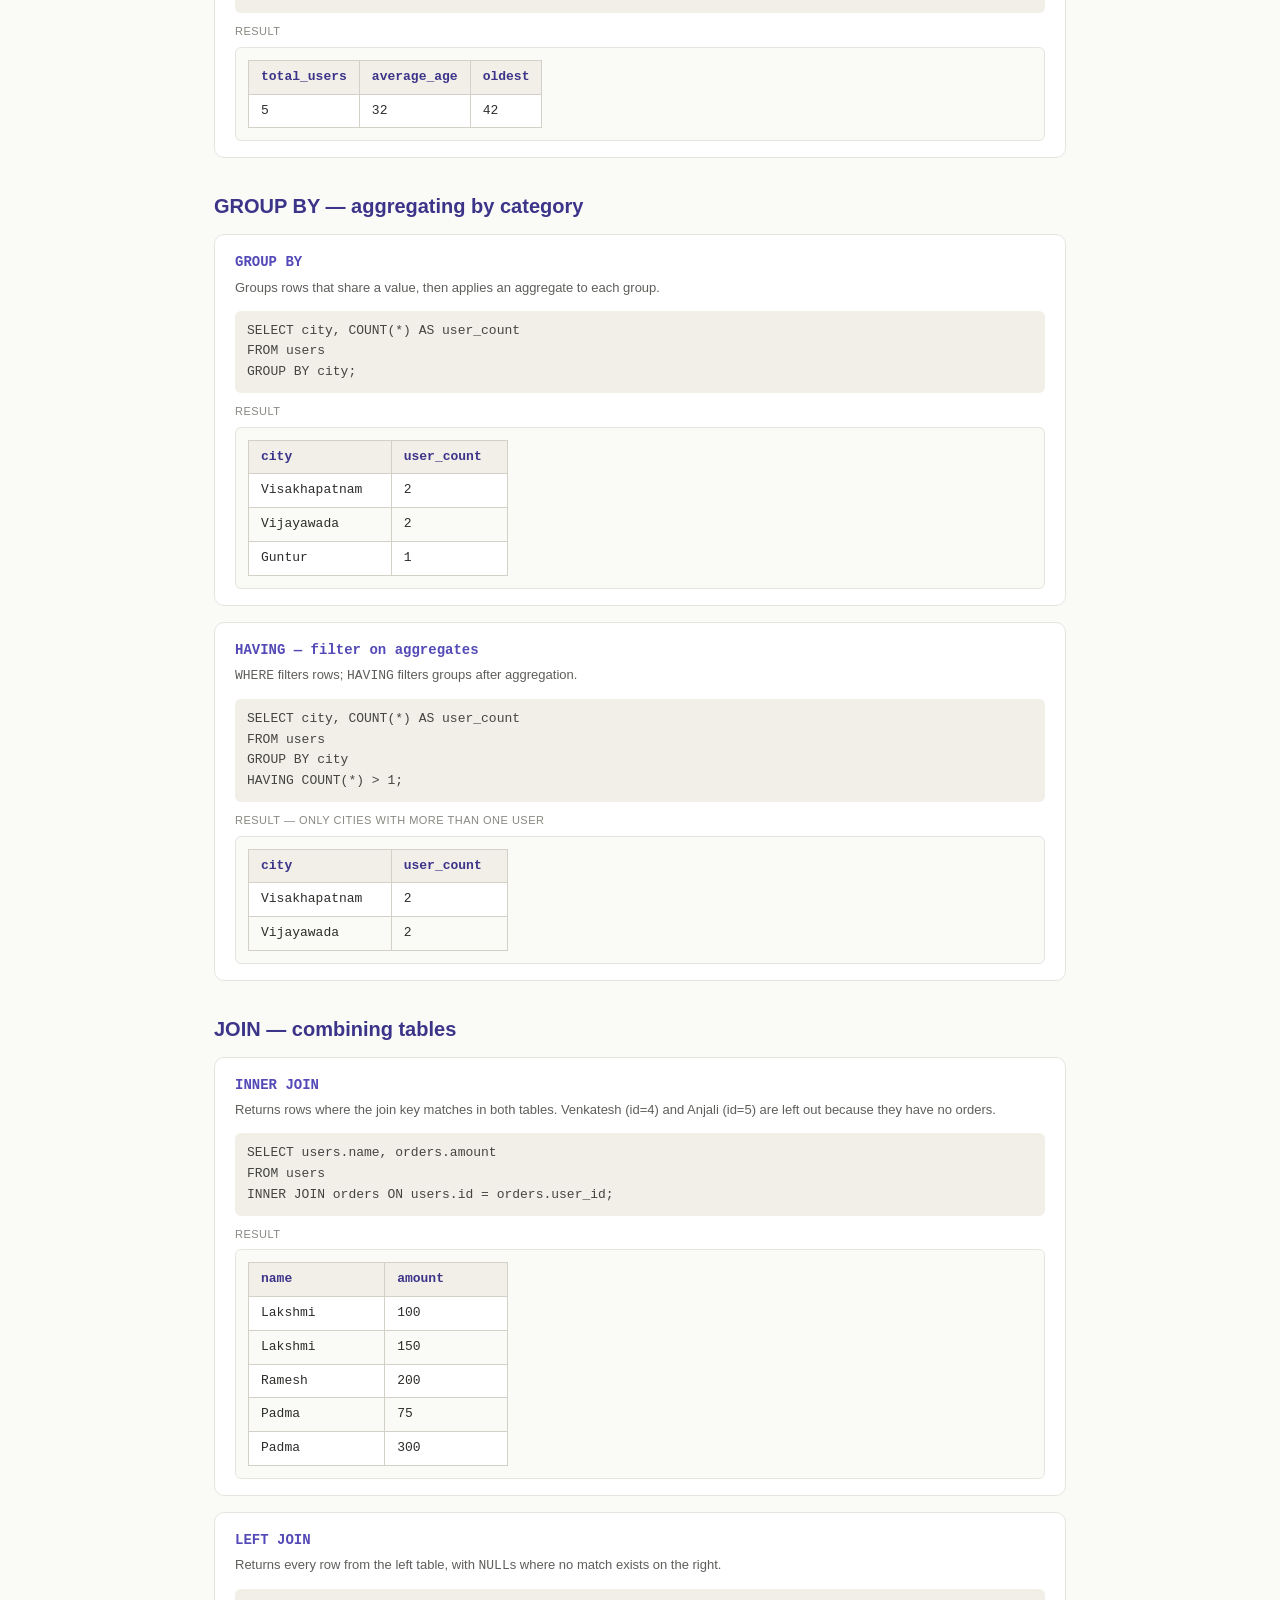
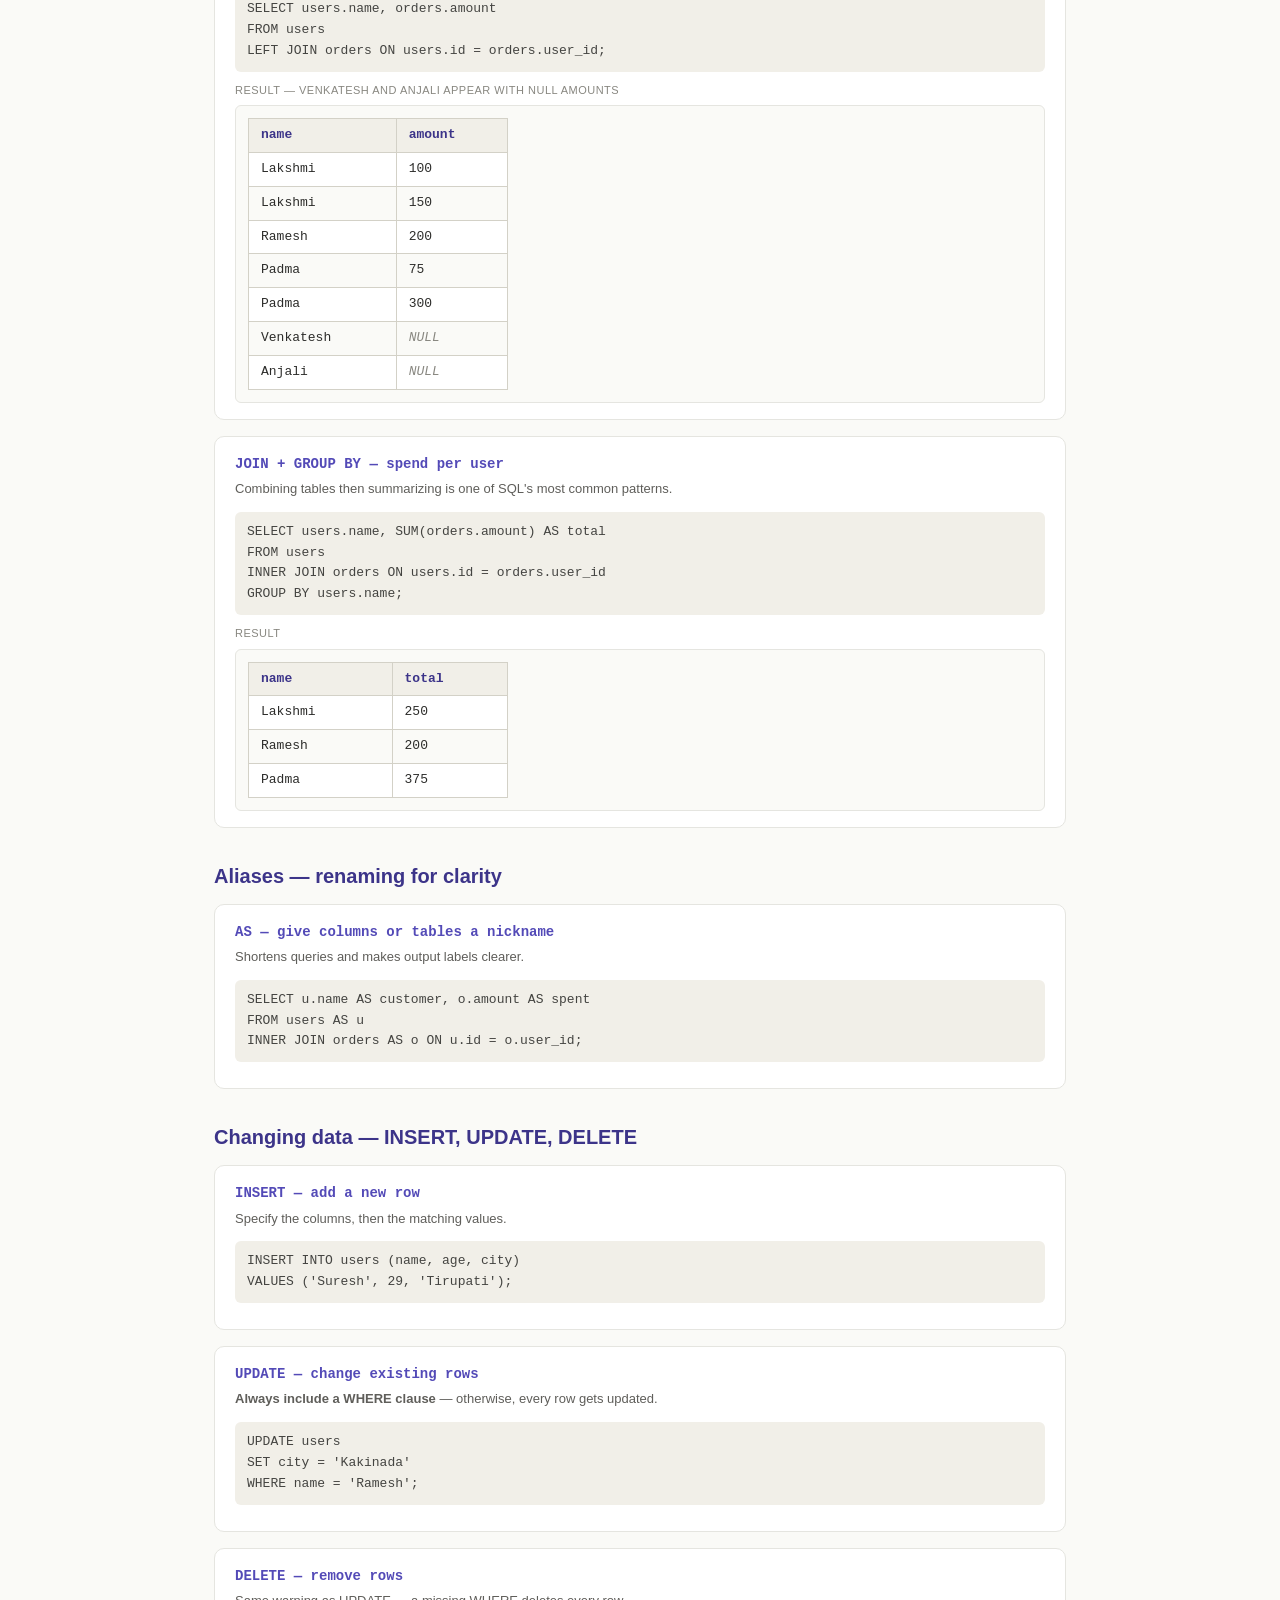
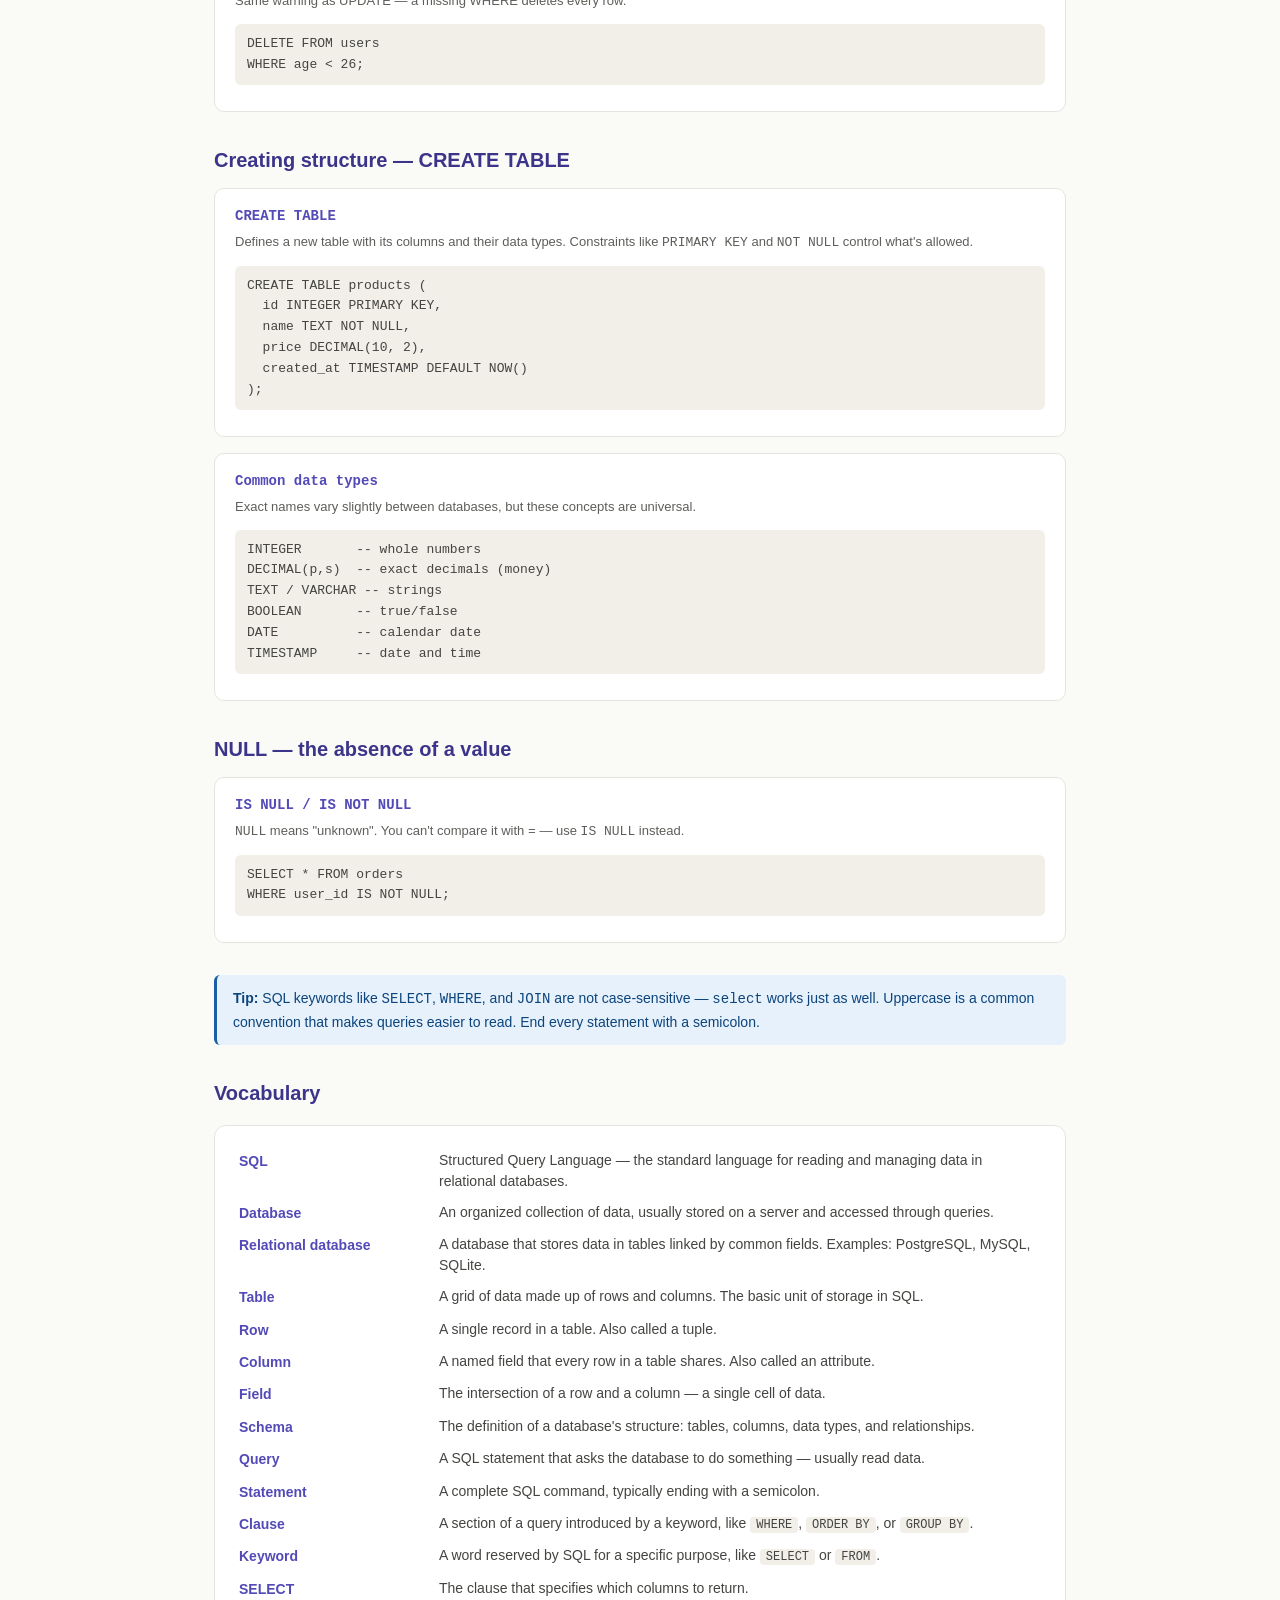
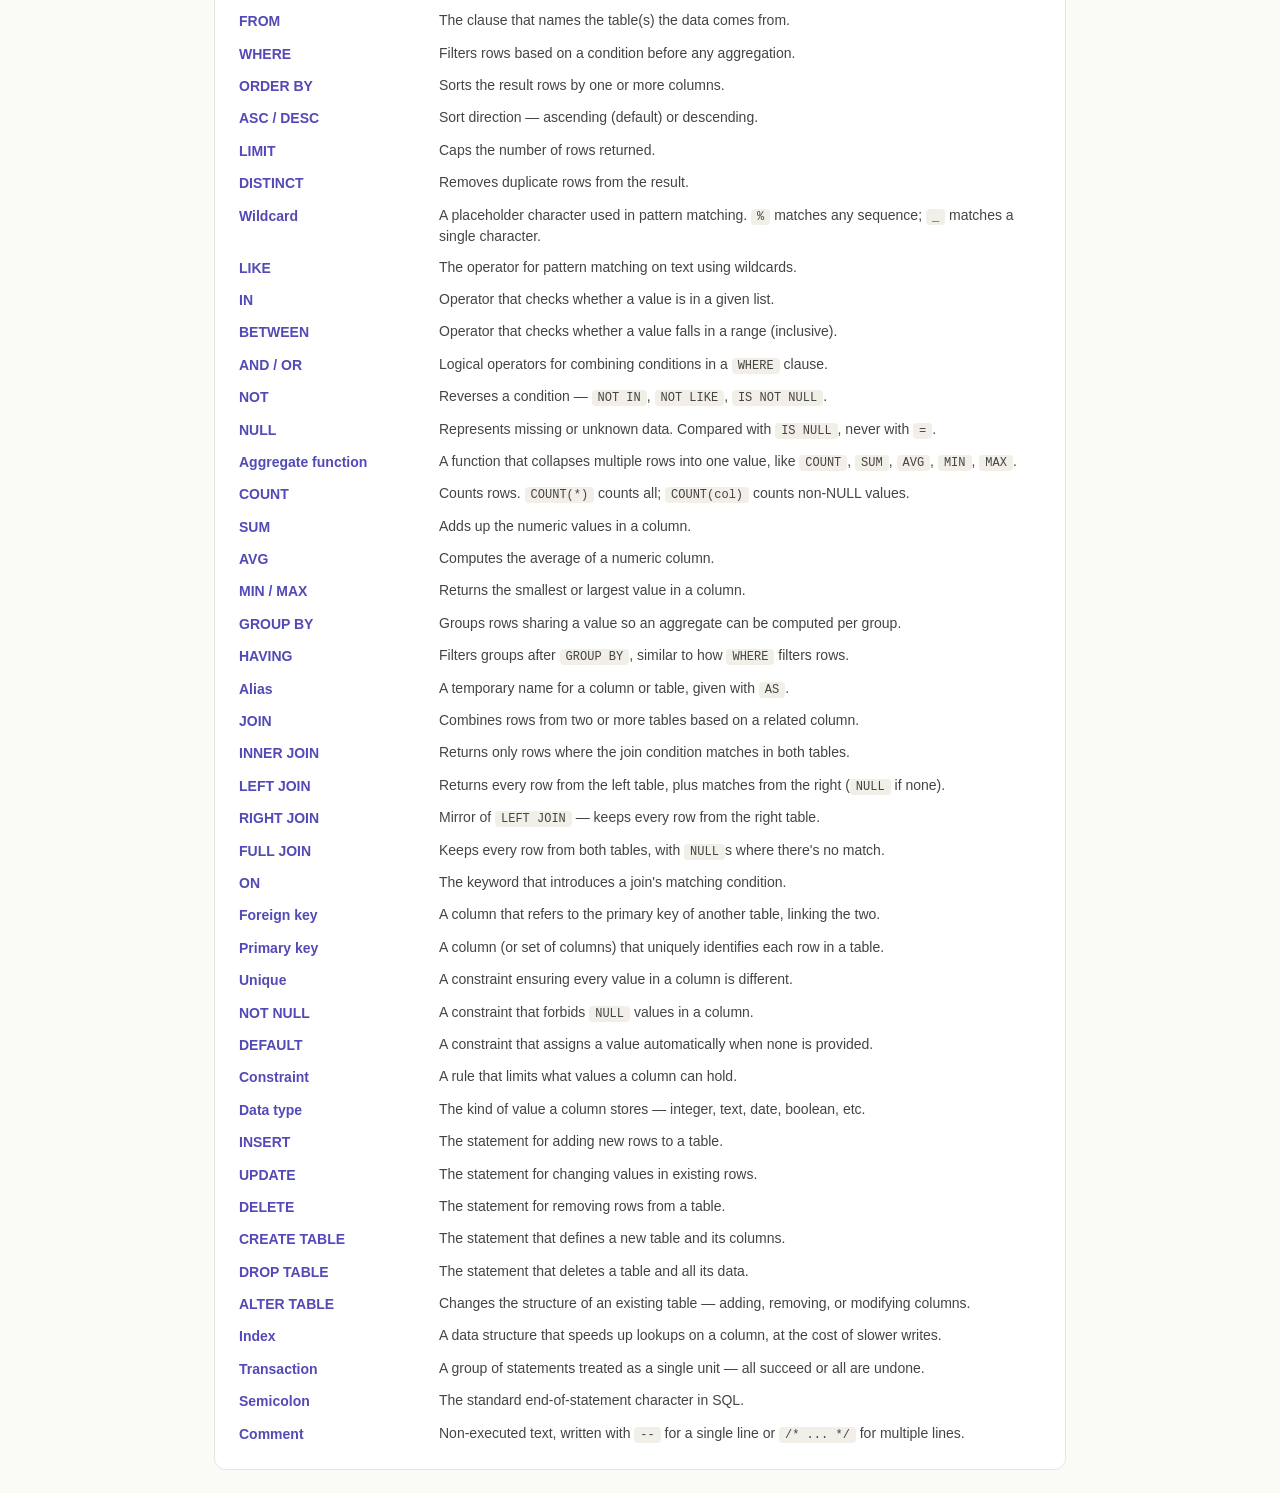
<file: docs/sql-basics.html>
<!DOCTYPE html>
<html lang="en">
<head>
  <meta charset="UTF-8">
  <meta name="viewport" content="width=device-width, initial-scale=1.0">
  <title>SQL Basics</title>
  <style>
    * { box-sizing: border-box; }
    body {
      font-family: -apple-system, BlinkMacSystemFont, "Segoe UI", Roboto, sans-serif;
      max-width: 900px;
      margin: 0 auto;
      padding: 2rem 1.5rem;
      line-height: 1.6;
      color: #2C2C2A;
      background: #FAFAF7;
    }
    h1 { font-size: 28px; margin: 0 0 0.5rem; }
    h2 { font-size: 20px; margin: 2rem 0 0.75rem; color: #3C3489; }
    .intro { color: #5F5E5A; margin-bottom: 2rem; }

    .anatomy {
      background: #fff;
      border: 1px solid #E5E5E0;
      border-radius: 12px;
      padding: 1.5rem;
      margin-bottom: 2rem;
      text-align: center;
    }
    .anatomy-code {
      font-family: "SF Mono", Monaco, Consolas, monospace;
      font-size: 18px;
      margin: 1rem 0;
      line-height: 1.6;
    }
    .kw { color: #534AB7; font-weight: 600; }
    .col { color: #0F6E56; }
    .tbl { color: #D85A30; }
    .val { color: #993556; }
    .op { color: #888780; }

    .pills { display: flex; gap: 8px; flex-wrap: wrap; justify-content: center; margin-top: 12px; }
    .pill { font-size: 12px; padding: 3px 10px; border-radius: 6px; font-weight: 500; }
    .pill-kw { background: #EEEDFE; color: #3C3489; }
    .pill-col { background: #E1F5EE; color: #085041; }
    .pill-tbl { background: #FAEEDA; color: #633806; }
    .pill-cond { background: #FBEAF0; color: #72243E; }

    .example {
      background: #fff;
      border: 1px solid #E5E5E0;
      border-radius: 10px;
      padding: 1rem 1.25rem;
      margin-bottom: 1rem;
    }
    .example-title {
      font-family: "SF Mono", Monaco, Consolas, monospace;
      font-size: 14px;
      color: #534AB7;
      font-weight: 600;
      margin: 0 0 4px;
    }
    .example-desc {
      font-size: 13px;
      color: #5F5E5A;
      margin: 0 0 12px;
    }
    .code-block {
      font-family: "SF Mono", Monaco, Consolas, monospace;
      font-size: 13px;
      background: #F1EFE8;
      padding: 10px 12px;
      border-radius: 6px;
      margin: 0 0 10px;
      white-space: pre-wrap;
      color: #444441;
    }
    .result-label {
      font-size: 11px;
      text-transform: uppercase;
      letter-spacing: 0.5px;
      color: #888780;
      margin: 0 0 6px;
    }
    .result {
      padding: 12px;
      background: #FAFAF7;
      border-radius: 6px;
      border: 1px solid #E5E5E0;
      overflow-x: auto;
    }
    .note {
      background: #E6F1FB;
      border-left: 3px solid #185FA5;
      padding: 12px 16px;
      border-radius: 6px;
      margin-top: 2rem;
      color: #0C447C;
      font-size: 14px;
    }

    table.sql-table {
      border-collapse: collapse;
      font-family: "SF Mono", Monaco, Consolas, monospace;
      font-size: 13px;
      background: #fff;
      min-width: 260px;
    }
    table.sql-table th, table.sql-table td {
      border: 1px solid #D3D1C7;
      padding: 6px 12px;
      text-align: left;
    }
    table.sql-table th {
      background: #F1EFE8;
      color: #3C3489;
      font-weight: 600;
    }
    table.sql-table tbody tr:nth-child(even) { background: #FAFAF7; }

    .table-label {
      font-size: 12px;
      color: #5F5E5A;
      margin: 0 0 6px;
      font-weight: 500;
    }
    .tables-row {
      display: flex;
      gap: 20px;
      flex-wrap: wrap;
      margin-bottom: 1.5rem;
    }

    .vocab {
      background: #fff;
      border: 1px solid #E5E5E0;
      border-radius: 12px;
      padding: 1.5rem;
      margin-top: 1rem;
    }
    .vocab dl {
      margin: 0;
      display: grid;
      grid-template-columns: minmax(140px, 180px) 1fr;
      gap: 10px 20px;
    }
    .vocab dt {
      font-weight: 600;
      color: #534AB7;
      font-size: 14px;
    }
    .vocab dd {
      margin: 0;
      font-size: 14px;
      color: #444441;
      line-height: 1.5;
    }
    .vocab dd code {
      background: #F1EFE8;
      padding: 1px 6px;
      border-radius: 4px;
      font-size: 12px;
    }
    @media (max-width: 560px) {
      .vocab dl { grid-template-columns: 1fr; gap: 4px 0; }
      .vocab dt { margin-top: 10px; }
      .vocab dt:first-child { margin-top: 0; }
    }
  </style>
</head>
<body>

  <h1>SQL — The Basics</h1>
  <p class="intro">A quick visual reference for the SQL query language. Every example shows the query and the resulting table.</p>

  <h2>Anatomy of a query</h2>
  <div class="anatomy">
    <div class="anatomy-code">
      <span class="kw">SELECT</span> <span class="col">name, age</span> <span class="kw">FROM</span> <span class="tbl">users</span> <span class="kw">WHERE</span> <span class="col">age</span> <span class="op">&gt;</span> <span class="val">25</span><span class="op">;</span>
    </div>
    <div class="pills">
      <span class="pill pill-kw">keyword</span>
      <span class="pill pill-col">column</span>
      <span class="pill pill-tbl">table</span>
      <span class="pill pill-cond">condition</span>
    </div>
  </div>

  <h2>Our sample tables</h2>
  <p style="color:#5F5E5A; margin-top:-0.5rem;">All the examples below run against these two tables.</p>
  <div class="tables-row">
    <div>
      <p class="table-label">users</p>
      <table class="sql-table">
        <thead><tr><th>id</th><th>name</th><th>age</th><th>city</th></tr></thead>
        <tbody>
          <tr><td>1</td><td>Lakshmi</td><td>30</td><td>Visakhapatnam</td></tr>
          <tr><td>2</td><td>Ramesh</td><td>25</td><td>Vijayawada</td></tr>
          <tr><td>3</td><td>Padma</td><td>35</td><td>Visakhapatnam</td></tr>
          <tr><td>4</td><td>Venkatesh</td><td>28</td><td>Guntur</td></tr>
          <tr><td>5</td><td>Anjali</td><td>42</td><td>Vijayawada</td></tr>
        </tbody>
      </table>
    </div>
    <div>
      <p class="table-label">orders</p>
      <table class="sql-table">
        <thead><tr><th>id</th><th>user_id</th><th>amount</th></tr></thead>
        <tbody>
          <tr><td>1</td><td>1</td><td>100</td></tr>
          <tr><td>2</td><td>1</td><td>150</td></tr>
          <tr><td>3</td><td>2</td><td>200</td></tr>
          <tr><td>4</td><td>3</td><td>75</td></tr>
          <tr><td>5</td><td>3</td><td>300</td></tr>
        </tbody>
      </table>
    </div>
  </div>

  <h2>Reading data — SELECT</h2>

  <div class="example">
    <p class="example-title">SELECT * — all columns</p>
    <p class="example-desc">The asterisk <code>*</code> means "every column". Use it when you want to see everything.</p>
    <div class="code-block">SELECT * FROM users;</div>
    <p class="result-label">Result</p>
    <div class="result">
      <table class="sql-table">
        <thead><tr><th>id</th><th>name</th><th>age</th><th>city</th></tr></thead>
        <tbody>
          <tr><td>1</td><td>Lakshmi</td><td>30</td><td>Visakhapatnam</td></tr>
          <tr><td>2</td><td>Ramesh</td><td>25</td><td>Vijayawada</td></tr>
          <tr><td>3</td><td>Padma</td><td>35</td><td>Visakhapatnam</td></tr>
          <tr><td>4</td><td>Venkatesh</td><td>28</td><td>Guntur</td></tr>
          <tr><td>5</td><td>Anjali</td><td>42</td><td>Vijayawada</td></tr>
        </tbody>
      </table>
    </div>
  </div>

  <div class="example">
    <p class="example-title">SELECT — specific columns</p>
    <p class="example-desc">Name the columns you want, separated by commas.</p>
    <div class="code-block">SELECT name, city FROM users;</div>
    <p class="result-label">Result</p>
    <div class="result">
      <table class="sql-table">
        <thead><tr><th>name</th><th>city</th></tr></thead>
        <tbody>
          <tr><td>Lakshmi</td><td>Visakhapatnam</td></tr>
          <tr><td>Ramesh</td><td>Vijayawada</td></tr>
          <tr><td>Padma</td><td>Visakhapatnam</td></tr>
          <tr><td>Venkatesh</td><td>Guntur</td></tr>
          <tr><td>Anjali</td><td>Vijayawada</td></tr>
        </tbody>
      </table>
    </div>
  </div>

  <h2>Filtering rows — WHERE</h2>

  <div class="example">
    <p class="example-title">WHERE — basic condition</p>
    <p class="example-desc">Keeps only the rows that match the condition.</p>
    <div class="code-block">SELECT name, age FROM users
WHERE age &gt; 30;</div>
    <p class="result-label">Result</p>
    <div class="result">
      <table class="sql-table">
        <thead><tr><th>name</th><th>age</th></tr></thead>
        <tbody>
          <tr><td>Padma</td><td>35</td></tr>
          <tr><td>Anjali</td><td>42</td></tr>
        </tbody>
      </table>
    </div>
  </div>

  <div class="example">
    <p class="example-title">AND / OR — combining conditions</p>
    <p class="example-desc">Chain conditions with <code>AND</code> (both must be true) or <code>OR</code> (either true).</p>
    <div class="code-block">SELECT name FROM users
WHERE city = 'Visakhapatnam' AND age &gt; 30;</div>
    <p class="result-label">Result</p>
    <div class="result">
      <table class="sql-table">
        <thead><tr><th>name</th></tr></thead>
        <tbody>
          <tr><td>Padma</td></tr>
        </tbody>
      </table>
    </div>
  </div>

  <div class="example">
    <p class="example-title">IN — match any value in a list</p>
    <p class="example-desc">A cleaner alternative to chaining many OR conditions.</p>
    <div class="code-block">SELECT name, city FROM users
WHERE city IN ('Visakhapatnam', 'Guntur');</div>
    <p class="result-label">Result</p>
    <div class="result">
      <table class="sql-table">
        <thead><tr><th>name</th><th>city</th></tr></thead>
        <tbody>
          <tr><td>Lakshmi</td><td>Visakhapatnam</td></tr>
          <tr><td>Padma</td><td>Visakhapatnam</td></tr>
          <tr><td>Venkatesh</td><td>Guntur</td></tr>
        </tbody>
      </table>
    </div>
  </div>

  <div class="example">
    <p class="example-title">LIKE — pattern matching</p>
    <p class="example-desc">Use <code>%</code> as a wildcard (any characters) and <code>_</code> for a single character.</p>
    <div class="code-block">SELECT name FROM users
WHERE name LIKE 'L%';</div>
    <p class="result-label">Result — names starting with "L"</p>
    <div class="result">
      <table class="sql-table">
        <thead><tr><th>name</th></tr></thead>
        <tbody>
          <tr><td>Lakshmi</td></tr>
        </tbody>
      </table>
    </div>
  </div>

  <div class="example">
    <p class="example-title">BETWEEN — range check</p>
    <p class="example-desc">Inclusive on both ends.</p>
    <div class="code-block">SELECT name, age FROM users
WHERE age BETWEEN 25 AND 30;</div>
    <p class="result-label">Result</p>
    <div class="result">
      <table class="sql-table">
        <thead><tr><th>name</th><th>age</th></tr></thead>
        <tbody>
          <tr><td>Lakshmi</td><td>30</td></tr>
          <tr><td>Ramesh</td><td>25</td></tr>
          <tr><td>Venkatesh</td><td>28</td></tr>
        </tbody>
      </table>
    </div>
  </div>

  <h2>Sorting and limiting — ORDER BY, LIMIT</h2>

  <div class="example">
    <p class="example-title">ORDER BY — sort the results</p>
    <p class="example-desc">Default is ascending (<code>ASC</code>). Use <code>DESC</code> for descending.</p>
    <div class="code-block">SELECT name, age FROM users
ORDER BY age DESC;</div>
    <p class="result-label">Result</p>
    <div class="result">
      <table class="sql-table">
        <thead><tr><th>name</th><th>age</th></tr></thead>
        <tbody>
          <tr><td>Anjali</td><td>42</td></tr>
          <tr><td>Padma</td><td>35</td></tr>
          <tr><td>Lakshmi</td><td>30</td></tr>
          <tr><td>Venkatesh</td><td>28</td></tr>
          <tr><td>Ramesh</td><td>25</td></tr>
        </tbody>
      </table>
    </div>
  </div>

  <div class="example">
    <p class="example-title">LIMIT — cap the number of rows</p>
    <p class="example-desc">Useful for previews or top-N queries.</p>
    <div class="code-block">SELECT name, age FROM users
ORDER BY age DESC
LIMIT 2;</div>
    <p class="result-label">Result — top 2 oldest</p>
    <div class="result">
      <table class="sql-table">
        <thead><tr><th>name</th><th>age</th></tr></thead>
        <tbody>
          <tr><td>Anjali</td><td>42</td></tr>
          <tr><td>Padma</td><td>35</td></tr>
        </tbody>
      </table>
    </div>
  </div>

  <h2>DISTINCT — unique values</h2>

  <div class="example">
    <p class="example-title">DISTINCT — remove duplicates</p>
    <p class="example-desc">Returns only unique values for the selected column(s).</p>
    <div class="code-block">SELECT DISTINCT city FROM users;</div>
    <p class="result-label">Result</p>
    <div class="result">
      <table class="sql-table">
        <thead><tr><th>city</th></tr></thead>
        <tbody>
          <tr><td>Visakhapatnam</td></tr>
          <tr><td>Vijayawada</td></tr>
          <tr><td>Guntur</td></tr>
        </tbody>
      </table>
    </div>
  </div>

  <h2>Aggregates — summarizing data</h2>

  <div class="example">
    <p class="example-title">COUNT, SUM, AVG, MIN, MAX</p>
    <p class="example-desc">Aggregate functions collapse many rows into a single value.</p>
    <div class="code-block">SELECT
  COUNT(*) AS total_users,
  AVG(age) AS average_age,
  MAX(age) AS oldest
FROM users;</div>
    <p class="result-label">Result</p>
    <div class="result">
      <table class="sql-table">
        <thead><tr><th>total_users</th><th>average_age</th><th>oldest</th></tr></thead>
        <tbody>
          <tr><td>5</td><td>32</td><td>42</td></tr>
        </tbody>
      </table>
    </div>
  </div>

  <h2>GROUP BY — aggregating by category</h2>

  <div class="example">
    <p class="example-title">GROUP BY</p>
    <p class="example-desc">Groups rows that share a value, then applies an aggregate to each group.</p>
    <div class="code-block">SELECT city, COUNT(*) AS user_count
FROM users
GROUP BY city;</div>
    <p class="result-label">Result</p>
    <div class="result">
      <table class="sql-table">
        <thead><tr><th>city</th><th>user_count</th></tr></thead>
        <tbody>
          <tr><td>Visakhapatnam</td><td>2</td></tr>
          <tr><td>Vijayawada</td><td>2</td></tr>
          <tr><td>Guntur</td><td>1</td></tr>
        </tbody>
      </table>
    </div>
  </div>

  <div class="example">
    <p class="example-title">HAVING — filter on aggregates</p>
    <p class="example-desc"><code>WHERE</code> filters rows; <code>HAVING</code> filters groups after aggregation.</p>
    <div class="code-block">SELECT city, COUNT(*) AS user_count
FROM users
GROUP BY city
HAVING COUNT(*) &gt; 1;</div>
    <p class="result-label">Result — only cities with more than one user</p>
    <div class="result">
      <table class="sql-table">
        <thead><tr><th>city</th><th>user_count</th></tr></thead>
        <tbody>
          <tr><td>Visakhapatnam</td><td>2</td></tr>
          <tr><td>Vijayawada</td><td>2</td></tr>
        </tbody>
      </table>
    </div>
  </div>

  <h2>JOIN — combining tables</h2>

  <div class="example">
    <p class="example-title">INNER JOIN</p>
    <p class="example-desc">Returns rows where the join key matches in both tables. Venkatesh (id=4) and Anjali (id=5) are left out because they have no orders.</p>
    <div class="code-block">SELECT users.name, orders.amount
FROM users
INNER JOIN orders ON users.id = orders.user_id;</div>
    <p class="result-label">Result</p>
    <div class="result">
      <table class="sql-table">
        <thead><tr><th>name</th><th>amount</th></tr></thead>
        <tbody>
          <tr><td>Lakshmi</td><td>100</td></tr>
          <tr><td>Lakshmi</td><td>150</td></tr>
          <tr><td>Ramesh</td><td>200</td></tr>
          <tr><td>Padma</td><td>75</td></tr>
          <tr><td>Padma</td><td>300</td></tr>
        </tbody>
      </table>
    </div>
  </div>

  <div class="example">
    <p class="example-title">LEFT JOIN</p>
    <p class="example-desc">Returns every row from the left table, with <code>NULL</code>s where no match exists on the right.</p>
    <div class="code-block">SELECT users.name, orders.amount
FROM users
LEFT JOIN orders ON users.id = orders.user_id;</div>
    <p class="result-label">Result — Venkatesh and Anjali appear with NULL amounts</p>
    <div class="result">
      <table class="sql-table">
        <thead><tr><th>name</th><th>amount</th></tr></thead>
        <tbody>
          <tr><td>Lakshmi</td><td>100</td></tr>
          <tr><td>Lakshmi</td><td>150</td></tr>
          <tr><td>Ramesh</td><td>200</td></tr>
          <tr><td>Padma</td><td>75</td></tr>
          <tr><td>Padma</td><td>300</td></tr>
          <tr><td>Venkatesh</td><td><em style="color:#888780;">NULL</em></td></tr>
          <tr><td>Anjali</td><td><em style="color:#888780;">NULL</em></td></tr>
        </tbody>
      </table>
    </div>
  </div>

  <div class="example">
    <p class="example-title">JOIN + GROUP BY — spend per user</p>
    <p class="example-desc">Combining tables then summarizing is one of SQL's most common patterns.</p>
    <div class="code-block">SELECT users.name, SUM(orders.amount) AS total
FROM users
INNER JOIN orders ON users.id = orders.user_id
GROUP BY users.name;</div>
    <p class="result-label">Result</p>
    <div class="result">
      <table class="sql-table">
        <thead><tr><th>name</th><th>total</th></tr></thead>
        <tbody>
          <tr><td>Lakshmi</td><td>250</td></tr>
          <tr><td>Ramesh</td><td>200</td></tr>
          <tr><td>Padma</td><td>375</td></tr>
        </tbody>
      </table>
    </div>
  </div>

  <h2>Aliases — renaming for clarity</h2>

  <div class="example">
    <p class="example-title">AS — give columns or tables a nickname</p>
    <p class="example-desc">Shortens queries and makes output labels clearer.</p>
    <div class="code-block">SELECT u.name AS customer, o.amount AS spent
FROM users AS u
INNER JOIN orders AS o ON u.id = o.user_id;</div>
  </div>

  <h2>Changing data — INSERT, UPDATE, DELETE</h2>

  <div class="example">
    <p class="example-title">INSERT — add a new row</p>
    <p class="example-desc">Specify the columns, then the matching values.</p>
    <div class="code-block">INSERT INTO users (name, age, city)
VALUES ('Suresh', 29, 'Tirupati');</div>
  </div>

  <div class="example">
    <p class="example-title">UPDATE — change existing rows</p>
    <p class="example-desc"><strong>Always include a WHERE clause</strong> — otherwise, every row gets updated.</p>
    <div class="code-block">UPDATE users
SET city = 'Kakinada'
WHERE name = 'Ramesh';</div>
  </div>

  <div class="example">
    <p class="example-title">DELETE — remove rows</p>
    <p class="example-desc">Same warning as UPDATE — a missing WHERE deletes every row.</p>
    <div class="code-block">DELETE FROM users
WHERE age &lt; 26;</div>
  </div>

  <h2>Creating structure — CREATE TABLE</h2>

  <div class="example">
    <p class="example-title">CREATE TABLE</p>
    <p class="example-desc">Defines a new table with its columns and their data types. Constraints like <code>PRIMARY KEY</code> and <code>NOT NULL</code> control what's allowed.</p>
    <div class="code-block">CREATE TABLE products (
  id INTEGER PRIMARY KEY,
  name TEXT NOT NULL,
  price DECIMAL(10, 2),
  created_at TIMESTAMP DEFAULT NOW()
);</div>
  </div>

  <div class="example">
    <p class="example-title">Common data types</p>
    <p class="example-desc">Exact names vary slightly between databases, but these concepts are universal.</p>
    <div class="code-block">INTEGER       -- whole numbers
DECIMAL(p,s)  -- exact decimals (money)
TEXT / VARCHAR -- strings
BOOLEAN       -- true/false
DATE          -- calendar date
TIMESTAMP     -- date and time</div>
  </div>

  <h2>NULL — the absence of a value</h2>

  <div class="example">
    <p class="example-title">IS NULL / IS NOT NULL</p>
    <p class="example-desc"><code>NULL</code> means "unknown". You can't compare it with <code>=</code> — use <code>IS NULL</code> instead.</p>
    <div class="code-block">SELECT * FROM orders
WHERE user_id IS NOT NULL;</div>
  </div>

  <div class="note">
    <strong>Tip:</strong> SQL keywords like <code>SELECT</code>, <code>WHERE</code>, and <code>JOIN</code> are not case-sensitive — <code>select</code> works just as well. Uppercase is a common convention that makes queries easier to read. End every statement with a semicolon.
  </div>

  <h2>Vocabulary</h2>
  <div class="vocab">
    <dl>
      <dt>SQL</dt>
      <dd>Structured Query Language — the standard language for reading and managing data in relational databases.</dd>

      <dt>Database</dt>
      <dd>An organized collection of data, usually stored on a server and accessed through queries.</dd>

      <dt>Relational database</dt>
      <dd>A database that stores data in tables linked by common fields. Examples: PostgreSQL, MySQL, SQLite.</dd>

      <dt>Table</dt>
      <dd>A grid of data made up of rows and columns. The basic unit of storage in SQL.</dd>

      <dt>Row</dt>
      <dd>A single record in a table. Also called a tuple.</dd>

      <dt>Column</dt>
      <dd>A named field that every row in a table shares. Also called an attribute.</dd>

      <dt>Field</dt>
      <dd>The intersection of a row and a column — a single cell of data.</dd>

      <dt>Schema</dt>
      <dd>The definition of a database's structure: tables, columns, data types, and relationships.</dd>

      <dt>Query</dt>
      <dd>A SQL statement that asks the database to do something — usually read data.</dd>

      <dt>Statement</dt>
      <dd>A complete SQL command, typically ending with a semicolon.</dd>

      <dt>Clause</dt>
      <dd>A section of a query introduced by a keyword, like <code>WHERE</code>, <code>ORDER BY</code>, or <code>GROUP BY</code>.</dd>

      <dt>Keyword</dt>
      <dd>A word reserved by SQL for a specific purpose, like <code>SELECT</code> or <code>FROM</code>.</dd>

      <dt>SELECT</dt>
      <dd>The clause that specifies which columns to return.</dd>

      <dt>FROM</dt>
      <dd>The clause that names the table(s) the data comes from.</dd>

      <dt>WHERE</dt>
      <dd>Filters rows based on a condition before any aggregation.</dd>

      <dt>ORDER BY</dt>
      <dd>Sorts the result rows by one or more columns.</dd>

      <dt>ASC / DESC</dt>
      <dd>Sort direction — ascending (default) or descending.</dd>

      <dt>LIMIT</dt>
      <dd>Caps the number of rows returned.</dd>

      <dt>DISTINCT</dt>
      <dd>Removes duplicate rows from the result.</dd>

      <dt>Wildcard</dt>
      <dd>A placeholder character used in pattern matching. <code>%</code> matches any sequence; <code>_</code> matches a single character.</dd>

      <dt>LIKE</dt>
      <dd>The operator for pattern matching on text using wildcards.</dd>

      <dt>IN</dt>
      <dd>Operator that checks whether a value is in a given list.</dd>

      <dt>BETWEEN</dt>
      <dd>Operator that checks whether a value falls in a range (inclusive).</dd>

      <dt>AND / OR</dt>
      <dd>Logical operators for combining conditions in a <code>WHERE</code> clause.</dd>

      <dt>NOT</dt>
      <dd>Reverses a condition — <code>NOT IN</code>, <code>NOT LIKE</code>, <code>IS NOT NULL</code>.</dd>

      <dt>NULL</dt>
      <dd>Represents missing or unknown data. Compared with <code>IS NULL</code>, never with <code>=</code>.</dd>

      <dt>Aggregate function</dt>
      <dd>A function that collapses multiple rows into one value, like <code>COUNT</code>, <code>SUM</code>, <code>AVG</code>, <code>MIN</code>, <code>MAX</code>.</dd>

      <dt>COUNT</dt>
      <dd>Counts rows. <code>COUNT(*)</code> counts all; <code>COUNT(col)</code> counts non-NULL values.</dd>

      <dt>SUM</dt>
      <dd>Adds up the numeric values in a column.</dd>

      <dt>AVG</dt>
      <dd>Computes the average of a numeric column.</dd>

      <dt>MIN / MAX</dt>
      <dd>Returns the smallest or largest value in a column.</dd>

      <dt>GROUP BY</dt>
      <dd>Groups rows sharing a value so an aggregate can be computed per group.</dd>

      <dt>HAVING</dt>
      <dd>Filters groups after <code>GROUP BY</code>, similar to how <code>WHERE</code> filters rows.</dd>

      <dt>Alias</dt>
      <dd>A temporary name for a column or table, given with <code>AS</code>.</dd>

      <dt>JOIN</dt>
      <dd>Combines rows from two or more tables based on a related column.</dd>

      <dt>INNER JOIN</dt>
      <dd>Returns only rows where the join condition matches in both tables.</dd>

      <dt>LEFT JOIN</dt>
      <dd>Returns every row from the left table, plus matches from the right (<code>NULL</code> if none).</dd>

      <dt>RIGHT JOIN</dt>
      <dd>Mirror of <code>LEFT JOIN</code> — keeps every row from the right table.</dd>

      <dt>FULL JOIN</dt>
      <dd>Keeps every row from both tables, with <code>NULL</code>s where there's no match.</dd>

      <dt>ON</dt>
      <dd>The keyword that introduces a join's matching condition.</dd>

      <dt>Foreign key</dt>
      <dd>A column that refers to the primary key of another table, linking the two.</dd>

      <dt>Primary key</dt>
      <dd>A column (or set of columns) that uniquely identifies each row in a table.</dd>

      <dt>Unique</dt>
      <dd>A constraint ensuring every value in a column is different.</dd>

      <dt>NOT NULL</dt>
      <dd>A constraint that forbids <code>NULL</code> values in a column.</dd>

      <dt>DEFAULT</dt>
      <dd>A constraint that assigns a value automatically when none is provided.</dd>

      <dt>Constraint</dt>
      <dd>A rule that limits what values a column can hold.</dd>

      <dt>Data type</dt>
      <dd>The kind of value a column stores — integer, text, date, boolean, etc.</dd>

      <dt>INSERT</dt>
      <dd>The statement for adding new rows to a table.</dd>

      <dt>UPDATE</dt>
      <dd>The statement for changing values in existing rows.</dd>

      <dt>DELETE</dt>
      <dd>The statement for removing rows from a table.</dd>

      <dt>CREATE TABLE</dt>
      <dd>The statement that defines a new table and its columns.</dd>

      <dt>DROP TABLE</dt>
      <dd>The statement that deletes a table and all its data.</dd>

      <dt>ALTER TABLE</dt>
      <dd>Changes the structure of an existing table — adding, removing, or modifying columns.</dd>

      <dt>Index</dt>
      <dd>A data structure that speeds up lookups on a column, at the cost of slower writes.</dd>

      <dt>Transaction</dt>
      <dd>A group of statements treated as a single unit — all succeed or all are undone.</dd>

      <dt>Semicolon</dt>
      <dd>The standard end-of-statement character in SQL.</dd>

      <dt>Comment</dt>
      <dd>Non-executed text, written with <code>--</code> for a single line or <code>/* ... */</code> for multiple lines.</dd>
    </dl>
  </div>

</body>
</html>
</file>
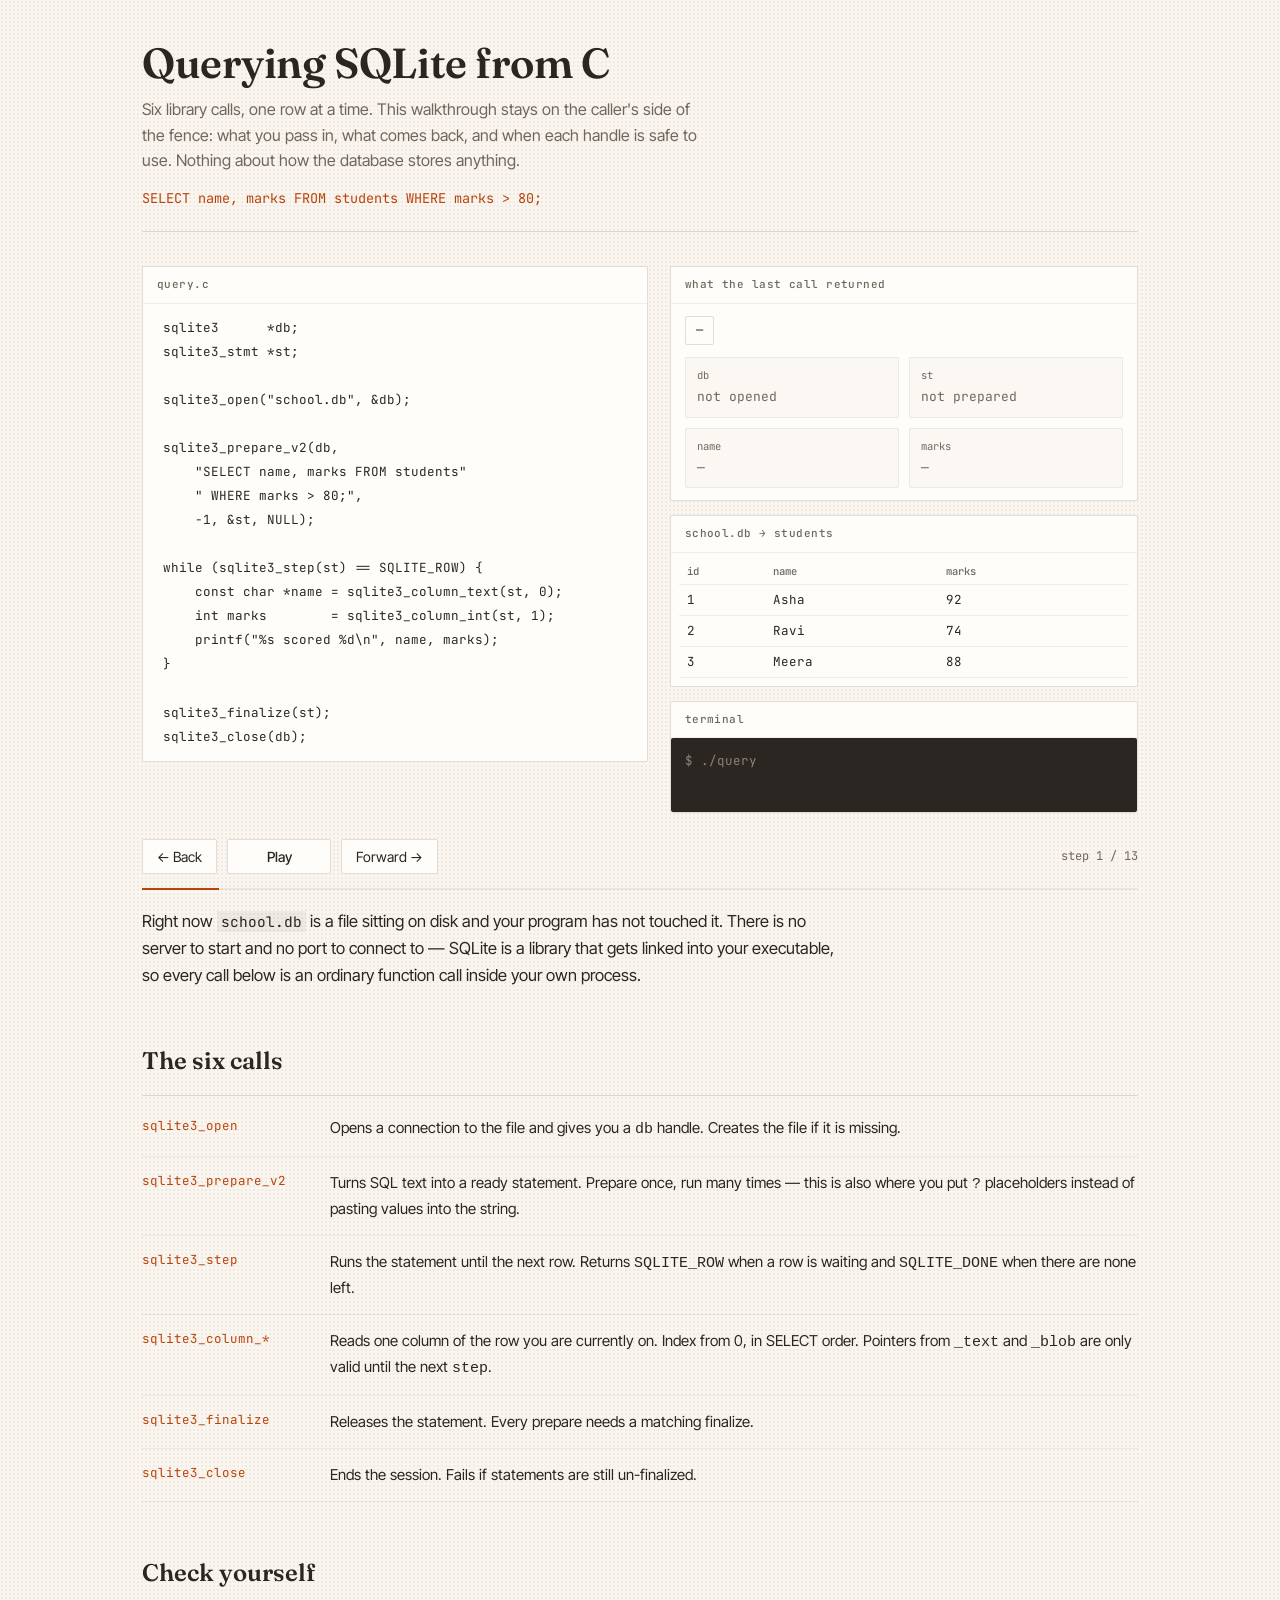
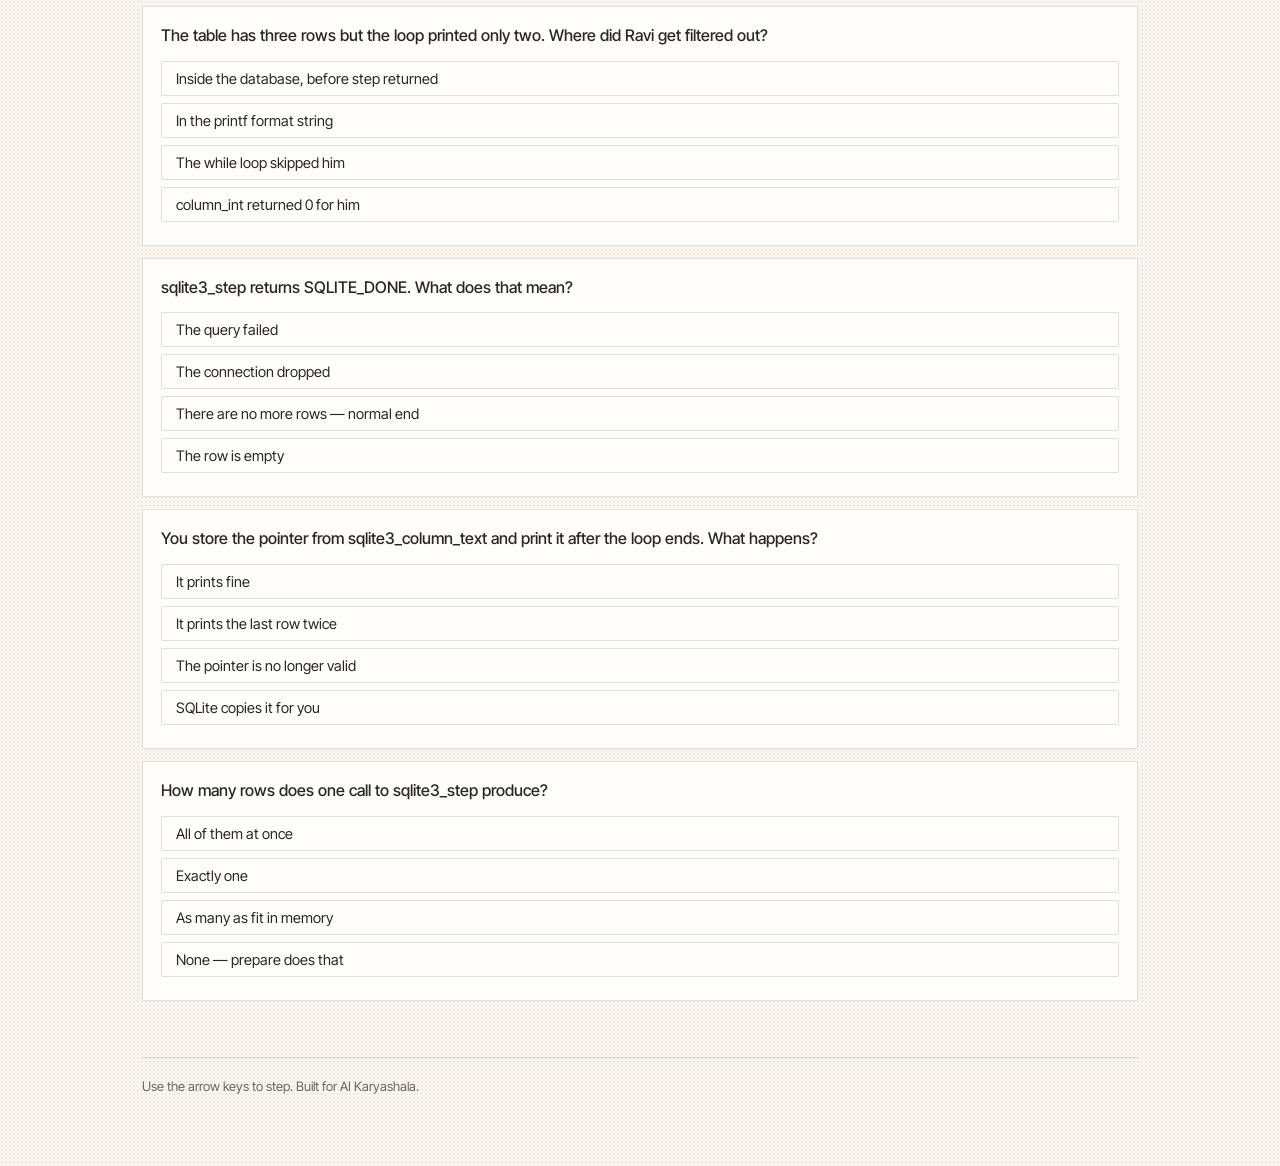
<file: docs/sqlite-c-api-walkthrough.html>
<!DOCTYPE html>
<html lang="en">
<head>
<meta charset="utf-8">
<meta name="viewport" content="width=device-width, initial-scale=1">
<title>Querying SQLite from C — what you actually see</title>
<link rel="preconnect" href="https://fonts.googleapis.com">
<link rel="preconnect" href="https://fonts.gstatic.com" crossorigin>
<link href="https://fonts.googleapis.com/css2?family=Fraunces:opsz,wght@9..144,400;9..144,600&family=Inter+Tight:wght@400;500;600&family=JetBrains+Mono:wght@400;500;700&display=swap" rel="stylesheet">
<style>
:root{
  --cream:#faf6ef; --ink:#2b2622; --muted:#6f675e;
  --rust:#b8430a; --teal:#14746f; --gold:#a97b12;
  --line:rgba(43,38,34,.14); --line2:rgba(43,38,34,.07);
  --paper:#fffdf9;
}
*{box-sizing:border-box}
html,body{margin:0;padding:0}
body{
  background:var(--cream); color:var(--ink);
  font-family:"Inter Tight",system-ui,sans-serif; font-size:16px; line-height:1.6;
  background-image:radial-gradient(rgba(43,38,34,.055) 1px, transparent 1px);
  background-size:4px 4px;
}
.wrap{max-width:1040px;margin:0 auto;padding:40px 22px 80px}
header{margin-bottom:34px;border-bottom:1px solid var(--line);padding-bottom:22px}
h1{font-family:Fraunces,Georgia,serif;font-weight:600;font-size:clamp(28px,4.4vw,42px);line-height:1.12;margin:0 0 10px;letter-spacing:-.01em}
.sub{color:var(--muted);max-width:62ch;margin:0}
.sql{font-family:"JetBrains Mono",monospace;font-size:13.5px;color:var(--rust);margin-top:14px}

.stage{display:grid;grid-template-columns:minmax(0,1.08fr) minmax(0,1fr);gap:22px;align-items:start}
@media(max-width:860px){.stage{grid-template-columns:1fr}}

.panel{background:var(--paper);border:1px solid var(--line);border-radius:2px}
.panel h2{font-family:"JetBrains Mono",monospace;font-size:11px;font-weight:500;color:var(--muted);
  margin:0;padding:9px 14px;border-bottom:1px solid var(--line2);letter-spacing:.04em}
.panel .body{padding:12px 14px}

pre.code{margin:0;padding:12px 8px;font-family:"JetBrains Mono",monospace;font-size:12.6px;line-height:1.75;overflow-x:auto}
.ln{display:block;padding:1px 10px;border-left:2px solid transparent;white-space:pre}
.ln.on{background:rgba(184,67,10,.09);border-left-color:var(--rust)}
.cm{color:var(--muted)}

.grid2{display:grid;grid-template-columns:1fr 1fr;gap:10px}
.slot{border:1px solid var(--line2);border-radius:2px;padding:9px 11px;background:rgba(43,38,34,.02)}
.slot .k{font-family:"JetBrains Mono",monospace;font-size:10.5px;color:var(--muted)}
.slot .v{font-family:"JetBrains Mono",monospace;font-size:13px;margin-top:3px}
.v.live{color:var(--teal);font-weight:500}
.v.dead{color:var(--muted)}
.v.warn{color:var(--rust)}

.rc{display:inline-block;font-family:"JetBrains Mono",monospace;font-size:12px;font-weight:700;
  padding:4px 10px;border-radius:2px;border:1px solid}
.rc.ok{color:var(--teal);border-color:rgba(20,116,111,.4);background:rgba(20,116,111,.07)}
.rc.row{color:var(--rust);border-color:rgba(184,67,10,.4);background:rgba(184,67,10,.08)}
.rc.done{color:var(--gold);border-color:rgba(169,123,18,.4);background:rgba(169,123,18,.08)}
.rc.none{color:var(--muted);border-color:var(--line);background:transparent}

table.db{width:100%;border-collapse:collapse;font-family:"JetBrains Mono",monospace;font-size:12.5px}
table.db th{text-align:left;font-weight:500;color:var(--muted);font-size:10.5px;padding:4px 8px;border-bottom:1px solid var(--line2)}
table.db td{padding:5px 8px;border-bottom:1px solid var(--line2)}
tr.r{transition:background .25s,opacity .25s}
tr.r.cur td{background:rgba(184,67,10,.1)}
tr.r.cur td:first-child{box-shadow:inset 2px 0 0 var(--rust)}
tr.r.skip{opacity:.34}
tr.r.skip td:first-child{box-shadow:inset 2px 0 0 var(--line)}
.tag{font-size:10px;color:var(--muted)}
.tag.hand{color:var(--rust)}
.tag.skipped{color:var(--muted)}

.term{background:#2b2622;color:#f3ece1;font-family:"JetBrains Mono",monospace;font-size:12.5px;
  padding:12px 14px;border-radius:2px;min-height:74px;line-height:1.75}
.term .p{color:#8c8478}

.controls{display:flex;align-items:center;gap:10px;margin:26px 0 14px;flex-wrap:wrap}
button{font-family:"Inter Tight",sans-serif;font-size:14px;color:var(--ink);background:var(--paper);
  border:1px solid var(--line);border-radius:2px;padding:8px 14px;cursor:pointer;transition:background .15s}
button:hover{background:#f3ece1}
button:focus-visible{outline:2px solid var(--rust);outline-offset:2px}
#play{min-width:104px;font-weight:500}
.count{font-family:"JetBrains Mono",monospace;font-size:12px;color:var(--muted);margin-left:auto}
.track{height:2px;background:var(--line2);margin-bottom:18px}
.track span{display:block;height:2px;background:var(--rust);transition:width .3s}

.note{font-size:16.5px;line-height:1.62;max-width:70ch;min-height:82px;margin:0 0 26px}
.note b{font-weight:500;color:var(--rust)}
.note code{font-family:"JetBrains Mono",monospace;font-size:.88em;background:rgba(43,38,34,.06);padding:1px 4px}

h3.sec{font-family:Fraunces,Georgia,serif;font-weight:600;font-size:24px;margin:52px 0 14px}
.rules{border-top:1px solid var(--line);padding-top:6px}
.rule{display:grid;grid-template-columns:170px 1fr;gap:18px;padding:14px 0;border-bottom:1px solid var(--line2)}
@media(max-width:640px){.rule{grid-template-columns:1fr;gap:4px}}
.rule .c{font-family:"JetBrains Mono",monospace;font-size:12.5px;color:var(--rust)}
.rule .d{color:var(--ink);font-size:15px}

.q{border:1px solid var(--line);border-radius:2px;background:var(--paper);padding:16px 18px;margin-bottom:12px}
.q p{margin:0 0 12px;font-weight:500}
.opt{display:block;width:100%;text-align:left;margin-bottom:7px;font-size:14.5px}
.opt.right{border-color:var(--teal);background:rgba(20,116,111,.09);color:var(--teal)}
.opt.wrong{border-color:var(--rust);background:rgba(184,67,10,.08);color:var(--rust)}
.exp{display:none;font-size:14.5px;color:var(--muted);border-left:2px solid var(--line);padding-left:12px;margin-top:10px}
.exp.show{display:block}
footer{margin-top:56px;padding-top:18px;border-top:1px solid var(--line);font-size:13px;color:var(--muted)}
@media(prefers-reduced-motion:reduce){*{transition:none!important}}
@media print{.controls,.track{display:none}body{background:#fff}}
</style>
</head>
<body>
<div class="wrap">

<header>
  <h1>Querying SQLite from C</h1>
  <p class="sub">Six library calls, one row at a time. This walkthrough stays on the caller's side of the fence: what you pass in, what comes back, and when each handle is safe to use. Nothing about how the database stores anything.</p>
  <div class="sql">SELECT name, marks FROM students WHERE marks &gt; 80;</div>
</header>

<div class="stage">
  <div class="panel">
    <h2>query.c</h2>
    <pre class="code" id="code"></pre>
  </div>

  <div style="display:flex;flex-direction:column;gap:14px">
    <div class="panel">
      <h2>what the last call returned</h2>
      <div class="body">
        <span class="rc none" id="rc">—</span>
        <div class="grid2" style="margin-top:12px">
          <div class="slot"><div class="k">db</div><div class="v dead" id="hdb">not opened</div></div>
          <div class="slot"><div class="k">st</div><div class="v dead" id="hst">not prepared</div></div>
          <div class="slot"><div class="k">name</div><div class="v dead" id="vname">—</div></div>
          <div class="slot"><div class="k">marks</div><div class="v dead" id="vmarks">—</div></div>
        </div>
      </div>
    </div>

    <div class="panel">
      <h2>school.db &rarr; students</h2>
      <div class="body" style="padding:6px 8px 8px">
        <table class="db">
          <thead><tr><th>id</th><th>name</th><th>marks</th><th></th></tr></thead>
          <tbody id="tbody"></tbody>
        </table>
      </div>
    </div>

    <div class="panel">
      <h2>terminal</h2>
      <div class="body" style="padding:0">
        <div class="term" id="term"><span class="p">$ ./query</span></div>
      </div>
    </div>
  </div>
</div>

<div class="controls">
  <button id="prev">&larr; Back</button>
  <button id="play">Play</button>
  <button id="next">Forward &rarr;</button>
  <span class="count" id="count"></span>
</div>
<div class="track"><span id="bar" style="width:0%"></span></div>
<p class="note" id="note"></p>

<h3 class="sec">The six calls</h3>
<div class="rules" id="rules"></div>

<h3 class="sec">Check yourself</h3>
<div id="quiz"></div>

<footer>Use the arrow keys to step. Built for AI Karyashala.</footer>
</div>

<script>
var CODE = [
 'sqlite3      *db;',
 'sqlite3_stmt *st;',
 '',
 'sqlite3_open("school.db", &db);',
 '',
 'sqlite3_prepare_v2(db,',
 '    "SELECT name, marks FROM students"',
 '    " WHERE marks > 80;",',
 '    -1, &st, NULL);',
 '',
 'while (sqlite3_step(st) == SQLITE_ROW) {',
 '    const char *name = sqlite3_column_text(st, 0);',
 '    int marks        = sqlite3_column_int(st, 1);',
 '    printf("%s scored %d\\n", name, marks);',
 '}',
 '',
 'sqlite3_finalize(st);',
 'sqlite3_close(db);'
];

var ROWS = [['1','Asha','92'],['2','Ravi','74'],['3','Meera','88']];

var S = [
 {l:[], note:'Right now <code>school.db</code> is a file sitting on disk and your program has not touched it. There is no server to start and no port to connect to — SQLite is a library that gets linked into your executable, so every call below is an ordinary function call inside your own process.'},
 {l:[3], rc:'ok', db:'open', note:'<b>sqlite3_open</b> gives you a connection handle. Everything after this is done through <code>db</code>. It returns <code>SQLITE_OK</code>, and you should check that — passing a broken handle onward is how beginners get mysterious crashes three lines later.'},
 {l:[5,6,7,8], rc:'ok', db:'open', st:'ready', note:'<b>sqlite3_prepare_v2</b> takes your SQL as a plain string and hands back a statement handle. Notice what has <i>not</i> happened: no rows yet. Preparing only gets the query ready to run.'},
 {l:[10], rc:'row', db:'open', st:'ready', cur:0, hand:[0], note:'<b>sqlite3_step</b> runs the query far enough to produce one row, then stops. The return value <code>SQLITE_ROW</code> is SQLite saying "there is a row waiting for you". This is why the loop condition is a function call, not a counter.'},
 {l:[11], rc:'row', db:'open', st:'ready', cur:0, hand:[0], name:'"Asha"', note:'<b>sqlite3_column_text</b> reads column 0 of the row you are currently parked on. Columns are numbered from 0 in the order you wrote them in the SELECT, not in the order they appear in the table.'},
 {l:[12], rc:'row', db:'open', st:'ready', cur:0, hand:[0], name:'"Asha"', marks:'92', note:'<b>sqlite3_column_int</b> reads column 1. You choose the type by choosing the function — <code>_int</code>, <code>_double</code>, <code>_text</code> — and SQLite converts if it can.'},
 {l:[13], rc:'row', db:'open', st:'ready', cur:0, hand:[0], name:'"Asha"', marks:'92', out:['Asha scored 92'], note:'Your <code>printf</code> runs. One trip round the loop has produced exactly one line of output.'},
 {l:[10], rc:'row', db:'open', st:'ready', cur:2, hand:[0,2], skip:[1], note:'The loop calls <b>step</b> again and gets the next matching row. Ravi scored 74, so he never arrives — the <code>WHERE</code> filter is applied inside the database, not by your C code. Your loop only ever sees rows that already qualify.'},
 {l:[11,12], rc:'row', db:'open', st:'ready', cur:2, hand:[0,2], skip:[1], name:'"Meera"', marks:'88', note:'Same two reads, now against the row you are parked on. The column indexes never change; only the row underneath does.'},
 {l:[13], rc:'row', db:'open', st:'ready', cur:2, hand:[0,2], skip:[1], name:'"Meera"', marks:'88', out:['Asha scored 92','Meera scored 88'], note:'Second line printed.'},
 {l:[10], rc:'done', db:'open', st:'used', skip:[1], hand:[0,2], out:['Asha scored 92','Meera scored 88'], note:'<b>step</b> returns <code>SQLITE_DONE</code>: no rows left. The condition <code>== SQLITE_ROW</code> fails and the loop ends. <code>SQLITE_DONE</code> is a normal ending, not an error.'},
 {l:[16], rc:'ok', db:'open', st:'freed', skip:[1], hand:[0,2], out:['Asha scored 92','Meera scored 88'], note:'<b>sqlite3_finalize</b> releases the statement. The <code>name</code> pointer you got from <code>column_text</code> belonged to that statement and is now dangling — if you needed the string later, you had to <code>strcpy</code> it while the row was still current.', deadvars:true},
 {l:[17], rc:'ok', db:'closed', st:'freed', skip:[1], hand:[0,2], out:['Asha scored 92','Meera scored 88'], note:'<b>sqlite3_close</b> ends the session. The file is exactly as it was — this was a read. Forgetting either finalize or close is the most common leak in beginner SQLite code, and it can leave the database locked against writers.', deadvars:true}
];

var codeEl=document.getElementById('code'), tbody=document.getElementById('tbody');
CODE.forEach(function(l,i){
  var s=document.createElement('span'); s.className='ln'; s.id='c'+i;
  s.textContent = l===''?' ':l; codeEl.appendChild(s);
});
ROWS.forEach(function(r,i){
  var tr=document.createElement('tr'); tr.className='r'; tr.id='r'+i;
  tr.innerHTML='<td>'+r[0]+'</td><td>'+r[1]+'</td><td>'+r[2]+'</td><td class="tag" id="g'+i+'"></td>';
  tbody.appendChild(tr);
});

var HAND={open:['live','valid'],closed:['dead','closed'],ready:['live','ready'],
          used:['dead','exhausted'],freed:['dead','freed']};
var RCTXT={ok:'SQLITE_OK',row:'SQLITE_ROW',done:'SQLITE_DONE'};

var i=0,timer=null;
function set(id,val,cls){var e=document.getElementById(id);e.textContent=val;e.className='v '+cls;}

function render(){
  var s=S[i];
  for(var k=0;k<CODE.length;k++)
    document.getElementById('c'+k).classList.toggle('on', s.l.indexOf(k)>=0);

  var rc=document.getElementById('rc');
  rc.className='rc '+(s.rc||'none'); rc.textContent=s.rc?RCTXT[s.rc]:'—';

  var d=s.db?HAND[s.db]:['dead','not opened'];
  var t=s.st?HAND[s.st]:['dead','not prepared'];
  set('hdb',d[1],d[0]); set('hst',t[1],t[0]);
  set('vname', s.name||'—', s.name?(s.deadvars?'warn':'live'):'dead');
  set('vmarks', s.marks||'—', s.marks?'live':'dead');
  if(s.deadvars){set('vname','dangling','warn');set('vmarks','88','dead');}

  for(var k=0;k<ROWS.length;k++){
    var tr=document.getElementById('r'+k), tag=document.getElementById('g'+k);
    tr.classList.toggle('cur', s.cur===k);
    tr.classList.toggle('skip', (s.skip||[]).indexOf(k)>=0);
    if((s.skip||[]).indexOf(k)>=0){tag.textContent='filtered out';tag.className='tag skipped';}
    else if((s.hand||[]).indexOf(k)>=0){tag.textContent=s.cur===k?'current row':'seen';tag.className='tag hand';}
    else {tag.textContent='';tag.className='tag';}
  }

  var term='<span class="p">$ ./query</span>';
  (s.out||[]).forEach(function(o){term+='<br>'+o;});
  if(s.db==='closed')term+='<br><span class="p">$</span>';
  document.getElementById('term').innerHTML=term;

  document.getElementById('note').innerHTML=s.note;
  document.getElementById('count').textContent='step '+(i+1)+' / '+S.length;
  document.getElementById('bar').style.width=((i+1)/S.length*100)+'%';
}
function stop(){if(timer){clearInterval(timer);timer=null;}document.getElementById('play').textContent='Play';}
function go(n){stop();i=(n+S.length)%S.length;render();}
document.getElementById('next').onclick=function(){go(i+1)};
document.getElementById('prev').onclick=function(){go(i-1)};
document.getElementById('play').onclick=function(){
  if(timer){stop();return;}
  if(i===S.length-1)i=0;
  document.getElementById('play').textContent='Pause'; render();
  timer=setInterval(function(){
    if(i>=S.length-1){stop();return;}
    i++;render();
  },3400);
};
document.addEventListener('keydown',function(e){
  if(e.key==='ArrowRight'){go(i+1);e.preventDefault();}
  if(e.key==='ArrowLeft'){go(i-1);e.preventDefault();}
});

var RULES=[
 ['sqlite3_open','Opens a connection to the file and gives you a <code>db</code> handle. Creates the file if it is missing.'],
 ['sqlite3_prepare_v2','Turns SQL text into a ready statement. Prepare once, run many times — this is also where you put <code>?</code> placeholders instead of pasting values into the string.'],
 ['sqlite3_step','Runs the statement until the next row. Returns <code>SQLITE_ROW</code> when a row is waiting and <code>SQLITE_DONE</code> when there are none left.'],
 ['sqlite3_column_*','Reads one column of the row you are currently on. Index from 0, in SELECT order. Pointers from <code>_text</code> and <code>_blob</code> are only valid until the next <code>step</code>.'],
 ['sqlite3_finalize','Releases the statement. Every prepare needs a matching finalize.'],
 ['sqlite3_close','Ends the session. Fails if statements are still un-finalized.']
];
var rulesEl=document.getElementById('rules');
RULES.forEach(function(r){
  var d=document.createElement('div'); d.className='rule';
  d.innerHTML='<div class="c">'+r[0]+'</div><div class="d">'+r[1]+'</div>';
  rulesEl.appendChild(d);
});

var QUIZ=[
 {q:'The table has three rows but the loop printed only two. Where did Ravi get filtered out?',
  o:['Inside the database, before step returned','In the printf format string','The while loop skipped him','column_int returned 0 for him'],a:0,
  e:'The WHERE clause is evaluated by SQLite. Your loop only ever receives rows that already match, which is why filtering in SQL beats filtering in C.'},
 {q:'sqlite3_step returns SQLITE_DONE. What does that mean?',
  o:['The query failed','The connection dropped','There are no more rows — normal end','The row is empty'],a:2,
  e:'SQLITE_DONE is the successful end of the result set. Treating it as an error is a common beginner mistake.'},
 {q:'You store the pointer from sqlite3_column_text and print it after the loop ends. What happens?',
  o:['It prints fine','It prints the last row twice','The pointer is no longer valid','SQLite copies it for you'],a:2,
  e:'That memory belongs to the statement and is reused on the next step and released on finalize. Copy the string while the row is still current.'},
 {q:'How many rows does one call to sqlite3_step produce?',
  o:['All of them at once','Exactly one','As many as fit in memory','None — prepare does that'],a:1,
  e:'One step, one row. That is why results stream through a loop instead of arriving as an array.'}
];
var quizEl=document.getElementById('quiz');
QUIZ.forEach(function(q,qi){
  var d=document.createElement('div'); d.className='q';
  var h='<p>'+q.q+'</p>';
  q.o.forEach(function(o,oi){h+='<button class="opt" data-q="'+qi+'" data-o="'+oi+'">'+o+'</button>';});
  h+='<div class="exp" id="e'+qi+'">'+q.e+'</div>';
  d.innerHTML=h; quizEl.appendChild(d);
});
quizEl.addEventListener('click',function(ev){
  var b=ev.target.closest('.opt'); if(!b)return;
  var qi=+b.dataset.q, oi=+b.dataset.o, box=b.parentNode;
  box.querySelectorAll('.opt').forEach(function(x){x.className='opt';});
  b.className='opt '+(oi===QUIZ[qi].a?'right':'wrong');
  if(oi!==QUIZ[qi].a)box.querySelectorAll('.opt')[QUIZ[qi].a].className='opt right';
  document.getElementById('e'+qi).className='exp show';
});

render();
</script>
</body>
</html>
</file>
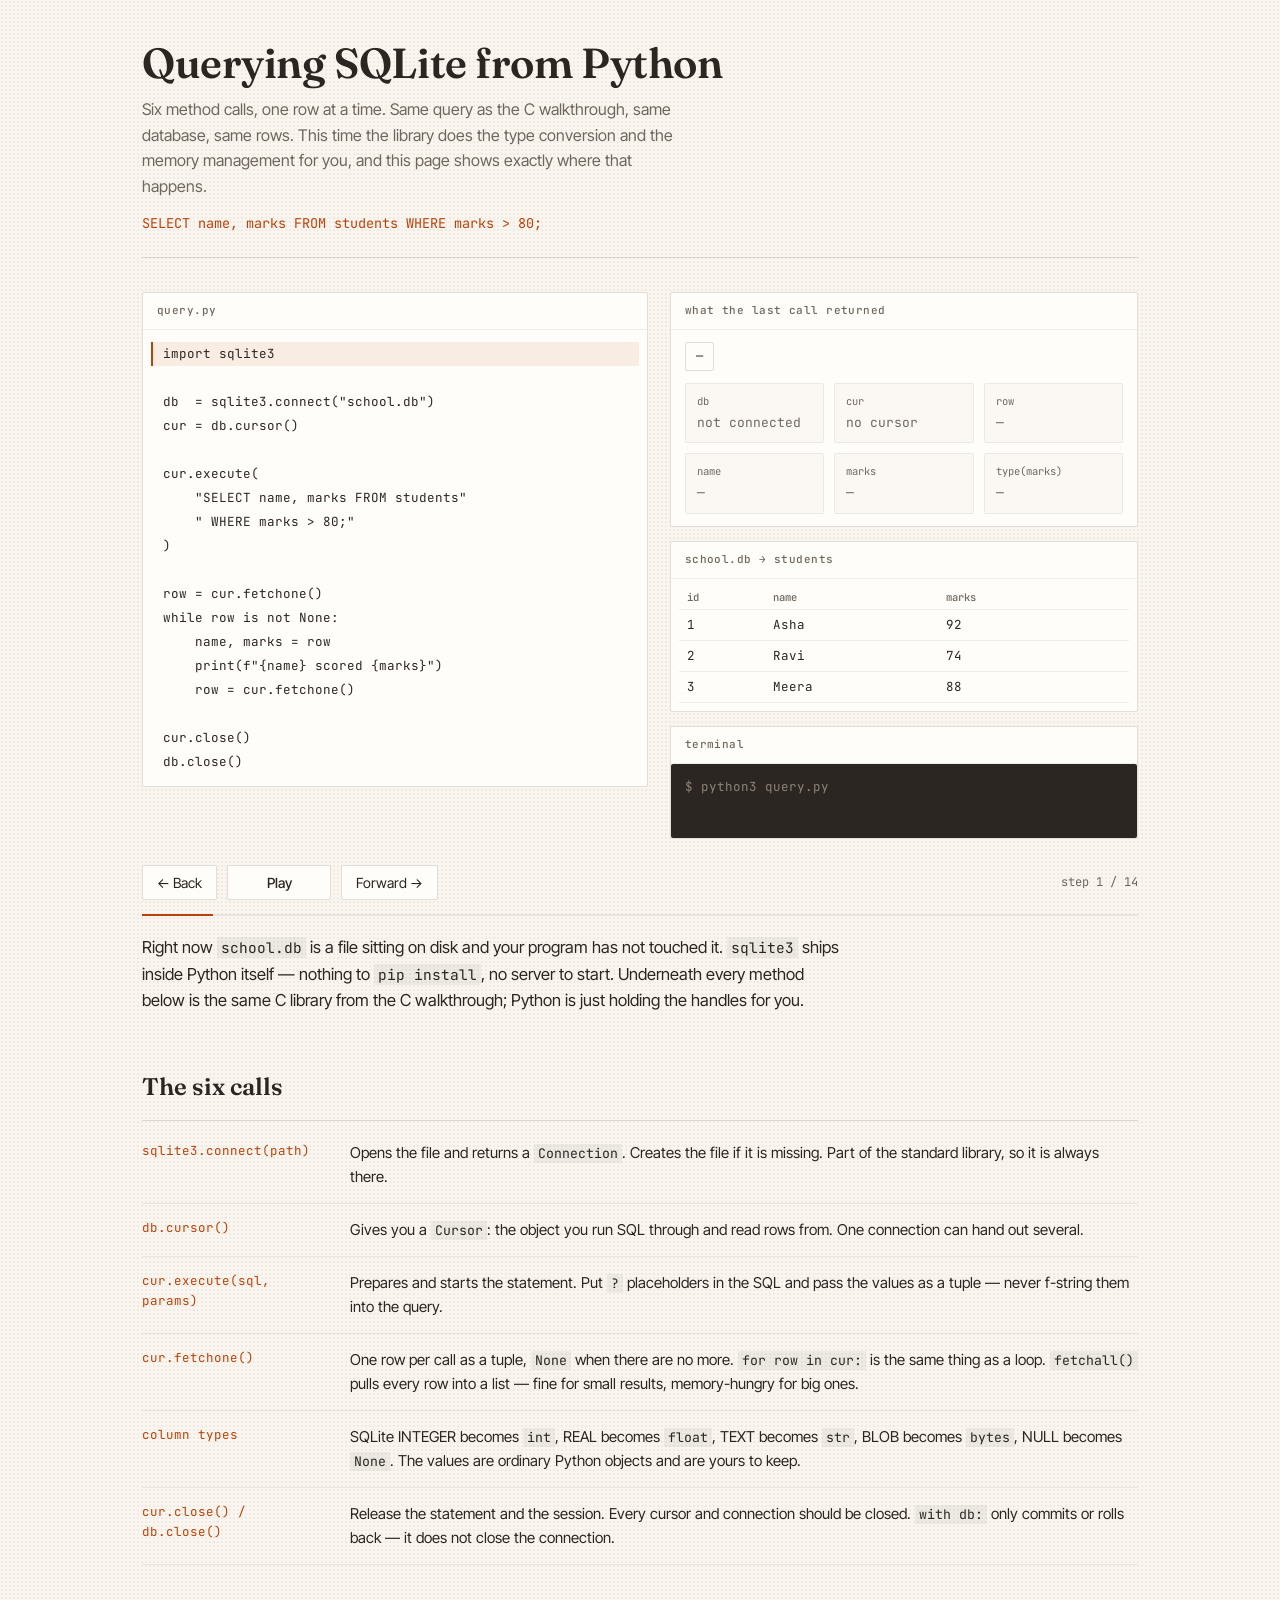
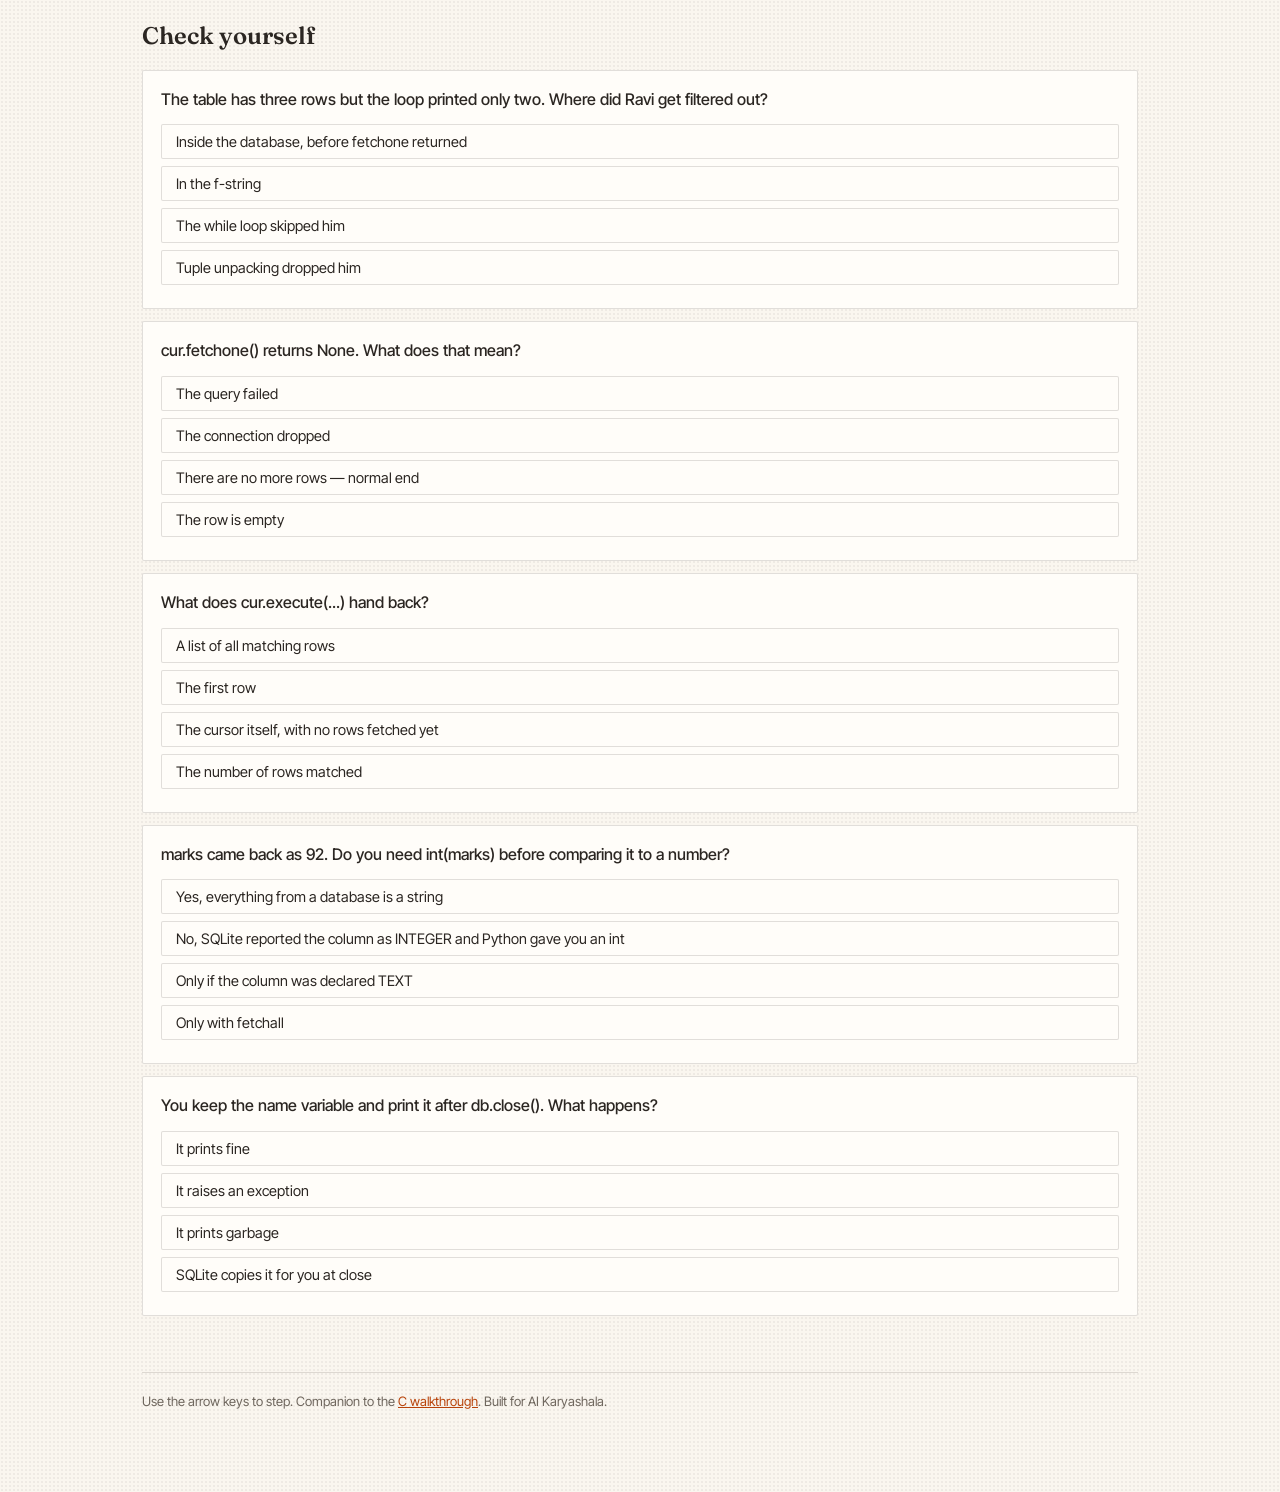
<file: docs/sqlite-python-walkthrough.html>
<!DOCTYPE html>
<html lang="en">
<head>
<meta charset="utf-8">
<meta name="viewport" content="width=device-width, initial-scale=1">
<title>Querying SQLite from Python — what you actually see</title>
<link rel="preconnect" href="https://fonts.googleapis.com">
<link rel="preconnect" href="https://fonts.gstatic.com" crossorigin>
<link href="https://fonts.googleapis.com/css2?family=Fraunces:opsz,wght@9..144,400;9..144,600&family=Inter+Tight:wght@400;500;600&family=JetBrains+Mono:wght@400;500;700&display=swap" rel="stylesheet">
<style>
:root{
  --cream:#faf6ef; --ink:#2b2622; --muted:#6f675e;
  --rust:#b8430a; --teal:#14746f; --gold:#a97b12;
  --line:rgba(43,38,34,.14); --line2:rgba(43,38,34,.07);
  --paper:#fffdf9;
}
*{box-sizing:border-box}
html,body{margin:0;padding:0}
body{
  background:var(--cream); color:var(--ink);
  font-family:"Inter Tight",system-ui,sans-serif; font-size:16px; line-height:1.6;
  background-image:radial-gradient(rgba(43,38,34,.055) 1px, transparent 1px);
  background-size:4px 4px;
}
.wrap{max-width:1040px;margin:0 auto;padding:40px 22px 80px}
header{margin-bottom:34px;border-bottom:1px solid var(--line);padding-bottom:22px}
h1{font-family:Fraunces,Georgia,serif;font-weight:600;font-size:clamp(28px,4.4vw,42px);line-height:1.12;margin:0 0 10px;letter-spacing:-.01em}
.sub{color:var(--muted);max-width:62ch;margin:0}
.sql{font-family:"JetBrains Mono",monospace;font-size:13.5px;color:var(--rust);margin-top:14px}

.stage{display:grid;grid-template-columns:minmax(0,1.08fr) minmax(0,1fr);gap:22px;align-items:start}
@media(max-width:860px){.stage{grid-template-columns:1fr}}

.panel{background:var(--paper);border:1px solid var(--line);border-radius:2px}
.panel h2{font-family:"JetBrains Mono",monospace;font-size:11px;font-weight:500;color:var(--muted);
  margin:0;padding:9px 14px;border-bottom:1px solid var(--line2);letter-spacing:.04em}
.panel .body{padding:12px 14px}

pre.code{margin:0;padding:12px 8px;font-family:"JetBrains Mono",monospace;font-size:12.6px;line-height:1.75;overflow-x:auto}
.ln{display:block;padding:1px 10px;border-left:2px solid transparent;white-space:pre}
.ln.on{background:rgba(184,67,10,.09);border-left-color:var(--rust)}
.cm{color:var(--muted)}

.grid3{display:grid;grid-template-columns:1fr 1fr 1fr;gap:10px}
@media(max-width:480px){.grid3{grid-template-columns:1fr 1fr}}
.slot{border:1px solid var(--line2);border-radius:2px;padding:9px 11px;background:rgba(43,38,34,.02);min-width:0}
.slot .k{font-family:"JetBrains Mono",monospace;font-size:10.5px;color:var(--muted)}
.slot .v{font-family:"JetBrains Mono",monospace;font-size:13px;margin-top:3px;overflow-wrap:anywhere}
.v.live{color:var(--teal);font-weight:500}
.v.dead{color:var(--muted)}
.v.warn{color:var(--gold);font-weight:500}

.rc{display:inline-block;font-family:"JetBrains Mono",monospace;font-size:12px;font-weight:700;
  padding:4px 10px;border-radius:2px;border:1px solid}
.rc.ok{color:var(--teal);border-color:rgba(20,116,111,.4);background:rgba(20,116,111,.07)}
.rc.row{color:var(--rust);border-color:rgba(184,67,10,.4);background:rgba(184,67,10,.08)}
.rc.done{color:var(--gold);border-color:rgba(169,123,18,.4);background:rgba(169,123,18,.08)}
.rc.none{color:var(--muted);border-color:var(--line);background:transparent}

table.db{width:100%;border-collapse:collapse;font-family:"JetBrains Mono",monospace;font-size:12.5px}
table.db th{text-align:left;font-weight:500;color:var(--muted);font-size:10.5px;padding:4px 8px;border-bottom:1px solid var(--line2)}
table.db td{padding:5px 8px;border-bottom:1px solid var(--line2)}
tr.r{transition:background .25s,opacity .25s}
tr.r.cur td{background:rgba(184,67,10,.1)}
tr.r.cur td:first-child{box-shadow:inset 2px 0 0 var(--rust)}
tr.r.skip{opacity:.34}
tr.r.skip td:first-child{box-shadow:inset 2px 0 0 var(--line)}
.tag{font-size:10px;color:var(--muted)}
.tag.hand{color:var(--rust)}
.tag.skipped{color:var(--muted)}

.term{background:#2b2622;color:#f3ece1;font-family:"JetBrains Mono",monospace;font-size:12.5px;
  padding:12px 14px;border-radius:2px;min-height:74px;line-height:1.75}
.term .p{color:#8c8478}

.controls{display:flex;align-items:center;gap:10px;margin:26px 0 14px;flex-wrap:wrap}
button{font-family:"Inter Tight",sans-serif;font-size:14px;color:var(--ink);background:var(--paper);
  border:1px solid var(--line);border-radius:2px;padding:8px 14px;cursor:pointer;transition:background .15s}
button:hover{background:#f3ece1}
button:focus-visible{outline:2px solid var(--rust);outline-offset:2px}
#play{min-width:104px;font-weight:500}
.count{font-family:"JetBrains Mono",monospace;font-size:12px;color:var(--muted);margin-left:auto}
.track{height:2px;background:var(--line2);margin-bottom:18px}
.track span{display:block;height:2px;background:var(--rust);transition:width .3s}

.note{font-size:16.5px;line-height:1.62;max-width:70ch;min-height:82px;margin:0 0 26px}
.note b{font-weight:500;color:var(--rust)}
.note code{font-family:"JetBrains Mono",monospace;font-size:.88em;background:rgba(43,38,34,.06);padding:1px 4px}

h3.sec{font-family:Fraunces,Georgia,serif;font-weight:600;font-size:24px;margin:52px 0 14px}
.rules{border-top:1px solid var(--line);padding-top:6px}
.rule{display:grid;grid-template-columns:190px 1fr;gap:18px;padding:14px 0;border-bottom:1px solid var(--line2)}
@media(max-width:640px){.rule{grid-template-columns:1fr;gap:4px}}
.rule .c{font-family:"JetBrains Mono",monospace;font-size:12.5px;color:var(--rust)}
.rule .d{color:var(--ink);font-size:15px}
.rule .d code{font-family:"JetBrains Mono",monospace;font-size:.88em;background:rgba(43,38,34,.06);padding:1px 4px}

.q{border:1px solid var(--line);border-radius:2px;background:var(--paper);padding:16px 18px;margin-bottom:12px}
.q p{margin:0 0 12px;font-weight:500}
.opt{display:block;width:100%;text-align:left;margin-bottom:7px;font-size:14.5px}
.opt.right{border-color:var(--teal);background:rgba(20,116,111,.09);color:var(--teal)}
.opt.wrong{border-color:var(--rust);background:rgba(184,67,10,.08);color:var(--rust)}
.exp{display:none;font-size:14.5px;color:var(--muted);border-left:2px solid var(--line);padding-left:12px;margin-top:10px}
.exp.show{display:block}
footer{margin-top:56px;padding-top:18px;border-top:1px solid var(--line);font-size:13px;color:var(--muted)}
footer a{color:var(--rust)}
@media(prefers-reduced-motion:reduce){*{transition:none!important}}
@media print{.controls,.track{display:none}body{background:#fff}}
</style>
</head>
<body>
<div class="wrap">

<header>
  <h1>Querying SQLite from Python</h1>
  <p class="sub">Six method calls, one row at a time. Same query as the C walkthrough, same database, same rows. This time the library does the type conversion and the memory management for you, and this page shows exactly where that happens.</p>
  <div class="sql">SELECT name, marks FROM students WHERE marks &gt; 80;</div>
</header>

<div class="stage">
  <div class="panel">
    <h2>query.py</h2>
    <pre class="code" id="code"></pre>
  </div>

  <div style="display:flex;flex-direction:column;gap:14px">
    <div class="panel">
      <h2>what the last call returned</h2>
      <div class="body">
        <span class="rc none" id="rc">—</span>
        <div class="grid3" style="margin-top:12px">
          <div class="slot"><div class="k">db</div><div class="v dead" id="hdb">not connected</div></div>
          <div class="slot"><div class="k">cur</div><div class="v dead" id="hcur">no cursor</div></div>
          <div class="slot"><div class="k">row</div><div class="v dead" id="vrow">—</div></div>
          <div class="slot"><div class="k">name</div><div class="v dead" id="vname">—</div></div>
          <div class="slot"><div class="k">marks</div><div class="v dead" id="vmarks">—</div></div>
          <div class="slot"><div class="k">type(marks)</div><div class="v dead" id="vtype">—</div></div>
        </div>
      </div>
    </div>

    <div class="panel">
      <h2>school.db &rarr; students</h2>
      <div class="body" style="padding:6px 8px 8px">
        <table class="db">
          <thead><tr><th>id</th><th>name</th><th>marks</th><th></th></tr></thead>
          <tbody id="tbody"></tbody>
        </table>
      </div>
    </div>

    <div class="panel">
      <h2>terminal</h2>
      <div class="body" style="padding:0">
        <div class="term" id="term"><span class="p">$ python3 query.py</span></div>
      </div>
    </div>
  </div>
</div>

<div class="controls">
  <button id="prev">&larr; Back</button>
  <button id="play">Play</button>
  <button id="next">Forward &rarr;</button>
  <span class="count" id="count"></span>
</div>
<div class="track"><span id="bar" style="width:0%"></span></div>
<p class="note" id="note"></p>

<h3 class="sec">The six calls</h3>
<div class="rules" id="rules"></div>

<h3 class="sec">Check yourself</h3>
<div id="quiz"></div>

<footer>Use the arrow keys to step. Companion to the <a href="sqlite-c-api-walkthrough.html">C walkthrough</a>. Built for AI Karyashala.</footer>
</div>

<script>
var CODE = [
 'import sqlite3',
 '',
 'db  = sqlite3.connect("school.db")',
 'cur = db.cursor()',
 '',
 'cur.execute(',
 '    "SELECT name, marks FROM students"',
 '    " WHERE marks > 80;"',
 ')',
 '',
 'row = cur.fetchone()',
 'while row is not None:',
 '    name, marks = row',
 '    print(f"{name} scored {marks}")',
 '    row = cur.fetchone()',
 '',
 'cur.close()',
 'db.close()'
];

var ROWS = [['1','Asha','92'],['2','Ravi','74'],['3','Meera','88']];

var OUT1=['Asha scored 92'], OUT2=['Asha scored 92','Meera scored 88'];

var S = [
 {l:[0], note:'Right now <code>school.db</code> is a file sitting on disk and your program has not touched it. <code>sqlite3</code> ships inside Python itself — nothing to <code>pip install</code>, no server to start. Underneath every method below is the same C library from the C walkthrough; Python is just holding the handles for you.'},
 {l:[2], rc:'conn', db:'open', note:'<b>sqlite3.connect</b> gives you a Connection object. Everything after this goes through <code>db</code>. If the file does not exist it is silently created — so a typo in the filename gets you an empty database and a confusing "no such table" error later, not a crash here.'},
 {l:[3], rc:'cur', db:'open', cur:'idle', note:'<b>db.cursor()</b> hands you a Cursor. This is the Python face of the C statement handle: the thing you run SQL through and the thing you read rows back from. Nothing has been sent to SQLite yet.'},
 {l:[5,6,7,8], rc:'cur', db:'open', cur:'ready', note:'<b>cur.execute</b> takes your SQL as a plain string, prepares it inside SQLite, and returns the same cursor back to you. Notice what has <i>not</i> happened: you have no rows in hand. <code>execute</code> sets the query up; it does not deliver results.'},
 {l:[10], rc:'row', db:'open', cur:'ready', cr:0, hand:[0], row:'("Asha", 92)', note:'<b>cur.fetchone</b> asks SQLite for one row and stops. What comes back is a plain tuple, one item per column in SELECT order. This one call is <code>sqlite3_step</code> plus both <code>column_*</code> reads from the C version, done for you in one go.'},
 {l:[11,12], rc:'row', db:'open', cur:'ready', cr:0, hand:[0], row:'("Asha", 92)', name:'"Asha"', marks:'92', note:'The row is not <code>None</code>, so the loop body runs. Tuple unpacking splits it into two names. Look at <code>marks</code>: it is already an <code>int</code>. SQLite told Python the column was INTEGER and Python converted it — there is no <code>column_int</code> to call and no <code>int()</code> to write.'},
 {l:[13], rc:'row', db:'open', cur:'ready', cr:0, hand:[0], row:'("Asha", 92)', name:'"Asha"', marks:'92', out:OUT1, note:'Your <code>print</code> runs. One trip round the loop has produced exactly one line of output.'},
 {l:[14], rc:'row', db:'open', cur:'ready', cr:2, hand:[0,2], skip:[1], row:'("Meera", 88)', name:'"Asha"', marks:'92', out:OUT1, note:'<b>fetchone</b> again, and the next row to arrive is Meera. Ravi scored 74, so he never reaches Python — the <code>WHERE</code> filter ran inside SQLite, not in your loop. Your code only ever sees rows that already qualify. <code>name</code> and <code>marks</code> still say Asha; nothing has reassigned them yet.'},
 {l:[11,12], rc:'row', db:'open', cur:'ready', cr:2, hand:[0,2], skip:[1], row:'("Meera", 88)', name:'"Meera"', marks:'88', out:OUT1, note:'Back to the top of the loop: still a tuple, so unpack again. The variable names never change; only the row underneath does.'},
 {l:[13], rc:'row', db:'open', cur:'ready', cr:2, hand:[0,2], skip:[1], row:'("Meera", 88)', name:'"Meera"', marks:'88', out:OUT2, note:'Second line printed.'},
 {l:[14], rc:'done', db:'open', cur:'used', hand:[0,2], skip:[1], row:'None', name:'"Meera"', marks:'88', out:OUT2, note:'<b>fetchone</b> returns <code>None</code>: no rows left. This is Python\'s spelling of <code>SQLITE_DONE</code> — a normal ending, not an error and not an exception. Asking again would just give <code>None</code> again.'},
 {l:[11], rc:'done', db:'open', cur:'used', hand:[0,2], skip:[1], row:'None', name:'"Meera"', marks:'88', out:OUT2, note:'The <code>while</code> test fails and the loop ends. If you had written <code>for row in cur:</code> instead, Python would have done exactly this fetchone-until-None dance for you behind the scenes. Same calls, less typing.'},
 {l:[16], rc:'close', db:'open', cur:'freed', hand:[0,2], skip:[1], row:'None', name:'"Meera"', marks:'88', out:OUT2, note:'<b>cur.close()</b> releases the statement inside SQLite. Compare with C: your <code>name</code> string is still perfectly usable. Python copied the text into its own <code>str</code> object the moment <code>fetchone</code> returned, so nothing dangles and there is nothing to <code>strcpy</code>.'},
 {l:[17], rc:'close', db:'closed', cur:'freed', hand:[0,2], skip:[1], row:'None', name:'"Meera"', marks:'88', out:OUT2, note:'<b>db.close()</b> ends the session. The file is exactly as it was — this was a read. Python would close it for you when the program exits, but in a long-running program a forgotten close still leaks and can hold the database locked against writers. Beware: <code>with db:</code> commits or rolls back, it does <i>not</i> close.'}
];

var codeEl=document.getElementById('code'), tbody=document.getElementById('tbody');
CODE.forEach(function(l,i){
  var s=document.createElement('span'); s.className='ln'; s.id='c'+i;
  s.textContent = l===''?' ':l; codeEl.appendChild(s);
});
ROWS.forEach(function(r,i){
  var tr=document.createElement('tr'); tr.className='r'; tr.id='r'+i;
  tr.innerHTML='<td>'+r[0]+'</td><td>'+r[1]+'</td><td>'+r[2]+'</td><td class="tag" id="g'+i+'"></td>';
  tbody.appendChild(tr);
});

var HAND={open:['live','Connection'],closed:['dead','closed'],idle:['live','Cursor, idle'],
          ready:['live','Cursor, query set'],used:['dead','exhausted'],freed:['dead','closed']};
var RC={conn:['ok','Connection'],cur:['ok','Cursor'],row:['row','tuple'],done:['done','None'],close:['none','None']};

var i=0,timer=null;
function set(id,val,cls){var e=document.getElementById(id);e.textContent=val;e.className='v '+cls;}

function render(){
  var s=S[i];
  for(var k=0;k<CODE.length;k++)
    document.getElementById('c'+k).classList.toggle('on', s.l.indexOf(k)>=0);

  var rc=document.getElementById('rc'), r=s.rc?RC[s.rc]:['none','—'];
  rc.className='rc '+r[0]; rc.textContent=r[1];

  var d=s.db?HAND[s.db]:['dead','not connected'];
  var t=s.cur?HAND[s.cur]:['dead','no cursor'];
  set('hdb',d[1],d[0]); set('hcur',t[1],t[0]);
  set('vrow', s.row||'—', s.row?(s.row==='None'?'warn':'live'):'dead');
  set('vname', s.name||'—', s.name?'live':'dead');
  set('vmarks', s.marks||'—', s.marks?'live':'dead');
  set('vtype', s.marks?'int':'—', s.marks?'live':'dead');

  for(var k=0;k<ROWS.length;k++){
    var tr=document.getElementById('r'+k), tag=document.getElementById('g'+k);
    tr.classList.toggle('cur', s.cr===k);
    tr.classList.toggle('skip', (s.skip||[]).indexOf(k)>=0);
    if((s.skip||[]).indexOf(k)>=0){tag.textContent='filtered out';tag.className='tag skipped';}
    else if((s.hand||[]).indexOf(k)>=0){tag.textContent=s.cr===k?'current row':'seen';tag.className='tag hand';}
    else {tag.textContent='';tag.className='tag';}
  }

  var term='<span class="p">$ python3 query.py</span>';
  (s.out||[]).forEach(function(o){term+='<br>'+o;});
  if(s.db==='closed')term+='<br><span class="p">$</span>';
  document.getElementById('term').innerHTML=term;

  document.getElementById('note').innerHTML=s.note;
  document.getElementById('count').textContent='step '+(i+1)+' / '+S.length;
  document.getElementById('bar').style.width=((i+1)/S.length*100)+'%';
}
function stop(){if(timer){clearInterval(timer);timer=null;}document.getElementById('play').textContent='Play';}
function go(n){stop();i=(n+S.length)%S.length;render();}
document.getElementById('next').onclick=function(){go(i+1)};
document.getElementById('prev').onclick=function(){go(i-1)};
document.getElementById('play').onclick=function(){
  if(timer){stop();return;}
  if(i===S.length-1)i=0;
  document.getElementById('play').textContent='Pause'; render();
  timer=setInterval(function(){
    if(i>=S.length-1){stop();return;}
    i++;render();
  },3400);
};
document.addEventListener('keydown',function(e){
  if(e.key==='ArrowRight'){go(i+1);e.preventDefault();}
  if(e.key==='ArrowLeft'){go(i-1);e.preventDefault();}
});

var RULES=[
 ['sqlite3.connect(path)','Opens the file and returns a <code>Connection</code>. Creates the file if it is missing. Part of the standard library, so it is always there.'],
 ['db.cursor()','Gives you a <code>Cursor</code>: the object you run SQL through and read rows from. One connection can hand out several.'],
 ['cur.execute(sql, params)','Prepares and starts the statement. Put <code>?</code> placeholders in the SQL and pass the values as a tuple — never f-string them into the query.'],
 ['cur.fetchone()','One row per call as a tuple, <code>None</code> when there are no more. <code>for row in cur:</code> is the same thing as a loop. <code>fetchall()</code> pulls every row into a list — fine for small results, memory-hungry for big ones.'],
 ['column types','SQLite INTEGER becomes <code>int</code>, REAL becomes <code>float</code>, TEXT becomes <code>str</code>, BLOB becomes <code>bytes</code>, NULL becomes <code>None</code>. The values are ordinary Python objects and are yours to keep.'],
 ['cur.close() / db.close()','Release the statement and the session. Every cursor and connection should be closed. <code>with db:</code> only commits or rolls back — it does not close the connection.']
];
var rulesEl=document.getElementById('rules');
RULES.forEach(function(r){
  var d=document.createElement('div'); d.className='rule';
  d.innerHTML='<div class="c">'+r[0]+'</div><div class="d">'+r[1]+'</div>';
  rulesEl.appendChild(d);
});

var QUIZ=[
 {q:'The table has three rows but the loop printed only two. Where did Ravi get filtered out?',
  o:['Inside the database, before fetchone returned','In the f-string','The while loop skipped him','Tuple unpacking dropped him'],a:0,
  e:'The WHERE clause is evaluated by SQLite. Your loop only ever receives rows that already match, which is why filtering in SQL beats filtering in Python.'},
 {q:'cur.fetchone() returns None. What does that mean?',
  o:['The query failed','The connection dropped','There are no more rows — normal end','The row is empty'],a:2,
  e:'None is the successful end of the result set, the Python spelling of SQLITE_DONE. Errors arrive as exceptions, never as None.'},
 {q:'What does cur.execute(...) hand back?',
  o:['A list of all matching rows','The first row','The cursor itself, with no rows fetched yet','The number of rows matched'],a:2,
  e:'execute prepares and starts the query and returns the same cursor so you can chain a fetch onto it. Rows only arrive when you ask with fetchone, fetchall, or a for loop.'},
 {q:'marks came back as 92. Do you need int(marks) before comparing it to a number?',
  o:['Yes, everything from a database is a string','No, SQLite reported the column as INTEGER and Python gave you an int','Only if the column was declared TEXT','Only with fetchall'],a:1,
  e:'Python maps SQLite storage types to Python types on the way out. In C you chose the type by choosing column_int or column_text; in Python the value already has the right type.'},
 {q:'You keep the name variable and print it after db.close(). What happens?',
  o:['It prints fine','It raises an exception','It prints garbage','SQLite copies it for you at close'],a:0,
  e:'Unlike the C pointer from sqlite3_column_text, a Python str is your own object, copied out of the statement the moment fetchone returned. Closing the cursor or connection cannot touch it.'}
];
var quizEl=document.getElementById('quiz');
QUIZ.forEach(function(q,qi){
  var d=document.createElement('div'); d.className='q';
  var h='<p>'+q.q+'</p>';
  q.o.forEach(function(o,oi){h+='<button class="opt" data-q="'+qi+'" data-o="'+oi+'">'+o+'</button>';});
  h+='<div class="exp" id="e'+qi+'">'+q.e+'</div>';
  d.innerHTML=h; quizEl.appendChild(d);
});
quizEl.addEventListener('click',function(ev){
  var b=ev.target.closest('.opt'); if(!b)return;
  var qi=+b.dataset.q, oi=+b.dataset.o, box=b.parentNode;
  box.querySelectorAll('.opt').forEach(function(x){x.className='opt';});
  b.className='opt '+(oi===QUIZ[qi].a?'right':'wrong');
  if(oi!==QUIZ[qi].a)box.querySelectorAll('.opt')[QUIZ[qi].a].className='opt right';
  document.getElementById('e'+qi).className='exp show';
});

render();
</script>
</body>
</html>
</file>
<file: docs/dns-resolution-mail-zoho-in-02/assets/index-Bpowh8go.css>
/*! tailwindcss v4.3.3 | MIT License | https://tailwindcss.com */@layer properties{@supports (((-webkit-hyphens:none)) and (not (margin-trim:inline))) or ((-moz-orient:inline) and (not (color:rgb(from red r g b)))){*,:before,:after,::backdrop{--tw-scale-x:1;--tw-scale-y:1;--tw-scale-z:1;--tw-rotate-x:initial;--tw-rotate-y:initial;--tw-rotate-z:initial;--tw-skew-x:initial;--tw-skew-y:initial;--tw-space-y-reverse:0;--tw-border-style:solid;--tw-gradient-position:initial;--tw-gradient-from:#0000;--tw-gradient-via:#0000;--tw-gradient-to:#0000;--tw-gradient-stops:initial;--tw-gradient-via-stops:initial;--tw-gradient-from-position:0%;--tw-gradient-via-position:50%;--tw-gradient-to-position:100%;--tw-font-weight:initial;--tw-shadow:0 0 #0000;--tw-shadow-color:initial;--tw-shadow-alpha:100%;--tw-inset-shadow:0 0 #0000;--tw-inset-shadow-color:initial;--tw-inset-shadow-alpha:100%;--tw-ring-color:initial;--tw-ring-shadow:0 0 #0000;--tw-inset-ring-color:initial;--tw-inset-ring-shadow:0 0 #0000;--tw-ring-inset:initial;--tw-ring-offset-width:0px;--tw-ring-offset-color:#fff;--tw-ring-offset-shadow:0 0 #0000;--tw-backdrop-blur:initial;--tw-backdrop-brightness:initial;--tw-backdrop-contrast:initial;--tw-backdrop-grayscale:initial;--tw-backdrop-hue-rotate:initial;--tw-backdrop-invert:initial;--tw-backdrop-opacity:initial;--tw-backdrop-saturate:initial;--tw-backdrop-sepia:initial;--tw-duration:initial;--tw-ease:initial}}}@layer theme{:root,:host{--font-sans:-apple-system, BlinkMacSystemFont, "Segoe UI", Roboto, "Helvetica Neue", "Noto Sans", Arial, sans-serif, "Apple Color Emoji", "Segoe UI Emoji", "Segoe UI Symbol", "Noto Color Emoji";--font-mono:ui-monospace, SFMono-Regular, Menlo, Monaco, Consolas, "Liberation Mono", "Courier New", monospace;--color-red-500:oklch(63.7% .237 25.331);--color-red-600:oklch(57.7% .245 27.325);--color-red-700:oklch(50.5% .213 27.518);--color-orange-300:oklch(83.7% .128 66.29);--color-orange-500:oklch(70.5% .213 47.604);--color-orange-600:oklch(64.6% .222 41.116);--color-yellow-300:oklch(90.5% .182 98.111);--color-yellow-400:oklch(85.2% .199 91.936);--color-yellow-500:oklch(79.5% .184 86.047);--color-yellow-600:oklch(68.1% .162 75.834);--color-yellow-700:oklch(55.4% .135 66.442);--color-green-300:oklch(87.1% .15 154.449);--color-green-400:oklch(79.2% .209 151.711);--color-green-500:oklch(72.3% .219 149.579);--color-green-600:oklch(62.7% .194 149.214);--color-green-700:oklch(52.7% .154 150.069);--color-green-900:oklch(39.3% .095 152.535);--color-emerald-500:oklch(69.6% .17 162.48);--color-teal-500:oklch(70.4% .14 182.503);--color-teal-600:oklch(60% .118 184.704);--color-cyan-500:oklch(71.5% .143 215.221);--color-blue-300:oklch(80.9% .105 251.813);--color-blue-400:oklch(70.7% .165 254.624);--color-blue-500:oklch(62.3% .214 259.815);--color-blue-600:oklch(54.6% .245 262.881);--color-blue-700:oklch(48.8% .243 264.376);--color-blue-900:oklch(37.9% .146 265.522);--color-indigo-500:oklch(58.5% .233 277.117);--color-indigo-600:oklch(51.1% .262 276.966);--color-violet-500:oklch(60.6% .25 292.717);--color-purple-300:oklch(82.7% .119 306.383);--color-purple-400:oklch(71.4% .203 305.504);--color-purple-500:oklch(62.7% .265 303.9);--color-purple-600:oklch(55.8% .288 302.321);--color-purple-900:oklch(38.1% .176 304.987);--color-pink-400:oklch(71.8% .202 349.761);--color-pink-500:oklch(65.6% .241 354.308);--color-rose-500:oklch(64.5% .246 16.439);--color-slate-900:oklch(20.8% .042 265.755);--color-gray-300:oklch(87.2% .01 258.338);--color-gray-400:oklch(70.7% .022 261.325);--color-gray-500:oklch(55.1% .027 264.364);--color-gray-600:oklch(44.6% .03 256.802);--color-gray-700:oklch(37.3% .034 259.733);--color-gray-800:oklch(27.8% .033 256.848);--color-gray-900:oklch(21% .034 264.665);--color-black:#000;--color-white:#fff;--spacing:.25rem;--container-md:28rem;--container-3xl:48rem;--container-7xl:80rem;--text-xs:.75rem;--text-xs--line-height:calc(1 / .75);--text-sm:.875rem;--text-sm--line-height:calc(1.25 / .875);--text-lg:1.125rem;--text-lg--line-height:calc(1.75 / 1.125);--text-xl:1.25rem;--text-xl--line-height:calc(1.75 / 1.25);--text-2xl:1.5rem;--text-2xl--line-height:calc(2 / 1.5);--text-3xl:1.875rem;--text-3xl--line-height: 1.2 ;--text-4xl:2.25rem;--text-4xl--line-height:calc(2.5 / 2.25);--text-5xl:3rem;--text-5xl--line-height:1;--font-weight-medium:500;--font-weight-semibold:600;--font-weight-bold:700;--radius-lg:.5rem;--radius-xl:.75rem;--radius-2xl:1rem;--ease-out:cubic-bezier(0, 0, .2, 1);--animate-ping:ping 1s cubic-bezier(0, 0, .2, 1) infinite;--animate-pulse:pulse 2s cubic-bezier(.4, 0, .6, 1) infinite;--animate-bounce:bounce 1s infinite;--blur-sm:8px;--blur-xl:24px;--default-transition-duration:.15s;--default-transition-timing-function:cubic-bezier(.4, 0, .2, 1);--default-font-family:var(--font-sans);--default-mono-font-family:var(--font-mono)}}@layer base{*,:after,:before,::backdrop{box-sizing:border-box;border:0 solid;margin:0;padding:0}::file-selector-button{box-sizing:border-box;border:0 solid;margin:0;padding:0}html,:host{-webkit-text-size-adjust:100%;-moz-tab-size:4;tab-size:4;line-height:1.5;font-family:var(--default-font-family,-apple-system, BlinkMacSystemFont, "Segoe UI", Roboto, "Helvetica Neue", "Noto Sans", Arial, sans-serif, "Apple Color Emoji", "Segoe UI Emoji", "Segoe UI Symbol", "Noto Color Emoji");font-feature-settings:var(--default-font-feature-settings,normal);font-variation-settings:var(--default-font-variation-settings,normal);-webkit-tap-highlight-color:transparent}hr{height:0;color:inherit;border-top-width:1px}abbr:where([title]){-webkit-text-decoration:underline dotted;text-decoration:underline dotted}h1,h2,h3,h4,h5,h6{font-size:inherit;font-weight:inherit}a{color:inherit;-webkit-text-decoration:inherit;text-decoration:inherit}b,strong{font-weight:bolder}code,kbd,samp,pre{font-family:var(--default-mono-font-family,ui-monospace, SFMono-Regular, Menlo, Monaco, Consolas, "Liberation Mono", "Courier New", monospace);font-feature-settings:var(--default-mono-font-feature-settings,normal);font-variation-settings:var(--default-mono-font-variation-settings,normal);font-size:1em}small{font-size:80%}sub,sup{vertical-align:baseline;font-size:75%;line-height:0;position:relative}sub{bottom:-.25em}sup{top:-.5em}table{text-indent:0;border-color:inherit;border-collapse:collapse}:-moz-focusring:where(:not(iframe)){outline:auto}progress{vertical-align:baseline}summary{display:list-item}ol,ul,menu{list-style:none}img,svg,video,canvas,audio,iframe,embed,object{vertical-align:middle;display:block}img,video{max-width:100%;height:auto}button,input,select,optgroup,textarea{font:inherit;font-feature-settings:inherit;font-variation-settings:inherit;letter-spacing:inherit;color:inherit;opacity:1;background-color:#0000;border-radius:0}::file-selector-button{font:inherit;font-feature-settings:inherit;font-variation-settings:inherit;letter-spacing:inherit;color:inherit;opacity:1;background-color:#0000;border-radius:0}:where(select:is([multiple],[size])) optgroup{font-weight:bolder}:where(select:is([multiple],[size])) optgroup option{padding-inline-start:20px}::file-selector-button{margin-inline-end:4px}::placeholder{opacity:1}@supports (not ((-webkit-appearance:-apple-pay-button))) or (contain-intrinsic-size:1px){::placeholder{color:currentColor}@supports (color:color-mix(in lab,red,red)){::placeholder{color:color-mix(in oklab,currentcolor 50%,transparent)}}}textarea{resize:vertical}::-webkit-search-decoration{-webkit-appearance:none}::-webkit-date-and-time-value{min-height:1lh;text-align:inherit}::-webkit-datetime-edit{display:inline-flex}::-webkit-datetime-edit-fields-wrapper{padding:0}::-webkit-datetime-edit{padding-block:0}::-webkit-datetime-edit-year-field{padding-block:0}::-webkit-datetime-edit-month-field{padding-block:0}::-webkit-datetime-edit-day-field{padding-block:0}::-webkit-datetime-edit-hour-field{padding-block:0}::-webkit-datetime-edit-minute-field{padding-block:0}::-webkit-datetime-edit-second-field{padding-block:0}::-webkit-datetime-edit-millisecond-field{padding-block:0}::-webkit-datetime-edit-meridiem-field{padding-block:0}::-webkit-calendar-picker-indicator{line-height:1}:-moz-ui-invalid{box-shadow:none}button,input:where([type=button],[type=reset],[type=submit]){-webkit-appearance:button;-moz-appearance:button;appearance:button}::file-selector-button{-webkit-appearance:button;-moz-appearance:button;appearance:button}::-webkit-inner-spin-button{height:auto}::-webkit-outer-spin-button{height:auto}[hidden]:where(:not([hidden=until-found])){display:none!important}}@layer components;@layer utilities{.pointer-events-none{pointer-events:none}.absolute{position:absolute}.relative{position:relative}.sticky{position:sticky}.inset-0{top:0;right:0;bottom:0;left:0}.top-0{top:0}.top-2{top:calc(var(--spacing) * 2)}.right-2{right:calc(var(--spacing) * 2)}.z-10{z-index:10}.z-50{z-index:50}.mx-auto{margin-inline:auto}.my-8{margin-block:calc(var(--spacing) * 8)}.mt-0\.5{margin-top:calc(var(--spacing) * .5)}.mt-1{margin-top:var(--spacing)}.mt-2{margin-top:calc(var(--spacing) * 2)}.mt-4{margin-top:calc(var(--spacing) * 4)}.mt-6{margin-top:calc(var(--spacing) * 6)}.mt-8{margin-top:calc(var(--spacing) * 8)}.mt-12{margin-top:calc(var(--spacing) * 12)}.mb-0\.5{margin-bottom:calc(var(--spacing) * .5)}.mb-1{margin-bottom:var(--spacing)}.mb-2{margin-bottom:calc(var(--spacing) * 2)}.mb-3{margin-bottom:calc(var(--spacing) * 3)}.mb-4{margin-bottom:calc(var(--spacing) * 4)}.mb-6{margin-bottom:calc(var(--spacing) * 6)}.mb-8{margin-bottom:calc(var(--spacing) * 8)}.ml-2{margin-left:calc(var(--spacing) * 2)}.contents{display:contents}.flex{display:flex}.grid{display:grid}.hidden{display:none}.h-1{height:var(--spacing)}.h-2{height:calc(var(--spacing) * 2)}.h-3{height:calc(var(--spacing) * 3)}.h-5{height:calc(var(--spacing) * 5)}.h-8{height:calc(var(--spacing) * 8)}.h-10{height:calc(var(--spacing) * 10)}.h-full{height:100%}.min-h-\[400px\]{min-height:400px}.min-h-screen{min-height:100vh}.w-1{width:var(--spacing)}.w-2{width:calc(var(--spacing) * 2)}.w-5{width:calc(var(--spacing) * 5)}.w-8{width:calc(var(--spacing) * 8)}.w-10{width:calc(var(--spacing) * 10)}.w-16{width:calc(var(--spacing) * 16)}.w-full{width:100%}.max-w-3xl{max-width:var(--container-3xl)}.max-w-7xl{max-width:var(--container-7xl)}.max-w-md{max-width:var(--container-md)}.min-w-\[160px\]{min-width:160px}.flex-1{flex:1}.scale-105{--tw-scale-x:105%;--tw-scale-y:105%;--tw-scale-z:105%;scale:var(--tw-scale-x) var(--tw-scale-y)}.scale-125{--tw-scale-x:125%;--tw-scale-y:125%;--tw-scale-z:125%;scale:var(--tw-scale-x) var(--tw-scale-y)}.rotate-180{rotate:180deg}.transform{transform:var(--tw-rotate-x,) var(--tw-rotate-y,) var(--tw-rotate-z,) var(--tw-skew-x,) var(--tw-skew-y,)}.animate-bounce{animation:var(--animate-bounce)}.animate-ping{animation:var(--animate-ping)}.animate-pulse{animation:var(--animate-pulse)}.grid-cols-2{grid-template-columns:repeat(2,minmax(0,1fr))}.flex-col{flex-direction:column}.flex-wrap{flex-wrap:wrap}.items-center{align-items:center}.items-start{align-items:flex-start}.justify-between{justify-content:space-between}.justify-center{justify-content:center}.gap-1{gap:var(--spacing)}.gap-2{gap:calc(var(--spacing) * 2)}.gap-3{gap:calc(var(--spacing) * 3)}.gap-4{gap:calc(var(--spacing) * 4)}.gap-6{gap:calc(var(--spacing) * 6)}:where(.space-y-2>:not(:last-child)){--tw-space-y-reverse:0;margin-block-start:calc(calc(var(--spacing) * 2) * var(--tw-space-y-reverse));margin-block-end:calc(calc(var(--spacing) * 2) * calc(1 - var(--tw-space-y-reverse)))}:where(.space-y-3>:not(:last-child)){--tw-space-y-reverse:0;margin-block-start:calc(calc(var(--spacing) * 3) * var(--tw-space-y-reverse));margin-block-end:calc(calc(var(--spacing) * 3) * calc(1 - var(--tw-space-y-reverse)))}:where(.space-y-4>:not(:last-child)){--tw-space-y-reverse:0;margin-block-start:calc(calc(var(--spacing) * 4) * var(--tw-space-y-reverse));margin-block-end:calc(calc(var(--spacing) * 4) * calc(1 - var(--tw-space-y-reverse)))}:where(.space-y-8>:not(:last-child)){--tw-space-y-reverse:0;margin-block-start:calc(calc(var(--spacing) * 8) * var(--tw-space-y-reverse));margin-block-end:calc(calc(var(--spacing) * 8) * calc(1 - var(--tw-space-y-reverse)))}.overflow-hidden{overflow:hidden}.overflow-x-auto{overflow-x:auto}.rounded{border-radius:.25rem}.rounded-2xl{border-radius:var(--radius-2xl)}.rounded-full{border-radius:3.40282e38px}.rounded-lg{border-radius:var(--radius-lg)}.rounded-xl{border-radius:var(--radius-xl)}.border{border-style:var(--tw-border-style);border-width:1px}.border-2{border-style:var(--tw-border-style);border-width:2px}.border-t{border-top-style:var(--tw-border-style);border-top-width:1px}.border-b{border-bottom-style:var(--tw-border-style);border-bottom-width:1px}.border-blue-400{border-color:var(--color-blue-400)}.border-blue-500\/50{border-color:#3080ff80}@supports (color:color-mix(in lab,red,red)){.border-blue-500\/50{border-color:color-mix(in oklab,var(--color-blue-500) 50%,transparent)}}.border-blue-700\/50{border-color:#1447e680}@supports (color:color-mix(in lab,red,red)){.border-blue-700\/50{border-color:color-mix(in oklab,var(--color-blue-700) 50%,transparent)}}.border-gray-500\/50{border-color:#6a728280}@supports (color:color-mix(in lab,red,red)){.border-gray-500\/50{border-color:color-mix(in oklab,var(--color-gray-500) 50%,transparent)}}.border-gray-600{border-color:var(--color-gray-600)}.border-gray-700{border-color:var(--color-gray-700)}.border-gray-700\/50{border-color:#36415380}@supports (color:color-mix(in lab,red,red)){.border-gray-700\/50{border-color:color-mix(in oklab,var(--color-gray-700) 50%,transparent)}}.border-gray-800{border-color:var(--color-gray-800)}.border-green-400{border-color:var(--color-green-400)}.border-green-500{border-color:var(--color-green-500)}.border-green-500\/50{border-color:#00c75880}@supports (color:color-mix(in lab,red,red)){.border-green-500\/50{border-color:color-mix(in oklab,var(--color-green-500) 50%,transparent)}}.border-indigo-500{border-color:var(--color-indigo-500)}.border-indigo-500\/30{border-color:#625fff4d}@supports (color:color-mix(in lab,red,red)){.border-indigo-500\/30{border-color:color-mix(in oklab,var(--color-indigo-500) 30%,transparent)}}.border-orange-500\/50{border-color:#fe6e0080}@supports (color:color-mix(in lab,red,red)){.border-orange-500\/50{border-color:color-mix(in oklab,var(--color-orange-500) 50%,transparent)}}.border-purple-400{border-color:var(--color-purple-400)}.border-purple-500\/30{border-color:#ac4bff4d}@supports (color:color-mix(in lab,red,red)){.border-purple-500\/30{border-color:color-mix(in oklab,var(--color-purple-500) 30%,transparent)}}.border-purple-500\/50{border-color:#ac4bff80}@supports (color:color-mix(in lab,red,red)){.border-purple-500\/50{border-color:color-mix(in oklab,var(--color-purple-500) 50%,transparent)}}.border-red-500{border-color:var(--color-red-500)}.border-red-500\/30{border-color:#fb2c364d}@supports (color:color-mix(in lab,red,red)){.border-red-500\/30{border-color:color-mix(in oklab,var(--color-red-500) 30%,transparent)}}.border-teal-500{border-color:var(--color-teal-500)}.border-teal-500\/30{border-color:#00baa74d}@supports (color:color-mix(in lab,red,red)){.border-teal-500\/30{border-color:color-mix(in oklab,var(--color-teal-500) 30%,transparent)}}.bg-black\/60{background-color:#0009}@supports (color:color-mix(in lab,red,red)){.bg-black\/60{background-color:color-mix(in oklab,var(--color-black) 60%,transparent)}}.bg-blue-400\/30{background-color:#54a2ff4d}@supports (color:color-mix(in lab,red,red)){.bg-blue-400\/30{background-color:color-mix(in oklab,var(--color-blue-400) 30%,transparent)}}.bg-blue-500{background-color:var(--color-blue-500)}.bg-blue-600{background-color:var(--color-blue-600)}.bg-blue-600\/30{background-color:#155dfc4d}@supports (color:color-mix(in lab,red,red)){.bg-blue-600\/30{background-color:color-mix(in oklab,var(--color-blue-600) 30%,transparent)}}.bg-blue-900\/30{background-color:#1c398e4d}@supports (color:color-mix(in lab,red,red)){.bg-blue-900\/30{background-color:color-mix(in oklab,var(--color-blue-900) 30%,transparent)}}.bg-blue-900\/50{background-color:#1c398e80}@supports (color:color-mix(in lab,red,red)){.bg-blue-900\/50{background-color:color-mix(in oklab,var(--color-blue-900) 50%,transparent)}}.bg-gray-600{background-color:var(--color-gray-600)}.bg-gray-600\/30{background-color:#4a55654d}@supports (color:color-mix(in lab,red,red)){.bg-gray-600\/30{background-color:color-mix(in oklab,var(--color-gray-600) 30%,transparent)}}.bg-gray-700{background-color:var(--color-gray-700)}.bg-gray-800{background-color:var(--color-gray-800)}.bg-gray-800\/50{background-color:#1e293980}@supports (color:color-mix(in lab,red,red)){.bg-gray-800\/50{background-color:color-mix(in oklab,var(--color-gray-800) 50%,transparent)}}.bg-gray-800\/70{background-color:#1e2939b3}@supports (color:color-mix(in lab,red,red)){.bg-gray-800\/70{background-color:color-mix(in oklab,var(--color-gray-800) 70%,transparent)}}.bg-gray-900\/50{background-color:#10182880}@supports (color:color-mix(in lab,red,red)){.bg-gray-900\/50{background-color:color-mix(in oklab,var(--color-gray-900) 50%,transparent)}}.bg-gray-900\/60{background-color:#10182899}@supports (color:color-mix(in lab,red,red)){.bg-gray-900\/60{background-color:color-mix(in oklab,var(--color-gray-900) 60%,transparent)}}.bg-gray-900\/70{background-color:#101828b3}@supports (color:color-mix(in lab,red,red)){.bg-gray-900\/70{background-color:color-mix(in oklab,var(--color-gray-900) 70%,transparent)}}.bg-gray-900\/80{background-color:#101828cc}@supports (color:color-mix(in lab,red,red)){.bg-gray-900\/80{background-color:color-mix(in oklab,var(--color-gray-900) 80%,transparent)}}.bg-green-400{background-color:var(--color-green-400)}.bg-green-500{background-color:var(--color-green-500)}.bg-green-600{background-color:var(--color-green-600)}.bg-green-600\/20{background-color:#00a54433}@supports (color:color-mix(in lab,red,red)){.bg-green-600\/20{background-color:color-mix(in oklab,var(--color-green-600) 20%,transparent)}}.bg-green-600\/30{background-color:#00a5444d}@supports (color:color-mix(in lab,red,red)){.bg-green-600\/30{background-color:color-mix(in oklab,var(--color-green-600) 30%,transparent)}}.bg-green-900\/30{background-color:#0d542b4d}@supports (color:color-mix(in lab,red,red)){.bg-green-900\/30{background-color:color-mix(in oklab,var(--color-green-900) 30%,transparent)}}.bg-indigo-600\/20{background-color:#4f39f633}@supports (color:color-mix(in lab,red,red)){.bg-indigo-600\/20{background-color:color-mix(in oklab,var(--color-indigo-600) 20%,transparent)}}.bg-orange-600\/30{background-color:#f051004d}@supports (color:color-mix(in lab,red,red)){.bg-orange-600\/30{background-color:color-mix(in oklab,var(--color-orange-600) 30%,transparent)}}.bg-purple-500{background-color:var(--color-purple-500)}.bg-purple-600{background-color:var(--color-purple-600)}.bg-purple-600\/30{background-color:#9810fa4d}@supports (color:color-mix(in lab,red,red)){.bg-purple-600\/30{background-color:color-mix(in oklab,var(--color-purple-600) 30%,transparent)}}.bg-purple-900\/30{background-color:#59168b4d}@supports (color:color-mix(in lab,red,red)){.bg-purple-900\/30{background-color:color-mix(in oklab,var(--color-purple-900) 30%,transparent)}}.bg-red-600{background-color:var(--color-red-600)}.bg-red-600\/20{background-color:#e4001433}@supports (color:color-mix(in lab,red,red)){.bg-red-600\/20{background-color:color-mix(in oklab,var(--color-red-600) 20%,transparent)}}.bg-red-600\/80{background-color:#e40014cc}@supports (color:color-mix(in lab,red,red)){.bg-red-600\/80{background-color:color-mix(in oklab,var(--color-red-600) 80%,transparent)}}.bg-teal-600\/20{background-color:#00958833}@supports (color:color-mix(in lab,red,red)){.bg-teal-600\/20{background-color:color-mix(in oklab,var(--color-teal-600) 20%,transparent)}}.bg-white\/50{background-color:#ffffff80}@supports (color:color-mix(in lab,red,red)){.bg-white\/50{background-color:color-mix(in oklab,var(--color-white) 50%,transparent)}}.bg-yellow-600{background-color:var(--color-yellow-600)}.bg-yellow-600\/30{background-color:#cd89004d}@supports (color:color-mix(in lab,red,red)){.bg-yellow-600\/30{background-color:color-mix(in oklab,var(--color-yellow-600) 30%,transparent)}}.bg-gradient-to-br{--tw-gradient-position:to bottom right in oklab;background-image:linear-gradient(var(--tw-gradient-stops))}.bg-gradient-to-r{--tw-gradient-position:to right in oklab;background-image:linear-gradient(var(--tw-gradient-stops))}.from-blue-400{--tw-gradient-from:var(--color-blue-400);--tw-gradient-stops:var(--tw-gradient-via-stops,var(--tw-gradient-position), var(--tw-gradient-from) var(--tw-gradient-from-position), var(--tw-gradient-to) var(--tw-gradient-to-position))}.from-blue-500{--tw-gradient-from:var(--color-blue-500);--tw-gradient-stops:var(--tw-gradient-via-stops,var(--tw-gradient-position), var(--tw-gradient-from) var(--tw-gradient-from-position), var(--tw-gradient-to) var(--tw-gradient-to-position))}.from-blue-600{--tw-gradient-from:var(--color-blue-600);--tw-gradient-stops:var(--tw-gradient-via-stops,var(--tw-gradient-position), var(--tw-gradient-from) var(--tw-gradient-from-position), var(--tw-gradient-to) var(--tw-gradient-to-position))}.from-blue-900\/30{--tw-gradient-from:#1c398e4d}@supports (color:color-mix(in lab,red,red)){.from-blue-900\/30{--tw-gradient-from:color-mix(in oklab, var(--color-blue-900) 30%, transparent)}}.from-blue-900\/30{--tw-gradient-stops:var(--tw-gradient-via-stops,var(--tw-gradient-position), var(--tw-gradient-from) var(--tw-gradient-from-position), var(--tw-gradient-to) var(--tw-gradient-to-position))}.from-emerald-500{--tw-gradient-from:var(--color-emerald-500);--tw-gradient-stops:var(--tw-gradient-via-stops,var(--tw-gradient-position), var(--tw-gradient-from) var(--tw-gradient-from-position), var(--tw-gradient-to) var(--tw-gradient-to-position))}.from-gray-900{--tw-gradient-from:var(--color-gray-900);--tw-gradient-stops:var(--tw-gradient-via-stops,var(--tw-gradient-position), var(--tw-gradient-from) var(--tw-gradient-from-position), var(--tw-gradient-to) var(--tw-gradient-to-position))}.from-green-400{--tw-gradient-from:var(--color-green-400);--tw-gradient-stops:var(--tw-gradient-via-stops,var(--tw-gradient-position), var(--tw-gradient-from) var(--tw-gradient-from-position), var(--tw-gradient-to) var(--tw-gradient-to-position))}.from-green-500{--tw-gradient-from:var(--color-green-500);--tw-gradient-stops:var(--tw-gradient-via-stops,var(--tw-gradient-position), var(--tw-gradient-from) var(--tw-gradient-from-position), var(--tw-gradient-to) var(--tw-gradient-to-position))}.from-indigo-500{--tw-gradient-from:var(--color-indigo-500);--tw-gradient-stops:var(--tw-gradient-via-stops,var(--tw-gradient-position), var(--tw-gradient-from) var(--tw-gradient-from-position), var(--tw-gradient-to) var(--tw-gradient-to-position))}.from-indigo-500\/20{--tw-gradient-from:#625fff33}@supports (color:color-mix(in lab,red,red)){.from-indigo-500\/20{--tw-gradient-from:color-mix(in oklab, var(--color-indigo-500) 20%, transparent)}}.from-indigo-500\/20{--tw-gradient-stops:var(--tw-gradient-via-stops,var(--tw-gradient-position), var(--tw-gradient-from) var(--tw-gradient-from-position), var(--tw-gradient-to) var(--tw-gradient-to-position))}.from-orange-500{--tw-gradient-from:var(--color-orange-500);--tw-gradient-stops:var(--tw-gradient-via-stops,var(--tw-gradient-position), var(--tw-gradient-from) var(--tw-gradient-from-position), var(--tw-gradient-to) var(--tw-gradient-to-position))}.from-purple-500{--tw-gradient-from:var(--color-purple-500);--tw-gradient-stops:var(--tw-gradient-via-stops,var(--tw-gradient-position), var(--tw-gradient-from) var(--tw-gradient-from-position), var(--tw-gradient-to) var(--tw-gradient-to-position))}.from-purple-900\/30{--tw-gradient-from:#59168b4d}@supports (color:color-mix(in lab,red,red)){.from-purple-900\/30{--tw-gradient-from:color-mix(in oklab, var(--color-purple-900) 30%, transparent)}}.from-purple-900\/30{--tw-gradient-stops:var(--tw-gradient-via-stops,var(--tw-gradient-position), var(--tw-gradient-from) var(--tw-gradient-from-position), var(--tw-gradient-to) var(--tw-gradient-to-position))}.from-red-500{--tw-gradient-from:var(--color-red-500);--tw-gradient-stops:var(--tw-gradient-via-stops,var(--tw-gradient-position), var(--tw-gradient-from) var(--tw-gradient-from-position), var(--tw-gradient-to) var(--tw-gradient-to-position))}.from-red-500\/20{--tw-gradient-from:#fb2c3633}@supports (color:color-mix(in lab,red,red)){.from-red-500\/20{--tw-gradient-from:color-mix(in oklab, var(--color-red-500) 20%, transparent)}}.from-red-500\/20{--tw-gradient-stops:var(--tw-gradient-via-stops,var(--tw-gradient-position), var(--tw-gradient-from) var(--tw-gradient-from-position), var(--tw-gradient-to) var(--tw-gradient-to-position))}.from-teal-500{--tw-gradient-from:var(--color-teal-500);--tw-gradient-stops:var(--tw-gradient-via-stops,var(--tw-gradient-position), var(--tw-gradient-from) var(--tw-gradient-from-position), var(--tw-gradient-to) var(--tw-gradient-to-position))}.from-teal-500\/20{--tw-gradient-from:#00baa733}@supports (color:color-mix(in lab,red,red)){.from-teal-500\/20{--tw-gradient-from:color-mix(in oklab, var(--color-teal-500) 20%, transparent)}}.from-teal-500\/20{--tw-gradient-stops:var(--tw-gradient-via-stops,var(--tw-gradient-position), var(--tw-gradient-from) var(--tw-gradient-from-position), var(--tw-gradient-to) var(--tw-gradient-to-position))}.via-purple-400{--tw-gradient-via:var(--color-purple-400);--tw-gradient-via-stops:var(--tw-gradient-position), var(--tw-gradient-from) var(--tw-gradient-from-position), var(--tw-gradient-via) var(--tw-gradient-via-position), var(--tw-gradient-to) var(--tw-gradient-to-position);--tw-gradient-stops:var(--tw-gradient-via-stops)}.via-slate-900{--tw-gradient-via:var(--color-slate-900);--tw-gradient-via-stops:var(--tw-gradient-position), var(--tw-gradient-from) var(--tw-gradient-from-position), var(--tw-gradient-via) var(--tw-gradient-via-position), var(--tw-gradient-to) var(--tw-gradient-to-position);--tw-gradient-stops:var(--tw-gradient-via-stops)}.to-blue-400{--tw-gradient-to:var(--color-blue-400);--tw-gradient-stops:var(--tw-gradient-via-stops,var(--tw-gradient-position), var(--tw-gradient-from) var(--tw-gradient-from-position), var(--tw-gradient-to) var(--tw-gradient-to-position))}.to-blue-900\/30{--tw-gradient-to:#1c398e4d}@supports (color:color-mix(in lab,red,red)){.to-blue-900\/30{--tw-gradient-to:color-mix(in oklab, var(--color-blue-900) 30%, transparent)}}.to-blue-900\/30{--tw-gradient-stops:var(--tw-gradient-via-stops,var(--tw-gradient-position), var(--tw-gradient-from) var(--tw-gradient-from-position), var(--tw-gradient-to) var(--tw-gradient-to-position))}.to-cyan-500{--tw-gradient-to:var(--color-cyan-500);--tw-gradient-stops:var(--tw-gradient-via-stops,var(--tw-gradient-position), var(--tw-gradient-from) var(--tw-gradient-from-position), var(--tw-gradient-to) var(--tw-gradient-to-position))}.to-cyan-500\/20{--tw-gradient-to:#00b7d733}@supports (color:color-mix(in lab,red,red)){.to-cyan-500\/20{--tw-gradient-to:color-mix(in oklab, var(--color-cyan-500) 20%, transparent)}}.to-cyan-500\/20{--tw-gradient-stops:var(--tw-gradient-via-stops,var(--tw-gradient-position), var(--tw-gradient-from) var(--tw-gradient-from-position), var(--tw-gradient-to) var(--tw-gradient-to-position))}.to-emerald-500{--tw-gradient-to:var(--color-emerald-500);--tw-gradient-stops:var(--tw-gradient-via-stops,var(--tw-gradient-position), var(--tw-gradient-from) var(--tw-gradient-from-position), var(--tw-gradient-to) var(--tw-gradient-to-position))}.to-gray-900{--tw-gradient-to:var(--color-gray-900);--tw-gradient-stops:var(--tw-gradient-via-stops,var(--tw-gradient-position), var(--tw-gradient-from) var(--tw-gradient-from-position), var(--tw-gradient-to) var(--tw-gradient-to-position))}.to-green-600{--tw-gradient-to:var(--color-green-600);--tw-gradient-stops:var(--tw-gradient-via-stops,var(--tw-gradient-position), var(--tw-gradient-from) var(--tw-gradient-from-position), var(--tw-gradient-to) var(--tw-gradient-to-position))}.to-indigo-600{--tw-gradient-to:var(--color-indigo-600);--tw-gradient-stops:var(--tw-gradient-via-stops,var(--tw-gradient-position), var(--tw-gradient-from) var(--tw-gradient-from-position), var(--tw-gradient-to) var(--tw-gradient-to-position))}.to-pink-400{--tw-gradient-to:var(--color-pink-400);--tw-gradient-stops:var(--tw-gradient-via-stops,var(--tw-gradient-position), var(--tw-gradient-from) var(--tw-gradient-from-position), var(--tw-gradient-to) var(--tw-gradient-to-position))}.to-pink-500{--tw-gradient-to:var(--color-pink-500);--tw-gradient-stops:var(--tw-gradient-via-stops,var(--tw-gradient-position), var(--tw-gradient-from) var(--tw-gradient-from-position), var(--tw-gradient-to) var(--tw-gradient-to-position))}.to-purple-400{--tw-gradient-to:var(--color-purple-400);--tw-gradient-stops:var(--tw-gradient-via-stops,var(--tw-gradient-position), var(--tw-gradient-from) var(--tw-gradient-from-position), var(--tw-gradient-to) var(--tw-gradient-to-position))}.to-purple-500{--tw-gradient-to:var(--color-purple-500);--tw-gradient-stops:var(--tw-gradient-via-stops,var(--tw-gradient-position), var(--tw-gradient-from) var(--tw-gradient-from-position), var(--tw-gradient-to) var(--tw-gradient-to-position))}.to-purple-600{--tw-gradient-to:var(--color-purple-600);--tw-gradient-stops:var(--tw-gradient-via-stops,var(--tw-gradient-position), var(--tw-gradient-from) var(--tw-gradient-from-position), var(--tw-gradient-to) var(--tw-gradient-to-position))}.to-purple-900\/30{--tw-gradient-to:#59168b4d}@supports (color:color-mix(in lab,red,red)){.to-purple-900\/30{--tw-gradient-to:color-mix(in oklab, var(--color-purple-900) 30%, transparent)}}.to-purple-900\/30{--tw-gradient-stops:var(--tw-gradient-via-stops,var(--tw-gradient-position), var(--tw-gradient-from) var(--tw-gradient-from-position), var(--tw-gradient-to) var(--tw-gradient-to-position))}.to-rose-500{--tw-gradient-to:var(--color-rose-500);--tw-gradient-stops:var(--tw-gradient-via-stops,var(--tw-gradient-position), var(--tw-gradient-from) var(--tw-gradient-from-position), var(--tw-gradient-to) var(--tw-gradient-to-position))}.to-rose-500\/20{--tw-gradient-to:#ff235733}@supports (color:color-mix(in lab,red,red)){.to-rose-500\/20{--tw-gradient-to:color-mix(in oklab, var(--color-rose-500) 20%, transparent)}}.to-rose-500\/20{--tw-gradient-stops:var(--tw-gradient-via-stops,var(--tw-gradient-position), var(--tw-gradient-from) var(--tw-gradient-from-position), var(--tw-gradient-to) var(--tw-gradient-to-position))}.to-violet-500{--tw-gradient-to:var(--color-violet-500);--tw-gradient-stops:var(--tw-gradient-via-stops,var(--tw-gradient-position), var(--tw-gradient-from) var(--tw-gradient-from-position), var(--tw-gradient-to) var(--tw-gradient-to-position))}.to-violet-500\/20{--tw-gradient-to:#8d54ff33}@supports (color:color-mix(in lab,red,red)){.to-violet-500\/20{--tw-gradient-to:color-mix(in oklab, var(--color-violet-500) 20%, transparent)}}.to-violet-500\/20{--tw-gradient-stops:var(--tw-gradient-via-stops,var(--tw-gradient-position), var(--tw-gradient-from) var(--tw-gradient-from-position), var(--tw-gradient-to) var(--tw-gradient-to-position))}.to-yellow-400{--tw-gradient-to:var(--color-yellow-400);--tw-gradient-stops:var(--tw-gradient-via-stops,var(--tw-gradient-position), var(--tw-gradient-from) var(--tw-gradient-from-position), var(--tw-gradient-to) var(--tw-gradient-to-position))}.to-yellow-500{--tw-gradient-to:var(--color-yellow-500);--tw-gradient-stops:var(--tw-gradient-via-stops,var(--tw-gradient-position), var(--tw-gradient-from) var(--tw-gradient-from-position), var(--tw-gradient-to) var(--tw-gradient-to-position))}.bg-clip-text{-webkit-background-clip:text;background-clip:text}.p-1{padding:var(--spacing)}.p-3{padding:calc(var(--spacing) * 3)}.p-4{padding:calc(var(--spacing) * 4)}.p-5{padding:calc(var(--spacing) * 5)}.p-6{padding:calc(var(--spacing) * 6)}.p-8{padding:calc(var(--spacing) * 8)}.px-1{padding-inline:var(--spacing)}.px-2{padding-inline:calc(var(--spacing) * 2)}.px-3{padding-inline:calc(var(--spacing) * 3)}.px-4{padding-inline:calc(var(--spacing) * 4)}.px-6{padding-inline:calc(var(--spacing) * 6)}.py-0\.5{padding-block:calc(var(--spacing) * .5)}.py-1{padding-block:var(--spacing)}.py-2{padding-block:calc(var(--spacing) * 2)}.py-3{padding-block:calc(var(--spacing) * 3)}.py-4{padding-block:calc(var(--spacing) * 4)}.py-6{padding-block:calc(var(--spacing) * 6)}.py-8{padding-block:calc(var(--spacing) * 8)}.py-12{padding-block:calc(var(--spacing) * 12)}.pb-4{padding-bottom:calc(var(--spacing) * 4)}.text-center{text-align:center}.text-left{text-align:left}.font-mono{font-family:var(--font-mono)}.text-2xl{font-size:var(--text-2xl);line-height:var(--tw-leading,var(--text-2xl--line-height))}.text-3xl{font-size:var(--text-3xl);line-height:var(--tw-leading,var(--text-3xl--line-height))}.text-4xl{font-size:var(--text-4xl);line-height:var(--tw-leading,var(--text-4xl--line-height))}.text-lg{font-size:var(--text-lg);line-height:var(--tw-leading,var(--text-lg--line-height))}.text-sm{font-size:var(--text-sm);line-height:var(--tw-leading,var(--text-sm--line-height))}.text-xl{font-size:var(--text-xl);line-height:var(--tw-leading,var(--text-xl--line-height))}.text-xs{font-size:var(--text-xs);line-height:var(--tw-leading,var(--text-xs--line-height))}.font-bold{--tw-font-weight:var(--font-weight-bold);font-weight:var(--font-weight-bold)}.font-medium{--tw-font-weight:var(--font-weight-medium);font-weight:var(--font-weight-medium)}.font-semibold{--tw-font-weight:var(--font-weight-semibold);font-weight:var(--font-weight-semibold)}.whitespace-pre-wrap{white-space:pre-wrap}.text-blue-300{color:var(--color-blue-300)}.text-blue-400{color:var(--color-blue-400)}.text-gray-300{color:var(--color-gray-300)}.text-gray-400{color:var(--color-gray-400)}.text-gray-500{color:var(--color-gray-500)}.text-gray-600{color:var(--color-gray-600)}.text-green-300{color:var(--color-green-300)}.text-green-400{color:var(--color-green-400)}.text-orange-300{color:var(--color-orange-300)}.text-purple-300{color:var(--color-purple-300)}.text-purple-400{color:var(--color-purple-400)}.text-transparent{color:#0000}.text-white{color:var(--color-white)}.text-yellow-300{color:var(--color-yellow-300)}.text-yellow-400{color:var(--color-yellow-400)}.opacity-50{opacity:.5}.opacity-70{opacity:.7}.shadow-lg{--tw-shadow:0 10px 15px -3px var(--tw-shadow-color,#0000001a), 0 4px 6px -4px var(--tw-shadow-color,#0000001a);box-shadow:var(--tw-inset-shadow),var(--tw-inset-ring-shadow),var(--tw-ring-offset-shadow),var(--tw-ring-shadow),var(--tw-shadow)}.ring-4{--tw-ring-shadow:var(--tw-ring-inset,) 0 0 0 calc(4px + var(--tw-ring-offset-width)) var(--tw-ring-color,currentcolor);box-shadow:var(--tw-inset-shadow),var(--tw-inset-ring-shadow),var(--tw-ring-offset-shadow),var(--tw-ring-shadow),var(--tw-shadow)}.shadow-blue-500\/20{--tw-shadow-color:#3080ff33}@supports (color:color-mix(in lab,red,red)){.shadow-blue-500\/20{--tw-shadow-color:color-mix(in oklab, color-mix(in oklab, var(--color-blue-500) 20%, transparent) var(--tw-shadow-alpha), transparent)}}.shadow-blue-500\/30{--tw-shadow-color:#3080ff4d}@supports (color:color-mix(in lab,red,red)){.shadow-blue-500\/30{--tw-shadow-color:color-mix(in oklab, color-mix(in oklab, var(--color-blue-500) 30%, transparent) var(--tw-shadow-alpha), transparent)}}.ring-blue-300\/50{--tw-ring-color:#90c5ff80}@supports (color:color-mix(in lab,red,red)){.ring-blue-300\/50{--tw-ring-color:color-mix(in oklab, var(--color-blue-300) 50%, transparent)}}.backdrop-blur-sm{--tw-backdrop-blur:blur(var(--blur-sm));-webkit-backdrop-filter:var(--tw-backdrop-blur,) var(--tw-backdrop-brightness,) var(--tw-backdrop-contrast,) var(--tw-backdrop-grayscale,) var(--tw-backdrop-hue-rotate,) var(--tw-backdrop-invert,) var(--tw-backdrop-opacity,) var(--tw-backdrop-saturate,) var(--tw-backdrop-sepia,);backdrop-filter:var(--tw-backdrop-blur,) var(--tw-backdrop-brightness,) var(--tw-backdrop-contrast,) var(--tw-backdrop-grayscale,) var(--tw-backdrop-hue-rotate,) var(--tw-backdrop-invert,) var(--tw-backdrop-opacity,) var(--tw-backdrop-saturate,) var(--tw-backdrop-sepia,)}.backdrop-blur-xl{--tw-backdrop-blur:blur(var(--blur-xl));-webkit-backdrop-filter:var(--tw-backdrop-blur,) var(--tw-backdrop-brightness,) var(--tw-backdrop-contrast,) var(--tw-backdrop-grayscale,) var(--tw-backdrop-hue-rotate,) var(--tw-backdrop-invert,) var(--tw-backdrop-opacity,) var(--tw-backdrop-saturate,) var(--tw-backdrop-sepia,);backdrop-filter:var(--tw-backdrop-blur,) var(--tw-backdrop-brightness,) var(--tw-backdrop-contrast,) var(--tw-backdrop-grayscale,) var(--tw-backdrop-hue-rotate,) var(--tw-backdrop-invert,) var(--tw-backdrop-opacity,) var(--tw-backdrop-saturate,) var(--tw-backdrop-sepia,)}.transition-all{transition-property:all;transition-timing-function:var(--tw-ease,var(--default-transition-timing-function));transition-duration:var(--tw-duration,var(--default-transition-duration))}.transition-colors{transition-property:color,background-color,border-color,outline-color,text-decoration-color,fill,stroke,--tw-gradient-from,--tw-gradient-via,--tw-gradient-to;transition-timing-function:var(--tw-ease,var(--default-transition-timing-function));transition-duration:var(--tw-duration,var(--default-transition-duration))}.transition-transform{transition-property:transform,translate,scale,rotate;transition-timing-function:var(--tw-ease,var(--default-transition-timing-function));transition-duration:var(--tw-duration,var(--default-transition-duration))}.duration-300{--tw-duration:.3s;transition-duration:.3s}.duration-500{--tw-duration:.5s;transition-duration:.5s}.duration-700{--tw-duration:.7s;transition-duration:.7s}.ease-out{--tw-ease:var(--ease-out);transition-timing-function:var(--ease-out)}@media(hover:hover){.hover\:scale-105:hover{--tw-scale-x:105%;--tw-scale-y:105%;--tw-scale-z:105%;scale:var(--tw-scale-x) var(--tw-scale-y)}.hover\:border-gray-500:hover{border-color:var(--color-gray-500)}.hover\:bg-gray-600:hover{background-color:var(--color-gray-600)}.hover\:bg-gray-700:hover{background-color:var(--color-gray-700)}.hover\:bg-gray-700\/50:hover{background-color:#36415380}@supports (color:color-mix(in lab,red,red)){.hover\:bg-gray-700\/50:hover{background-color:color-mix(in oklab,var(--color-gray-700) 50%,transparent)}}.hover\:bg-green-700:hover{background-color:var(--color-green-700)}.hover\:bg-red-700:hover{background-color:var(--color-red-700)}.hover\:bg-yellow-700:hover{background-color:var(--color-yellow-700)}.hover\:text-white:hover{color:var(--color-white)}}.disabled\:opacity-50:disabled{opacity:.5}@media(min-width:40rem){.sm\:inline{display:inline}}@media(min-width:48rem){.md\:grid-cols-2{grid-template-columns:repeat(2,minmax(0,1fr))}.md\:grid-cols-3{grid-template-columns:repeat(3,minmax(0,1fr))}.md\:grid-cols-4{grid-template-columns:repeat(4,minmax(0,1fr))}.md\:flex-row{flex-direction:row}.md\:text-5xl{font-size:var(--text-5xl);line-height:var(--tw-leading,var(--text-5xl--line-height))}}}@keyframes fade-in{0%{opacity:0;transform:translateY(10px)}to{opacity:1;transform:translateY(0)}}@keyframes slide-in-left{0%{opacity:0;transform:translate(-20px)}to{opacity:1;transform:translate(0)}}@keyframes slide-in-right{0%{opacity:0;transform:translate(20px)}to{opacity:1;transform:translate(0)}}@keyframes glow{0%,to{box-shadow:0 0 5px #3b82f64d}50%{box-shadow:0 0 20px #3b82f699}}@keyframes data-flow{0%{opacity:0;transform:translate(-100%)}50%{opacity:1}to{opacity:0;transform:translate(100%)}}.animate-fade-in{animation:.5s ease-out fade-in}.animate-slide-in-left{animation:.5s ease-out slide-in-left}.animate-slide-in-right{animation:.5s ease-out slide-in-right}.animate-glow{animation:2s ease-in-out infinite glow}.animate-data-flow{animation:2s ease-in-out infinite data-flow}::-webkit-scrollbar{width:8px;height:8px}::-webkit-scrollbar-track{background:#1f2937;border-radius:4px}::-webkit-scrollbar-thumb{background:#4b5563;border-radius:4px}::-webkit-scrollbar-thumb:hover{background:#6b7280}*{scroll-behavior:smooth}code,pre{font-family:JetBrains Mono,Fira Code,monospace}::selection{color:#fff;background:#6366f14d}@property --tw-scale-x{syntax:"*";inherits:false;initial-value:1}@property --tw-scale-y{syntax:"*";inherits:false;initial-value:1}@property --tw-scale-z{syntax:"*";inherits:false;initial-value:1}@property --tw-rotate-x{syntax:"*";inherits:false}@property --tw-rotate-y{syntax:"*";inherits:false}@property --tw-rotate-z{syntax:"*";inherits:false}@property --tw-skew-x{syntax:"*";inherits:false}@property --tw-skew-y{syntax:"*";inherits:false}@property --tw-space-y-reverse{syntax:"*";inherits:false;initial-value:0}@property --tw-border-style{syntax:"*";inherits:false;initial-value:solid}@property --tw-gradient-position{syntax:"*";inherits:false}@property --tw-gradient-from{syntax:"<color>";inherits:false;initial-value:#0000}@property --tw-gradient-via{syntax:"<color>";inherits:false;initial-value:#0000}@property --tw-gradient-to{syntax:"<color>";inherits:false;initial-value:#0000}@property --tw-gradient-stops{syntax:"*";inherits:false}@property --tw-gradient-via-stops{syntax:"*";inherits:false}@property --tw-gradient-from-position{syntax:"<length-percentage>";inherits:false;initial-value:0%}@property --tw-gradient-via-position{syntax:"<length-percentage>";inherits:false;initial-value:50%}@property --tw-gradient-to-position{syntax:"<length-percentage>";inherits:false;initial-value:100%}@property --tw-font-weight{syntax:"*";inherits:false}@property --tw-shadow{syntax:"*";inherits:false;initial-value:0 0 #0000}@property --tw-shadow-color{syntax:"*";inherits:false}@property --tw-shadow-alpha{syntax:"<percentage>";inherits:false;initial-value:100%}@property --tw-inset-shadow{syntax:"*";inherits:false;initial-value:0 0 #0000}@property --tw-inset-shadow-color{syntax:"*";inherits:false}@property --tw-inset-shadow-alpha{syntax:"<percentage>";inherits:false;initial-value:100%}@property --tw-ring-color{syntax:"*";inherits:false}@property --tw-ring-shadow{syntax:"*";inherits:false;initial-value:0 0 #0000}@property --tw-inset-ring-color{syntax:"*";inherits:false}@property --tw-inset-ring-shadow{syntax:"*";inherits:false;initial-value:0 0 #0000}@property --tw-ring-inset{syntax:"*";inherits:false}@property --tw-ring-offset-width{syntax:"<length>";inherits:false;initial-value:0}@property --tw-ring-offset-color{syntax:"*";inherits:false;initial-value:#fff}@property --tw-ring-offset-shadow{syntax:"*";inherits:false;initial-value:0 0 #0000}@property --tw-backdrop-blur{syntax:"*";inherits:false}@property --tw-backdrop-brightness{syntax:"*";inherits:false}@property --tw-backdrop-contrast{syntax:"*";inherits:false}@property --tw-backdrop-grayscale{syntax:"*";inherits:false}@property --tw-backdrop-hue-rotate{syntax:"*";inherits:false}@property --tw-backdrop-invert{syntax:"*";inherits:false}@property --tw-backdrop-opacity{syntax:"*";inherits:false}@property --tw-backdrop-saturate{syntax:"*";inherits:false}@property --tw-backdrop-sepia{syntax:"*";inherits:false}@property --tw-duration{syntax:"*";inherits:false}@property --tw-ease{syntax:"*";inherits:false}@keyframes ping{75%,to{opacity:0;transform:scale(2)}}@keyframes pulse{50%{opacity:.5}}@keyframes bounce{0%,to{animation-timing-function:cubic-bezier(.8,0,1,1);transform:translateY(-25%)}50%{animation-timing-function:cubic-bezier(0,0,.2,1);transform:none}}
</file>
